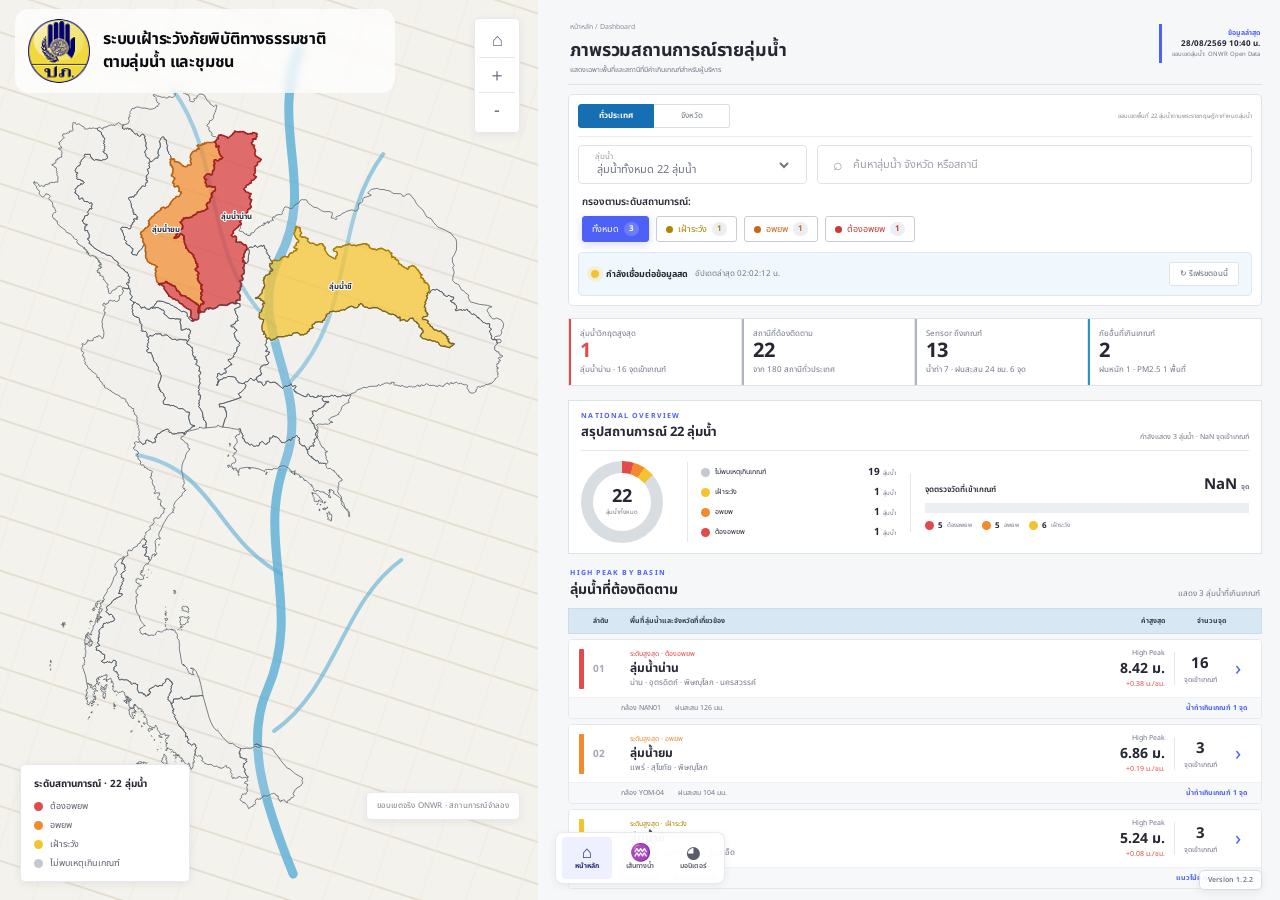
<file: index.html>
<!doctype html>
<html lang="th">
<head>
  <meta charset="utf-8">
  <meta name="viewport" content="width=device-width,initial-scale=1">
  <meta name="description" content="Mockup แดชบอร์ดเฝ้าระวังภัยพิบัติแบบลุ่มน้ำสำหรับผู้บริหาร">
  <title>ภาพรวมสถานการณ์รายลุ่มน้ำ — DDPM CCTV Mockup</title>
  <link rel="preconnect" href="https://js.arcgis.com">
  <link rel="stylesheet" href="https://js.arcgis.com/4.31/esri/themes/light/main.css">
  <link rel="stylesheet" href="mockup.css">
</head>
<body class="mockup-body" data-page="overview">
  <main class="system-shell">
    <section class="map-pane" aria-label="แผนที่สถานการณ์รายลุ่มน้ำ">
      <div class="map-fallback" aria-hidden="true">
        <svg viewBox="0 0 620 900" preserveAspectRatio="xMidYMid slice">
          <defs>
            <pattern id="minorRoads" width="92" height="92" patternUnits="userSpaceOnUse" patternTransform="rotate(18)">
              <path d="M 0 18 H 92 M 0 70 H 92" fill="none" stroke="#dfd9cb" stroke-width="2"/>
              <path d="M 24 0 V 92 M 72 0 V 92" fill="none" stroke="#eee9df" stroke-width="1"/>
            </pattern>
          </defs>
          <rect width="620" height="900" fill="#f4f2ec"/>
          <rect width="620" height="900" fill="url(#minorRoads)" opacity=".78"/>
          <path class="river-line" d="M340 48 C310 132 358 186 320 258 C284 328 354 385 326 462 C296 542 344 608 308 690 C286 740 304 800 334 874"/>
          <path class="river-line thin" d="M214 90 C268 165 240 260 316 327 M424 154 C372 224 398 311 331 382 M178 455 C256 470 254 535 322 574 M442 560 C382 604 378 686 315 731"/>
          <g class="fallback-basins">
            <path class="basin-shape severity-red" d="M278 66 L375 80 L423 174 L391 285 L320 361 L252 302 L232 181 Z"/>
            <path class="basin-shape severity-orange" d="M183 165 L263 139 L286 307 L247 448 L166 405 L136 269 Z"/>
            <path class="basin-shape severity-yellow" d="M405 276 L518 292 L558 430 L520 544 L424 516 L368 397 Z"/>
            <path class="basin-shape severity-muted" d="M248 376 L372 354 L421 526 L363 662 L255 624 L208 501 Z"/>
            <path class="basin-shape severity-muted" d="M172 472 L240 451 L271 636 L230 756 L149 699 L118 576 Z"/>
            <path class="basin-shape severity-muted" d="M337 630 L408 594 L457 704 L418 835 L347 808 L303 708 Z"/>
          </g>
          <g class="fallback-labels">
            <text x="319" y="194">ลุ่มน้ำน่าน</text><text x="183" y="306">ลุ่มน้ำยม</text>
            <text x="438" y="406">ลุ่มน้ำชี</text><text x="285" y="516">เจ้าพระยา</text>
            <text x="155" y="608">แม่กลอง</text><text x="348" y="735">บางปะกง</text>
          </g>
        </svg>
      </div>
      <div id="viewDiv" class="map-canvas" data-map-mode="overview"></div>
      <div class="map-loading-overlay" role="status" aria-live="polite">
        <i aria-hidden="true"></i>
        <b>กำลังโหลดแผนที่</b>
        <span>กำลังเชื่อมต่อข้อมูลแผนที่และขอบเขตพื้นที่</span>
      </div>

      <div class="map-title-card brand-title-card surface" aria-label="ระบบเฝ้าระวังภัยพิบัติทางธรรมชาติตามลุ่มน้ำและชุมชน">
        <img class="agency-logo" src="assets/round-logo.png" alt="ตราสัญลักษณ์กรมป้องกันและบรรเทาสาธารณภัย">
        <span class="brand-title-copy"><b>ระบบเฝ้าระวังภัยพิบัติทางธรรมชาติ</b><strong>ตามลุ่มน้ำ และชุมชน</strong></span>
      </div>
      <div class="map-tools surface" aria-label="เครื่องมือแผนที่">
        <button id="homeBtn" type="button" title="กลับไปมุมมองประเทศไทย">⌂</button>
        <button id="zoomIn" type="button" title="ขยายแผนที่">＋</button>
        <button id="zoomOut" type="button" title="ย่อแผนที่">−</button>
      </div>
      <div class="map-legend surface">
        <b>ระดับสถานการณ์ · 22 ลุ่มน้ำ</b>
        <span><i class="dot red"></i>ต้องอพยพ</span>
        <span><i class="dot orange"></i>อพยพ</span>
        <span><i class="dot yellow"></i>เฝ้าระวัง</span>
        <span><i class="dot gray"></i>ไม่พบเหตุเกินเกณฑ์</span>
      </div>
      <div class="mock-label surface">ขอบเขตจริง ONWR · สถานการณ์จำลอง</div>
    </section>

    <section class="content-pane" aria-label="สรุปสถานการณ์">
      <div class="page-heading">
        <div><span>หน้าหลัก / Dashboard</span><h1>ภาพรวมสถานการณ์รายลุ่มน้ำ</h1><p>แสดงเฉพาะพื้นที่และสถานีที่มีค่าเกินเกณฑ์สำหรับผู้บริหาร</p></div>
        <div class="data-source-chip"><b>ข้อมูลล่าสุด</b><time>28/08/2569 10:40 น.</time><small>ขอบเขตลุ่มน้ำ: ONWR Open Data</small></div>
      </div>
      <header class="control-card">
        <div class="scope-toolbar">
          <div class="scope-switch"><button class="active" type="button">ทั่วประเทศ</button><button type="button">จังหวัด</button></div>
          <span>ขอบเขตพื้นที่ 22 ลุ่มน้ำตามพระราชกฤษฎีกากำหนดลุ่มน้ำ</span>
        </div>
        <div class="control-row top-control-row">
          <label class="select-control">
            <span>ลุ่มน้ำ</span>
            <select id="basinSelect">
              <option value="all">ลุ่มน้ำทั้งหมด 22 ลุ่มน้ำ</option>
              <option value="09">ลุ่มน้ำน่าน</option>
              <option value="08">ลุ่มน้ำยม</option>
              <option value="04">ลุ่มน้ำชี</option>
            </select>
          </label>
          <label class="search-control">
            <span aria-hidden="true">⌕</span>
            <input id="basinSearch" type="search" placeholder="ค้นหาลุ่มน้ำ จังหวัด หรือสถานี">
          </label>
        </div>

        <div class="filter-group">
          <span class="filter-label">กรองตามระดับสถานการณ์:</span>
          <div class="filter-buttons" id="severityFilters">
            <button class="filter-button active" type="button" data-severity="all">ทั้งหมด <b>3</b></button>
            <button class="filter-button yellow" type="button" data-severity="yellow"><i></i>เฝ้าระวัง <b>1</b></button>
            <button class="filter-button orange" type="button" data-severity="orange"><i></i>อพยพ <b>1</b></button>
            <button class="filter-button red" type="button" data-severity="red"><i></i>ต้องอพยพ <b>1</b></button>
          </div>
        </div>

        <div class="live-status">
          <div><span class="pulse-dot"></span><b>กำลังเชื่อมต่อข้อมูลสด</b><small>อัปเดตล่าสุด <time id="clock">--:--:--</time></small></div>
          <button id="refreshBtn" type="button">↻ รีเฟรชตอนนี้</button>
        </div>
      </header>

      <section class="summary-grid" aria-label="ตัวเลขสรุป">
        <article class="summary-card critical-summary">
          <span>ลุ่มน้ำวิกฤตสูงสุด</span><strong>1</strong><small>ลุ่มน้ำน่าน · 16 จุดเข้าเกณฑ์</small>
        </article>
        <article class="summary-card">
          <span>สถานีที่ต้องติดตาม</span><strong>22</strong><small>จาก 180 สถานีทั่วประเทศ</small>
        </article>
        <article class="summary-card">
          <span>Sensor ถึงเกณฑ์</span><strong>15</strong><small>น้ำท่า 7 · ฝนสะสม 24 ชม. 8 จุด</small>
        </article>
        <article class="summary-card hazard-summary">
          <span>ภัยอื่นที่เกินเกณฑ์</span><strong>2</strong><small>ฝนหนัก 1 · PM2.5 1 พื้นที่</small>
        </article>
      </section>

      <section class="national-overview" aria-labelledby="nationalOverviewTitle">
        <div class="overview-chart-heading">
          <div><p>NATIONAL OVERVIEW</p><h2 id="nationalOverviewTitle">สรุปสถานการณ์ 22 ลุ่มน้ำ</h2></div>
          <span id="chartSelection" aria-live="polite">กำลังแสดง 3 ลุ่มน้ำ · 22 จุดเข้าเกณฑ์</span>
        </div>
        <div class="overview-chart-layout">
          <div class="basin-donut" role="img" aria-label="จาก 22 ลุ่มน้ำ ไม่พบเหตุเกินเกณฑ์ 19 ลุ่มน้ำ เฝ้าระวัง 1 ลุ่มน้ำ อพยพ 1 ลุ่มน้ำ และต้องอพยพ 1 ลุ่มน้ำ">
            <div><strong>22</strong><span>ลุ่มน้ำทั้งหมด</span></div>
          </div>
          <dl class="basin-status-totals">
            <div><dt><i class="dot gray"></i>ไม่พบเหตุเกินเกณฑ์</dt><dd>19 <small>ลุ่มน้ำ</small></dd></div>
            <div><dt><i class="dot yellow"></i>เฝ้าระวัง</dt><dd>1 <small>ลุ่มน้ำ</small></dd></div>
            <div><dt><i class="dot orange"></i>อพยพ</dt><dd>1 <small>ลุ่มน้ำ</small></dd></div>
            <div><dt><i class="dot red"></i>ต้องอพยพ</dt><dd>1 <small>ลุ่มน้ำ</small></dd></div>
          </dl>
          <div class="threshold-points">
            <div class="threshold-points-head"><span>จุดตรวจวัดที่เข้าเกณฑ์</span><strong id="activePointTotal">22 <small>จุด</small></strong></div>
            <div class="threshold-bar" role="img" aria-label="จุดเข้าเกณฑ์ทั้งหมด 22 จุด ต้องอพยพ 6 จุด อพยพ 6 จุด เฝ้าระวัง 10 จุด">
              <i class="red" style="width:27.273%"></i><i class="orange" style="width:27.273%"></i><i class="yellow" style="width:45.454%"></i>
            </div>
            <div class="threshold-legend"><span><i class="dot red"></i><b>6</b> ต้องอพยพ</span><span><i class="dot orange"></i><b>6</b> อพยพ</span><span><i class="dot yellow"></i><b>10</b> เฝ้าระวัง</span></div>
          </div>
        </div>
      </section>

      <div class="section-heading">
        <div><p>HIGH PEAK BY BASIN</p><h1>ลุ่มน้ำที่ต้องติดตาม</h1></div>
        <span id="resultCount">แสดง 3 ลุ่มน้ำที่เกินเกณฑ์</span>
      </div>

      <section class="basin-list" id="basinList">
        <div class="basin-table-head" aria-hidden="true"><span></span><span>ลำดับ</span><span>พื้นที่ลุ่มน้ำและจังหวัดที่เกี่ยวข้อง</span><span>ค่าสูงสุด</span><span>จำนวนจุด</span><span></span></div>
        <article class="basin-card" data-severity="red" data-basin="09" data-points="16" data-search="ลุ่มน้ำน่าน น่าน อุตรดิตถ์ พิษณุโลก ต้องอพยพ">
          <button class="basin-main" type="button" data-open-basin="09">
            <span class="severity-bar red"></span>
            <span class="basin-rank">01</span>
            <span class="basin-copy"><small>ระดับสูงสุด · ต้องอพยพ</small><b>ลุ่มน้ำน่าน</b><em>น่าน · อุตรดิตถ์ · พิษณุโลก · นครสวรรค์</em></span>
            <span class="peak-value"><small>High Peak</small><b>8.42 ม.</b><em>+0.38 ม./ชม.</em></span>
            <span class="basin-count"><b>16</b><small>จุดเข้าเกณฑ์</small></span>
            <span class="open-icon">›</span>
          </button>
          <div class="basin-meta"><span>กล้อง NAN01</span><span>ฝนสะสม 126 มม.</span><strong>น้ำท่าเกินเกณฑ์ 1 จุด</strong></div>
        </article>

        <article class="basin-card" data-severity="orange" data-basin="08" data-points="3" data-search="ลุ่มน้ำยม สุโขทัย พิษณุโลก อพยพ">
          <button class="basin-main" type="button" data-open-basin="08">
            <span class="severity-bar orange"></span>
            <span class="basin-rank">02</span>
            <span class="basin-copy"><small>ระดับสูงสุด · อพยพ</small><b>ลุ่มน้ำยม</b><em>แพร่ · สุโขทัย · พิษณุโลก</em></span>
            <span class="peak-value"><small>High Peak</small><b>6.86 ม.</b><em>+0.19 ม./ชม.</em></span>
            <span class="basin-count"><b>3</b><small>จุดเข้าเกณฑ์</small></span>
            <span class="open-icon">›</span>
          </button>
          <div class="basin-meta"><span>กล้อง YOM-04</span><span>ฝนสะสม 104 มม.</span><strong>น้ำท่าเกินเกณฑ์ 1 จุด</strong></div>
        </article>

        <article class="basin-card" data-severity="yellow" data-basin="04" data-points="3" data-search="ลุ่มน้ำชี ขอนแก่น มหาสารคาม เฝ้าระวัง">
          <button class="basin-main" type="button" data-open-basin="04">
            <span class="severity-bar yellow"></span>
            <span class="basin-rank">03</span>
            <span class="basin-copy"><small>ระดับสูงสุด · เฝ้าระวัง</small><b>ลุ่มน้ำชี</b><em>ขอนแก่น · มหาสารคาม · ร้อยเอ็ด</em></span>
            <span class="peak-value"><small>High Peak</small><b>5.24 ม.</b><em>+0.08 ม./ชม.</em></span>
            <span class="basin-count"><b>3</b><small>จุดเข้าเกณฑ์</small></span>
            <span class="open-icon">›</span>
          </button>
          <div class="basin-meta"><span>กล้อง CHI-07</span><span>ฝนสะสม 82 มม.</span><strong>แนวโน้มเพิ่มขึ้นต่อเนื่อง</strong></div>
        </article>
      </section>

      <section class="hazard-section">
        <div class="section-heading compact"><div><p>MULTI-HAZARD EXCEPTION</p><h2>สัญญาณอื่นที่เกินเกณฑ์</h2></div><span>แสดงเฉพาะค่าผิดปกติ</span></div>
        <div class="hazard-grid">
          <article><i class="hazard-icon rain">☂</i><span><b>ฝนตกหนัก</b><small>น่าน · 126 มม./24 ชม.</small></span><strong class="orange-text">เกินเกณฑ์</strong></article>
          <article><i class="hazard-icon air">PM</i><span><b>PM2.5</b><small>เชียงใหม่ · 78 µg/m³</small></span><strong class="red-text">มีผลต่อสุขภาพ</strong></article>
        </div>
      </section>
    </section>

    <nav class="footer-navigation surface" aria-label="เมนูหลัก">
      <a class="active" href="index.html" aria-current="page"><span>⌂</span><b>หน้าหลัก</b></a>
      <a href="basin.html"><span>♒</span><b>เส้นทางน้ำ</b></a>
      <a href="monitor.html"><span>◕</span><b>มอนิเตอร์</b></a>
    </nav>
  </main>
  <script src="data/onwr-basins-22.js"></script>
  <script src="https://js.arcgis.com/4.31/"></script>
  <script src="app.js"></script>
</body>
</html>
</file>
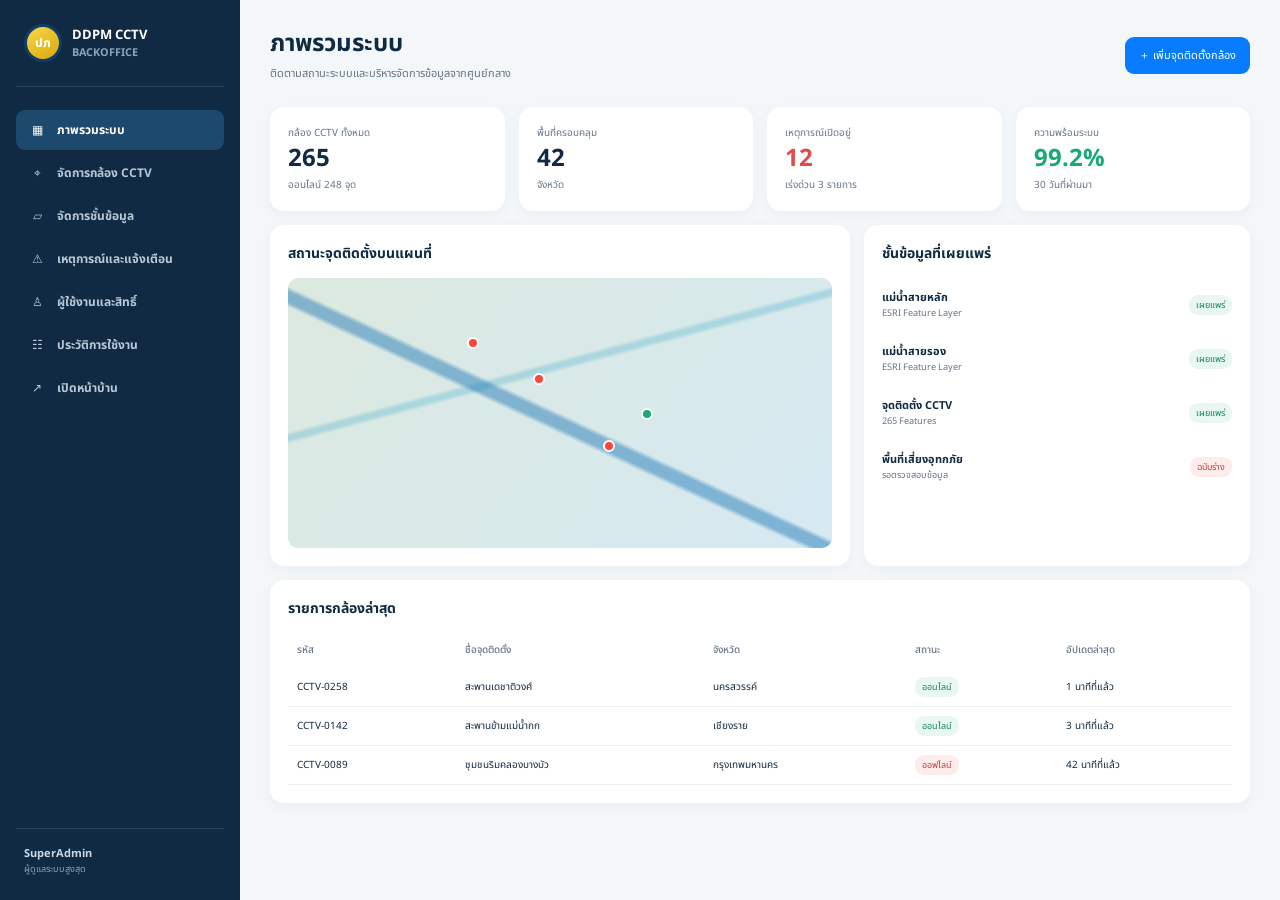
<file: backoffice.html>
<!doctype html><html lang="th"><head><meta charset="utf-8"><meta name="viewport" content="width=device-width,initial-scale=1"><title>Backoffice — DDPM CCTV</title><link rel="stylesheet" href="styles.css"></head><body class="admin-body"><div class="admin-layout">
<aside class="admin-sidebar"><div class="admin-brand"><div class="crest">ปภ</div><b>DDPM CCTV<small>BACKOFFICE</small></b></div><nav class="admin-nav"><a class="active" href="#"><span>▦</span><b>ภาพรวมระบบ</b></a><a href="#"><span>⌖</span><b>จัดการกล้อง CCTV</b></a><a href="#"><span>▱</span><b>จัดการชั้นข้อมูล</b></a><a href="#"><span>⚠</span><b>เหตุการณ์และแจ้งเตือน</b></a><a href="#"><span>♙</span><b>ผู้ใช้งานและสิทธิ์</b></a><a href="#"><span>☷</span><b>ประวัติการใช้งาน</b></a><a href="index.html"><span>↗</span><b>เปิดหน้าบ้าน</b></a></nav><div class="admin-user"><b>SuperAdmin</b><small>ผู้ดูแลระบบสูงสุด</small></div></aside>
<main class="admin-main"><header class="admin-top"><div><h1>ภาพรวมระบบ</h1><p>ติดตามสถานะระบบและบริหารจัดการข้อมูลจากศูนย์กลาง</p></div><button class="primary-btn">＋ เพิ่มจุดติดตั้งกล้อง</button></header>
<section class="admin-stats"><article class="admin-stat"><span>กล้อง CCTV ทั้งหมด</span><b>265</b><small>ออนไลน์ 248 จุด</small></article><article class="admin-stat"><span>พื้นที่ครอบคลุม</span><b>42</b><small>จังหวัด</small></article><article class="admin-stat"><span>เหตุการณ์เปิดอยู่</span><b style="color:#e34b4b">12</b><small>เร่งด่วน 3 รายการ</small></article><article class="admin-stat"><span>ความพร้อมระบบ</span><b style="color:#19a974">99.2%</b><small>30 วันที่ผ่านมา</small></article></section>
<section class="admin-content"><article class="admin-card"><h2>สถานะจุดติดตั้งบนแผนที่</h2><div class="mini-map"><span style="left:45%;top:35%"></span><span style="left:58%;top:60%"></span><span style="left:33%;top:22%"></span><span style="left:65%;top:48%;background:#19a974"></span></div></article><article class="admin-card"><h2>ชั้นข้อมูลที่เผยแพร่</h2><div class="layer-admin"><span><b>แม่น้ำสายหลัก</b><small>ESRI Feature Layer</small></span><span class="pill">เผยแพร่</span></div><div class="layer-admin"><span><b>แม่น้ำสายรอง</b><small>ESRI Feature Layer</small></span><span class="pill">เผยแพร่</span></div><div class="layer-admin"><span><b>จุดติดตั้ง CCTV</b><small>265 Features</small></span><span class="pill">เผยแพร่</span></div><div class="layer-admin"><span><b>พื้นที่เสี่ยงอุทกภัย</b><small>รอตรวจสอบข้อมูล</small></span><span class="pill off">ฉบับร่าง</span></div></article></section>
<section class="admin-card" style="margin-top:14px"><h2>รายการกล้องล่าสุด</h2><table class="table"><thead><tr><th>รหัส</th><th>ชื่อจุดติดตั้ง</th><th>จังหวัด</th><th>สถานะ</th><th>อัปเดตล่าสุด</th></tr></thead><tbody><tr><td>CCTV-0258</td><td>สะพานเดชาติวงศ์</td><td>นครสวรรค์</td><td><span class="pill">ออนไลน์</span></td><td>1 นาทีที่แล้ว</td></tr><tr><td>CCTV-0142</td><td>สะพานข้ามแม่น้ำกก</td><td>เชียงราย</td><td><span class="pill">ออนไลน์</span></td><td>3 นาทีที่แล้ว</td></tr><tr><td>CCTV-0089</td><td>ชุมชนริมคลองบางบัว</td><td>กรุงเทพมหานคร</td><td><span class="pill off">ออฟไลน์</span></td><td>42 นาทีที่แล้ว</td></tr></tbody></table></section>
</main></div></body></html>
</file>
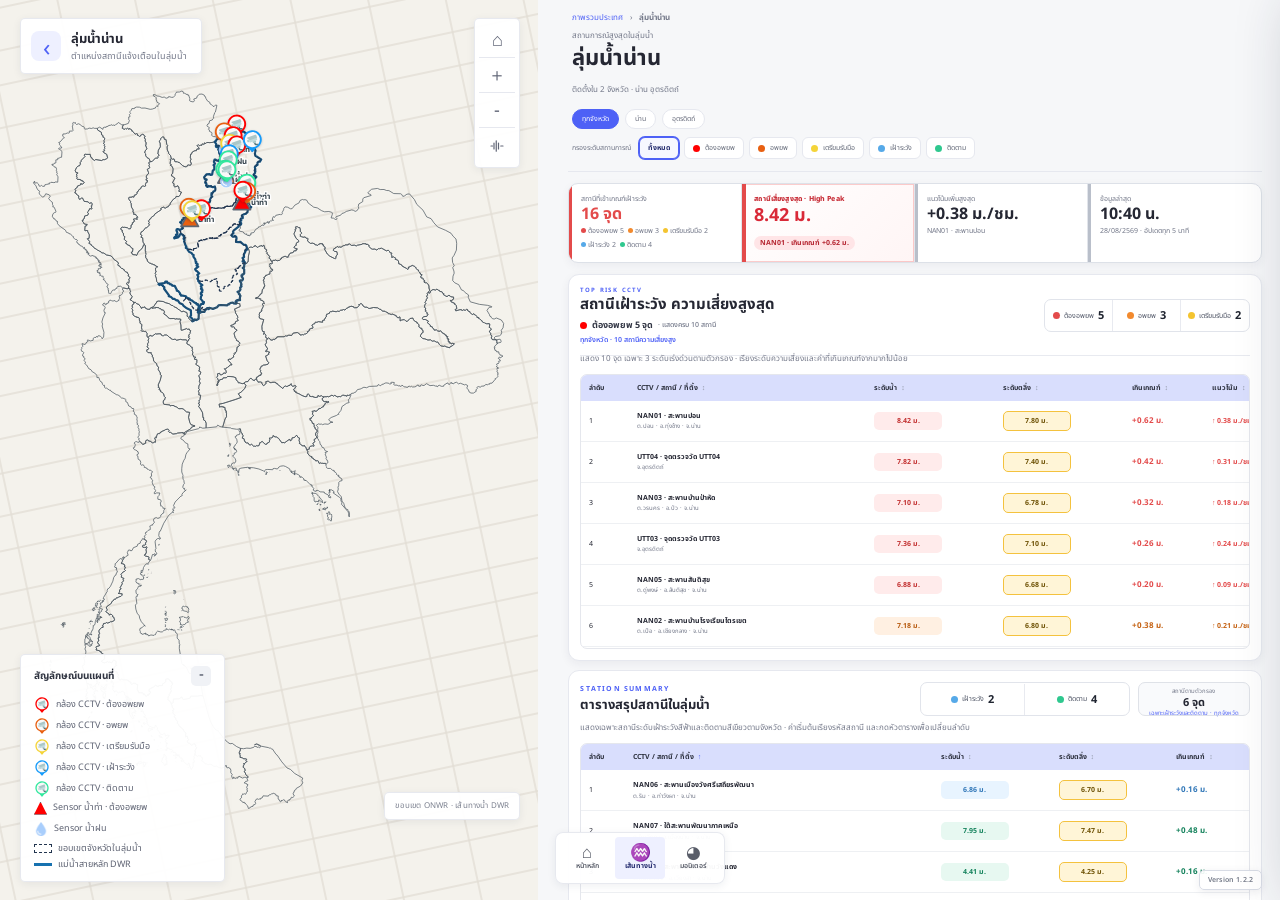
<file: basin.html>
<!doctype html>
<html lang="th">
<head>
  <meta charset="utf-8">
  <meta name="viewport" content="width=device-width,initial-scale=1">
  <meta name="description" content="Mockup รายละเอียดลุ่มน้ำและตารางสรุปสถานี">
  <title>รายละเอียดลุ่มน้ำน่าน — DDPM CCTV Mockup</title>
  <link rel="preconnect" href="https://js.arcgis.com">
  <link rel="stylesheet" href="https://js.arcgis.com/4.31/esri/themes/light/main.css">
  <link rel="stylesheet" href="mockup.css">
</head>
<body class="mockup-body" data-page="basin">
  <main class="system-shell basin-shell">
    <section class="map-pane" aria-label="แผนที่สถานีในลุ่มน้ำน่าน">
      <div class="map-fallback basin-fallback" aria-hidden="true">
        <svg viewBox="0 0 620 900" preserveAspectRatio="xMidYMid slice">
          <defs>
            <pattern id="detailRoads" width="76" height="76" patternUnits="userSpaceOnUse" patternTransform="rotate(-12)">
              <path d="M0 16H76 M0 58H76 M20 0V76" fill="none" stroke="#ded9cf" stroke-width="1.5"/>
            </pattern>
          </defs>
          <rect width="620" height="900" fill="#f4f2ec"/><rect width="620" height="900" fill="url(#detailRoads)" opacity=".8"/>
          <path class="detail-basin-area" d="M222 54 L418 71 L468 190 L425 356 L466 508 L398 695 L329 842 L208 786 L164 624 L206 468 L158 320 L181 168 Z"/>
          <path class="water-route" d="M304 95 C275 182 351 222 302 315 C266 387 350 434 318 525 C292 594 349 646 314 730 C301 761 314 800 332 827"/>
          <g class="route-stations">
            <circle class="station red" cx="304" cy="177" r="13"/><circle class="station orange" cx="306" cy="395" r="12"/><circle class="station yellow" cx="320" cy="651" r="11"/>
            <text x="330" y="170">NAN01 · น่าน</text><text x="330" y="388">UTT05 · อุตรดิตถ์</text><text x="344" y="644">NAN03 · น่าน</text>
          </g>
        </svg>
      </div>
      <div id="viewDiv" class="map-canvas" data-map-mode="basin"></div>
      <div class="map-loading-overlay" role="status" aria-live="polite">
        <i aria-hidden="true"></i>
        <b>กำลังโหลดแผนที่</b>
        <span>กำลังเชื่อมต่อข้อมูลแผนที่และขอบเขตพื้นที่</span>
      </div>
      <div class="map-title-card surface">
        <a class="back-link" href="index.html" aria-label="กลับหน้าภาพรวม">‹</a>
        <span><b>ลุ่มน้ำน่าน</b><small>ตำแหน่งสถานีแจ้งเตือนในลุ่มน้ำ</small></span>
      </div>
      <div class="map-tools surface" aria-label="เครื่องมือแผนที่">
        <button id="homeBtn" type="button" title="แสดงลุ่มน้ำทั้งหมด">⌂</button>
        <button id="zoomIn" type="button" title="ขยายแผนที่">＋</button>
        <button id="zoomOut" type="button" title="ย่อแผนที่">−</button>
        <button class="sensor-layer-control-toggle" id="sensorLayerControlToggle" type="button" title="เปิดหรือปิดตัวเลือกข้อมูล Sensor" aria-label="เปิดหรือปิดตัวเลือกข้อมูล Sensor" aria-expanded="false" aria-controls="sensorLayerPanel">
          <svg viewBox="0 0 24 24" aria-hidden="true"><path d="M4 12h2m2-4v8m3-11v14m3-11v8m3-4h3"/></svg>
        </button>
      </div>
      <div class="sensor-layer-panel surface" id="sensorLayerPanel" aria-label="ควบคุม Layer ข้อมูล Sensor" hidden>
        <header><svg viewBox="0 0 24 24" aria-hidden="true"><path d="M4 12h2m2-4v8m3-11v14m3-11v8m3-4h3"/></svg><b>ข้อมูล Sensor</b></header>
        <button class="sensor-layer-option is-on" type="button" role="switch" aria-checked="true" data-sensor-layer-toggle="flow">
          <i class="sensor-map-symbol flow blue" aria-hidden="true"></i><span>สถานีวัดระดับน้ำท่า</span><em aria-hidden="true"></em>
        </button>
        <button class="sensor-layer-option is-on" type="button" role="switch" aria-checked="true" data-sensor-layer-toggle="rain">
          <img src="assets/sensor-rain.png" alt=""><span>สถานีวัดระดับน้ำฝน</span><em aria-hidden="true"></em>
        </button>
      </div>
      <div class="map-legend surface route-legend" id="basinLegend">
        <button class="legend-toggle" id="basinLegendToggle" type="button" aria-expanded="true" aria-controls="basinLegendItems">
          <b>สัญลักษณ์บนแผนที่</b><span aria-hidden="true">−</span>
        </button>
        <div id="basinLegendItems"></div>
      </div>
      <div class="mock-label surface">ขอบเขต ONWR · เส้นทางน้ำ DWR</div>
    </section>

    <section class="content-pane basin-content">
      <header class="basin-header">
        <div class="breadcrumb"><a href="index.html">ภาพรวมประเทศ</a><span>›</span><b>ลุ่มน้ำน่าน</b></div>
        <div class="basin-title-row">
          <div><p>สถานการณ์สูงสุดในลุ่มน้ำ</p><h1>ลุ่มน้ำน่าน</h1><span class="province-line">ติดตั้งใน 2 จังหวัด · น่าน อุตรดิตถ์</span></div>
        </div>
        <div class="province-chips" aria-label="จังหวัดที่ติดตั้ง"><button class="active" type="button">ทุกจังหวัด</button><button type="button">น่าน</button><button type="button">อุตรดิตถ์</button></div>
        <div class="criteria-filter" id="criteriaFilter" aria-label="กรองตามระดับสถานการณ์">
          <span>กรองระดับสถานการณ์</span>
          <button class="active" type="button" data-criteria="all">ทั้งหมด</button>
          <button type="button" data-criteria="red"><i class="filter-dot red"></i>ต้องอพยพ</button>
          <button type="button" data-criteria="orange"><i class="filter-dot orange"></i>อพยพ</button>
          <button type="button" data-criteria="yellow"><i class="filter-dot yellow"></i>เตรียมรับมือ</button>
          <button type="button" data-criteria="blue"><i class="filter-dot blue"></i>เฝ้าระวัง</button>
          <button type="button" data-criteria="green"><i class="filter-dot green"></i>ติดตาม</button>
        </div>
      </header>

      <section class="detail-summary-grid high-peak-summary-grid" aria-label="สรุปตัวเลขสถานการณ์ลุ่มน้ำ">
        <article class="critical"><span>สถานีที่เข้าเกณฑ์เฝ้าระวัง</span><b id="summaryStationTotal">16 จุด</b><small class="criteria-breakdown" id="summaryStationBreakdown"><span class="red"><i></i>ต้องอพยพ 6</span><span class="orange"><i></i>อพยพ 4</span><span class="yellow"><i></i>เตรียมรับมือ 2</span><span class="blue"><i></i>เฝ้าระวัง 2</span><span class="green"><i></i>ติดตาม 2</span></small></article>
        <article class="high-risk-focus"><span>สถานีเสี่ยงสูงสุด · High Peak</span><b id="summaryHighPeakValue">8.42 ม.</b><small id="summaryHighPeakNote">NAN01 · เกินเกณฑ์ +0.62 ม.</small></article>
        <article><span>แนวโน้มเพิ่มสูงสุด</span><b id="summaryTrendValue">+0.38 ม./ชม.</b><small id="summaryTrendNote">NAN01 · สะพานปอน</small></article>
        <article><span>ข้อมูลล่าสุด</span><b>10:40 น.</b><small>28/08/2569 · อัปเดตทุก 5 นาที</small></article>
      </section>

      <section class="station-section top-risk-section">
        <div class="top-risk-heading">
          <div class="top-risk-title"><p>TOP RISK CCTV</p><h2>สถานีเฝ้าระวัง ความเสี่ยงสูงสุด</h2><strong id="topRiskHeadline"><i class="filter-dot red"></i>ต้องอพยพ 6 จุด <small>· แสดงครบทุกสถานี</small></strong><span class="top-risk-scope" id="topRiskScope">ทุกจังหวัด · 16 สถานี</span></div>
          <div class="top-risk-side">
            <div class="risk-summary" id="riskSummary" aria-label="สรุปจำนวนสถานีเร่งด่วน 3 ระดับ"><span class="red"><i></i>ต้องอพยพ <b>6</b></span><span class="orange"><i></i>อพยพ <b>4</b></span><span class="yellow"><i></i>เตรียมรับมือ <b>2</b></span></div>
          </div>
        </div>
        <p class="station-table-note" id="basinStationNote">แสดงเฉพาะ 3 ระดับเร่งด่วนตามตัวกรอง · กดหัวตารางเพื่อเรียงข้อมูล</p>
        <div class="table-wrap basin-station-table-wrap">
          <table class="data-table basin-station-table">
            <thead><tr><th>ลำดับ</th><th><button class="table-sort-button" type="button" data-table-sort="risk" data-sort-key="code">CCTV / สถานี / ที่ตั้ง</button></th><th><button class="table-sort-button" type="button" data-table-sort="risk" data-sort-key="level">ระดับน้ำ</button></th><th><button class="table-sort-button" type="button" data-table-sort="risk" data-sort-key="bank">ระดับตลิ่ง</button></th><th><button class="table-sort-button" type="button" data-table-sort="risk" data-sort-key="excess">เกินเกณฑ์</button></th><th><button class="table-sort-button" type="button" data-table-sort="risk" data-sort-key="trend">แนวโน้ม</button></th><th><button class="table-sort-button active desc" type="button" data-table-sort="risk" data-sort-key="severity">ระดับเตือนภัย</button></th><th>เวลาล่าสุด</th><th>เครื่องมือ</th></tr></thead>
            <tbody id="basinStationRows"></tbody>
          </table>
        </div>
      </section>

      <section class="station-section basin-all-stations-section">
        <div class="section-heading compact station-summary-heading"><div><p>STATION SUMMARY</p><h2>ตารางสรุปสถานีในลุ่มน้ำ</h2></div><div class="station-summary-tools"><div class="risk-summary station-summary-risk station-follow-summary" id="stationSummaryRisk" aria-label="สรุปสถานีที่ต้องติดตาม"><span class="blue"><i></i>เฝ้าระวัง <b>2</b></span><span class="green"><i></i>ติดตาม <b>4</b></span></div><div class="station-summary-metric"><span>สถานีตามตัวกรอง</span><b id="basinAllStationCount">6 จุด</b><small id="stationSummaryBreakdown">เฉพาะเฝ้าระวังและติดตาม · ทุกจังหวัด</small></div></div></div>
        <p class="station-table-note">แสดงเฉพาะสถานีระดับเฝ้าระวังสีฟ้าและติดตามสีเขียวตามจังหวัด · ค่าเริ่มต้นเรียงรหัสสถานี และกดหัวตารางเพื่อเปลี่ยนลำดับ</p>
        <div class="table-wrap basin-all-station-table-wrap">
          <table class="data-table basin-all-station-table">
            <thead><tr><th>ลำดับ</th><th><button class="table-sort-button active asc" type="button" data-table-sort="summary" data-sort-key="code">CCTV / สถานี / ที่ตั้ง</button></th><th><button class="table-sort-button" type="button" data-table-sort="summary" data-sort-key="level">ระดับน้ำ</button></th><th><button class="table-sort-button" type="button" data-table-sort="summary" data-sort-key="bank">ระดับตลิ่ง</button></th><th><button class="table-sort-button" type="button" data-table-sort="summary" data-sort-key="excess">เกินเกณฑ์</button></th><th><button class="table-sort-button" type="button" data-table-sort="summary" data-sort-key="trend">แนวโน้ม</button></th><th><button class="table-sort-button" type="button" data-table-sort="summary" data-sort-key="severity">ระดับเตือนภัย</button></th><th>เวลาล่าสุด</th><th>เครื่องมือ</th></tr></thead>
            <tbody id="basinAllStationRows"></tbody>
          </table>
        </div>
      </section>

      <section class="sensor-section">
        <div class="section-heading compact"><div><p>THRESHOLD SENSOR ALERTS</p><h2>Sensor ที่ถึงเกณฑ์ในลุ่มน้ำ</h2></div><span id="sensorAlertCount">2 รายการ</span></div>
        <p class="sensor-section-note">แสดงเฉพาะ Sensor น้ำท่าและปริมาณฝน 24 ชั่วโมงที่มีค่าเข้าเกณฑ์เตรียมรับมือ</p>
        <div class="sensor-alert-grid" id="sensorAlertCards"></div>
      </section>

      <section class="station-section sensor-summary-section">
        <div class="section-heading compact"><div><p>SENSOR SUMMARY</p><h2>ตารางสรุป Sensor ในลุ่มน้ำ</h2></div><span id="sensorTableCount">6 สถานี</span></div>
        <div class="sensor-table-tabs" id="sensorTableTabs" role="tablist" aria-label="เลือกประเภท Sensor">
          <button class="active" type="button" role="tab" aria-selected="true" data-sensor-table="flow"><i class="sensor-map-symbol flow red" aria-hidden="true"></i>สถานีวัดระดับน้ำท่า</button>
          <button type="button" role="tab" aria-selected="false" data-sensor-table="rain"><img src="assets/sensor-rain.png" alt="">สถานีวัดปริมาณฝน 24 ชม.</button>
        </div>
        <p class="station-table-note">เลือกประเภท Sensor เพื่อแสดงรายละเอียดสถานี หน่วยงาน เวลาล่าสุด และค่าตรวจวัดที่เกี่ยวข้อง</p>
        <div class="table-wrap sensor-summary-table-wrap">
          <table class="data-table sensor-summary-table"><thead id="sensorTableHead"></thead><tbody id="sensorTableRows"></tbody></table>
        </div>
      </section>

    </section>

    <aside class="all-stations-drawer" id="allStationsDrawer" aria-hidden="true" aria-label="รายการ CCTV ทั้งหมดตามตัวกรอง">
      <header><div><p>ALL CCTV IN BASIN</p><h2>รายการ CCTV ทั้งหมด</h2><span id="allStationSummary">16 จุด · เรียงตามความเสี่ยง</span></div><button id="closeAllStations" type="button" aria-label="ปิดรายการทั้งหมด">×</button></header>
      <div class="table-wrap all-stations-table-wrap"><table class="data-table all-stations-table"><thead><tr><th>อันดับ</th><th>CCTV / สถานี</th><th>ระดับ</th><th>เกินเกณฑ์</th><th>แนวโน้ม</th><th>สถานะ</th></tr></thead><tbody id="allStationRows"></tbody></table></div>
    </aside>
    <div class="drawer-backdrop all-stations-backdrop" id="allStationsBackdrop"></div>

    <aside class="camera-drawer" id="cameraDrawer" aria-hidden="true" aria-label="ข้อมูลสถานีและกล้อง CCTV">
      <header class="station-popup-head">
        <div class="station-popup-brand"><i aria-hidden="true">⌁</i><span><b>ข้อมูลสถานี</b><small>รายละเอียดสถานีและกล้องวงจรปิด</small></span></div>
        <button id="closeDrawer" type="button" aria-label="ปิดรายละเอียด">×</button>
      </header>
      <section class="station-neighbours" aria-label="สถานีก่อนหน้าและถัดไป">
        <div><b>เลือกสถานี "ก่อนหน้า"</b><span id="drawerPreviousStation">ไม่มีรายการก่อนหน้า</span></div>
        <div class="current"><b>สถานี "ที่ดูอยู่"</b><span><i></i><strong id="drawerStation">NAN01 - สะพานปอน</strong></span></div>
        <div><b>เลือกสถานี "ถัดไป"</b><span id="drawerNextStation"><i></i>NAN02 - สะพานบ้านโรงเรียนไตรเขต</span></div>
      </section>
      <div class="drawer-camera-tabs"><span aria-hidden="true">▣</span><button class="active" type="button">กล้องตัวที่ 1</button><button type="button">กล้องตัวที่ 2</button></div>
      <figure class="cctv-camera-frame">
        <div class="cctv-camera-crop"><img id="drawerCameraImage" src="assets/cctv-nan01-reference.png" alt="ภาพตัวอย่างจากกล้อง CCTV"></div>
        <span class="live-chip"><i></i> กล้องตัวที่ 1</span>
        <figcaption><span id="drawerCameraLabel">ภาพตัวอย่างจากกล้อง CCTV</span><time id="drawerUpdated">28/08/2569 13:48</time></figcaption>
      </figure>
      <section class="station-identity">
        <div><h3>▣ <span id="drawerStationHeading">NAN01 - สะพานปอน ต.ปอน อ.ทุ่งช้าง จ.น่าน</span></h3><p>ค่าระดับน้ำจะอัปเดตทุก 1 นาที | อัปเดตเมื่อ: <span id="drawerUpdatedCopy">28/08/2569 13:48</span></p></div>
        <button type="button">ติดตามข้อมูลข่าวสาร</button>
      </section>
      <div class="station-warning" id="drawerWarning" hidden>⚠ ขณะนี้ระดับน้ำเข้าใกล้ระดับตลิ่ง</div>
      <dl class="station-water-cards">
        <div><dt>≋ ระดับน้ำ</dt><dd id="drawerWater">2.98 ม.</dd><small id="drawerWaterMsl">(348.98 ม.รทก.)</small></div>
        <div><dt>⚑ ระดับตลิ่ง</dt><dd id="drawerBank">1.69 ม.</dd><small id="drawerBankMsl">(347.69 ม.รทก.)</small></div>
      </dl>
      <h4 class="station-detail-title">▤ รายละเอียดสถานี</h4>
      <dl class="station-detail-grid">
        <div><dt>◉ สถานที่ตั้ง</dt><dd id="drawerLocation">ต.ปอน อ.ทุ่งช้าง จ.น่าน</dd></div>
        <div><dt>♙ หน่วยงานผู้ดูแล</dt><dd id="drawerAgency">ปภ.จ.น่าน</dd></div>
        <div><dt>▯ เบอร์โทรศัพท์</dt><dd id="drawerPhone">0659360537</dd></div>
        <div><dt>◈ พิกัด</dt><dd id="drawerCoordinates">19.518800, 100.927400</dd></div>
      </dl>
      <button class="station-more-button" type="button">ดูรายละเอียดเพิ่มเติม</button>
      <div class="mini-chart" hidden><div class="chart-head"><b>ระดับน้ำย้อนหลัง 6 ชั่วโมง</b><span>เมตร</span></div><svg viewBox="0 0 360 110" preserveAspectRatio="none"><path class="chart-area" d="M0 98 C46 94 57 83 91 79 C126 75 146 67 181 62 C219 56 244 47 277 34 C310 22 332 15 360 8 L360 110 L0 110 Z"/><path class="chart-line" d="M0 98 C46 94 57 83 91 79 C126 75 146 67 181 62 C219 56 244 47 277 34 C310 22 332 15 360 8"/></svg></div>
      <section class="drawer-analysis" id="drawerAnalysis" hidden>
        <div><small>ผลวิเคราะห์ระดับน้ำ</small><b id="analysisStatus">สูงกว่าระดับตลิ่ง</b></div>
        <p id="analysisCopy">ระดับน้ำมีแนวโน้มเพิ่มขึ้นและอยู่เหนือระดับตลิ่ง ควรติดตามภาพจากกล้องและข้อมูลสถานีอย่างต่อเนื่อง</p>
      </section>
    </aside>
    <div class="drawer-backdrop" id="drawerBackdrop"></div>

    <nav class="footer-navigation surface" aria-label="เมนูหลัก">
      <a href="index.html"><span>⌂</span><b>หน้าหลัก</b></a>
      <a class="active" href="basin.html" aria-current="page"><span>♒</span><b>เส้นทางน้ำ</b></a>
      <a href="monitor.html"><span>◕</span><b>มอนิเตอร์</b></a>
    </nav>
  </main>
  <script src="data/onwr-basins-22.js"></script>
  <script src="data/dpm-provinces-basin09.js"></script>
  <script src="data/cctv-markers.js"></script>
  <script src="https://js.arcgis.com/4.31/"></script>
  <script src="app.js"></script>
</body>
</html>
</file>
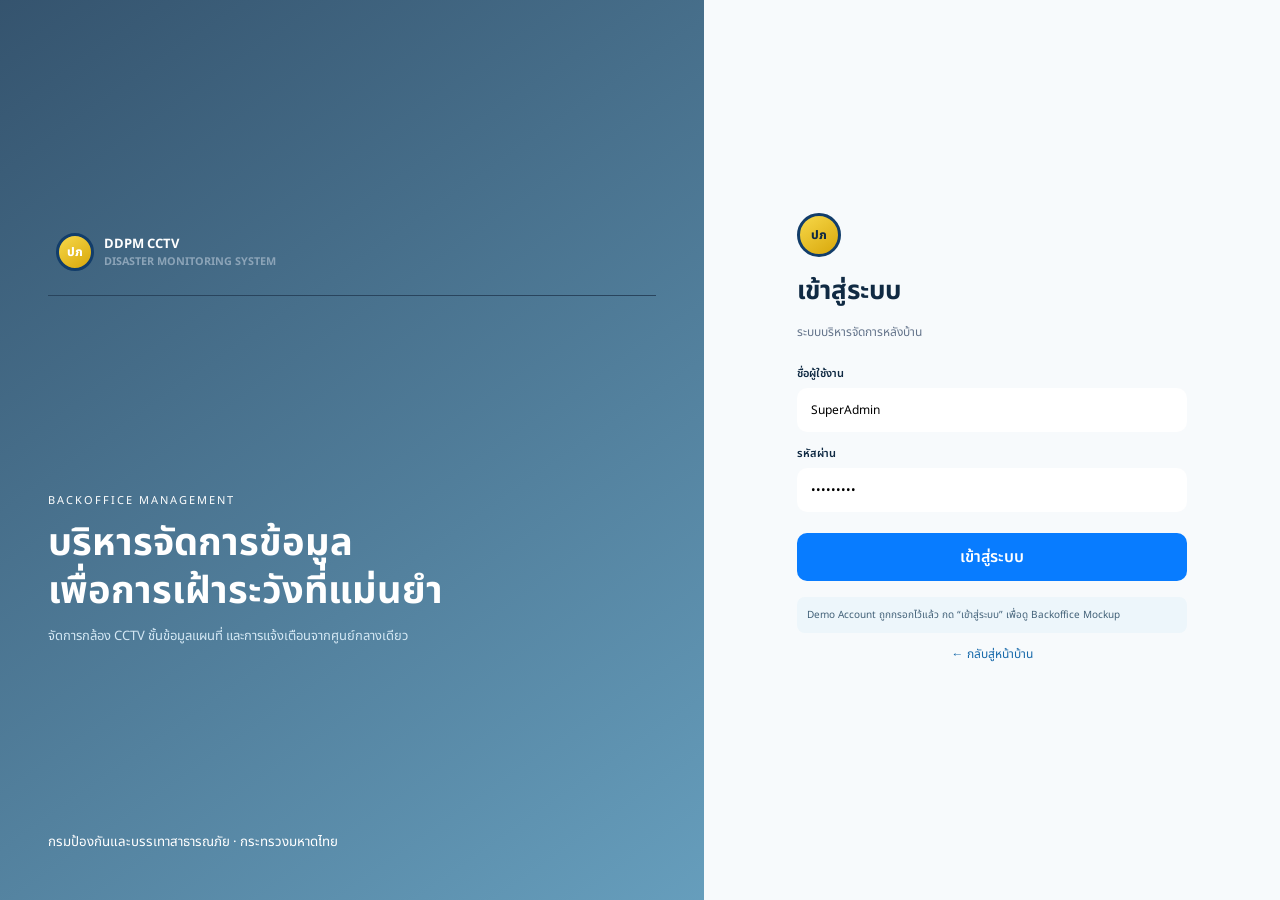
<file: login.html>
<!doctype html><html lang="th"><head><meta charset="utf-8"><meta name="viewport" content="width=device-width,initial-scale=1"><title>เข้าสู่ระบบ — DDPM CCTV</title><link rel="stylesheet" href="styles.css"></head><body class="login-body">
<section class="login-visual"><div class="login-grid"></div><div class="admin-brand"><div class="crest">ปภ</div><b>DDPM CCTV<br><small>DISASTER MONITORING SYSTEM</small></b></div><div class="login-copy"><p>BACKOFFICE MANAGEMENT</p><h1>บริหารจัดการข้อมูล<br>เพื่อการเฝ้าระวังที่แม่นยำ</h1><span>จัดการกล้อง CCTV ชั้นข้อมูลแผนที่ และการแจ้งเตือนจากศูนย์กลางเดียว</span></div><small>กรมป้องกันและบรรเทาสาธารณภัย · กระทรวงมหาดไทย</small></section>
<section class="login-card-wrap"><form class="login-card" id="loginForm"><div class="crest">ปภ</div><h2>เข้าสู่ระบบ</h2><p>ระบบบริหารจัดการหลังบ้าน</p><label class="form-field"><span>ชื่อผู้ใช้งาน</span><input id="username" value="SuperAdmin" autocomplete="username"></label><label class="form-field"><span>รหัสผ่าน</span><input id="password" type="password" value="@Password" autocomplete="current-password"></label><button class="login-submit">เข้าสู่ระบบ</button><div class="demo-note">Demo Account ถูกกรอกไว้แล้ว กด “เข้าสู่ระบบ” เพื่อดู Backoffice Mockup</div><p style="text-align:center"><a href="index.html" style="color:#1769aa;text-decoration:none">← กลับสู่หน้าบ้าน</a></p></form></section>
<script>document.getElementById('loginForm').addEventListener('submit',e=>{e.preventDefault();location.href='backoffice.html'})</script></body></html>
</file>
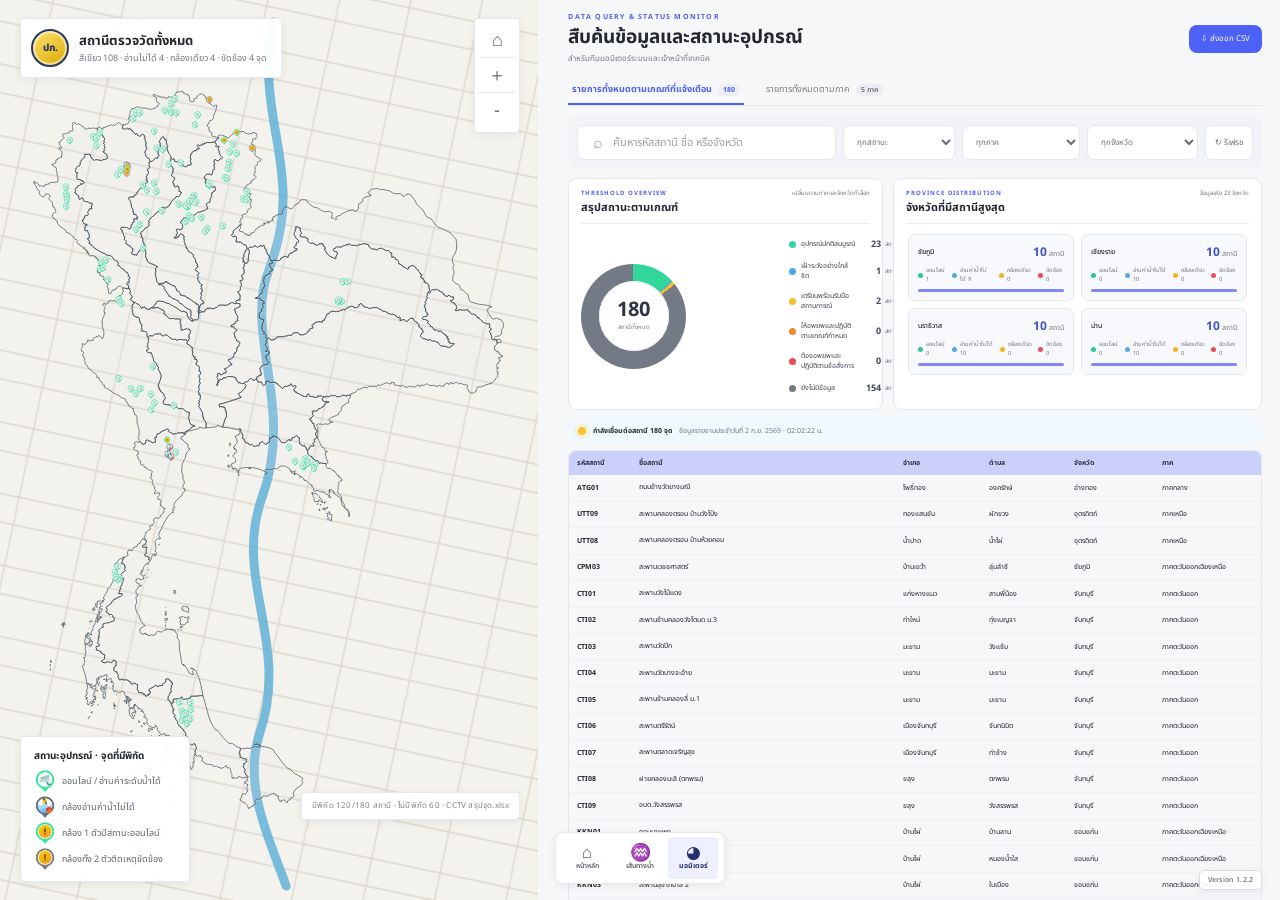
<file: monitor.html>
<!doctype html>
<html lang="th">
<head>
  <meta charset="utf-8">
  <meta name="viewport" content="width=device-width,initial-scale=1">
  <meta name="description" content="Mockup เมนูสืบค้นข้อมูลและสถานะอุปกรณ์สำหรับเจ้าหน้าที่เทคนิค">
  <title>สืบค้นข้อมูลและสถานะอุปกรณ์ — DDPM CCTV Mockup</title>
  <link rel="preconnect" href="https://js.arcgis.com">
  <link rel="stylesheet" href="https://js.arcgis.com/4.31/esri/themes/light/main.css">
  <link rel="stylesheet" href="mockup.css">
</head>
<body class="mockup-body" data-page="monitor">
  <main class="system-shell monitor-shell">
    <section class="map-pane monitor-map" aria-label="แผนที่สถานีทั้งหมด">
      <div class="map-fallback monitor-fallback" aria-hidden="true">
        <svg viewBox="0 0 620 900" preserveAspectRatio="xMidYMid slice">
          <defs><pattern id="monitorRoads" width="70" height="70" patternUnits="userSpaceOnUse" patternTransform="rotate(12)"><path d="M0 12H70 M0 54H70 M22 0V70" fill="none" stroke="#ddd8ce" stroke-width="1.4"/></pattern></defs>
          <rect width="620" height="900" fill="#f4f2ec"/><rect width="620" height="900" fill="url(#monitorRoads)"/>
          <path class="river-line" d="M314 22 C294 122 348 170 310 269 C284 334 336 405 303 497 C273 580 332 643 300 735 C284 787 310 839 327 886"/>
          <g class="monitor-points"><circle class="online" cx="300" cy="136" r="9"/><circle class="warning" cx="359" cy="250" r="10"/><circle class="offline" cx="255" cy="358" r="9"/><circle class="online" cx="340" cy="470" r="9"/><circle class="online" cx="245" cy="596" r="9"/><circle class="warning" cx="358" cy="694" r="10"/><circle class="online" cx="309" cy="792" r="9"/></g>
        </svg>
      </div>
      <div id="viewDiv" class="map-canvas" data-map-mode="monitor"></div>
      <div class="map-loading-overlay" role="status" aria-live="polite">
        <i aria-hidden="true"></i>
        <b>กำลังโหลดแผนที่</b>
        <span>กำลังเชื่อมต่อข้อมูลแผนที่และขอบเขตพื้นที่</span>
      </div>
      <div class="map-title-card surface"><span class="agency-mark">ปภ.</span><span><b>สถานีตรวจวัดทั้งหมด</b><small id="monitorMapSummary">ออนไลน์ 168 · ล่าช้า 0 · ออฟไลน์ 12 จุด</small></span></div>
      <div class="map-tools surface"><button id="homeBtn" type="button">⌂</button><button id="zoomIn" type="button">＋</button><button id="zoomOut" type="button">−</button></div>
      <div class="map-legend monitor-device-legend surface"><b>สถานะอุปกรณ์ · จุดที่มีพิกัด</b><span><img src="assets/cctv-markers/CCTV_WATER_LOW.png" alt="สัญลักษณ์สถานะออนไลน์">ออนไลน์ / อ่านค่าระดับน้ำได้</span><span><img src="assets/cctv-markers/CCTV_WATER_NONE.png" alt="สัญลักษณ์อ่านค่าน้ำไม่ได้">กล้องอ่านค่าน้ำไม่ได้</span><span><img src="assets/cctv-markers/CCTV_STATION_CAMERA_MAINTANANCE_LOW.png" alt="สัญลักษณ์กล้องออนไลน์หนึ่งตัว">กล้อง 1 ตัวมีสถานะออนไลน์</span><span><img src="assets/cctv-markers/CCTV_STATION_CAMERA_OFFLINE.png" alt="สัญลักษณ์กล้องขัดข้อง">กล้องทั้ง 2 ตัวติดเหตุขัดข้อง</span></div>
      <div class="mock-label surface" id="monitorCoordinateNote">พิกัดอ้างอิงจาก CCTV สรุปจุด.xlsx</div>
    </section>

    <section class="content-pane monitor-content">
      <header class="monitor-header">
        <div><p>DATA QUERY & STATUS MONITOR</p><h1>สืบค้นข้อมูลและสถานะอุปกรณ์</h1><span>สำหรับทีมมอนิเตอร์ระบบและเจ้าหน้าที่เทคนิค</span></div>
        <button class="export-button" id="exportCsv" type="button">⇩ ส่งออก CSV</button>
      </header>

      <nav class="monitor-tabs monitor-scope-tabs" aria-label="ขอบเขตสถานี">
        <button class="active" type="button" data-monitor-mode="threshold" aria-selected="true">รายการทั้งหมดตามเกณฑ์ที่แจ้งเตือน <b id="allStationTabCount">180</b></button>
        <button type="button" data-monitor-mode="region" aria-selected="false">รายการทั้งหมดตามภาค <b id="regionTabCount">5 ภาค</b></button>
      </nav>

      <section class="monitor-panel active">
        <div class="monitor-filters">
          <label class="search-control"><span>⌕</span><input id="monitorSearch" type="search" placeholder="ค้นหารหัสสถานี ชื่อ หรือจังหวัด"></label>
          <select id="deviceStatus"><option value="all">ทุกสถานะ</option><option value="online">กล้องออนไลน์</option><option value="water-none">อ่านค่าน้ำไม่ได้</option><option value="delay">กล้อง 1 ตัวออนไลน์</option><option value="offline">กล้อง 2 ตัวขัดข้อง</option></select>
          <select id="monitorRegion"><option value="all">ทุกภาค</option></select>
          <select id="monitorProvince"><option value="all">ทุกจังหวัด</option></select>
          <button id="monitorRefresh" type="button">↻ รีเฟรช</button>
        </div>
        <div class="monitor-overview-grid">
          <article class="monitor-region-card">
            <header><div><p id="monitorOverviewEyebrow">THRESHOLD OVERVIEW</p><h2 id="monitorOverviewTitle">สรุปสถานะตามเกณฑ์</h2></div><span id="monitorOverviewHint">เปลี่ยนตามภาคและจังหวัดที่เลือก</span></header>
            <div class="monitor-region-chart">
              <div class="monitor-region-donut" id="monitorRegionDonut"><div><b>180</b><span>สถานีทั้งหมด</span></div></div>
              <div class="monitor-region-list" id="monitorRegionList"></div>
            </div>
          </article>
          <article class="monitor-province-card">
            <header><div><p>PROVINCE DISTRIBUTION</p><h2 id="monitorProvinceTitle">จังหวัดที่มีสถานีสูงสุด</h2></div><span id="monitorProvinceHint">ข้อมูลจริง 23 จังหวัด</span></header>
            <div class="monitor-province-bars" id="monitorProvinceBars"></div>
          </article>
        </div>
        <div class="monitor-live"><span class="pulse-dot"></span><b id="monitorConnectionText">กำลังเชื่อมต่อสถานี 180 จุด</b><small>ข้อมูลรายงานประจำวันที่ 2 ก.ย. 2569 · <time id="clock">--:--:--</time></small></div>
        <div class="table-wrap monitor-station-table-wrap">
          <table class="data-table monitor-station-table">
            <thead><tr><th>รหัสสถานี</th><th>ชื่อสถานี</th><th>อำเภอ</th><th>ตำบล</th><th>จังหวัด</th><th>ภาค</th><th>สถานะกล้อง 1</th><th>สถานะกล้อง 2</th><th>ระดับน้ำ</th><th>ข้อมูลล่าสุด</th></tr></thead>
            <tbody id="deviceTable"></tbody>
          </table>
        </div>
        <footer class="table-footer"><span id="deviceResult">แสดง 180 จาก 180 สถานี</span><span id="monitorDataSource">ที่มา: Daily Report CCTV - 02092569.xlsx</span></footer>
      </section>
    </section>

    <nav class="footer-navigation surface" aria-label="เมนูหลัก">
      <a href="index.html"><span>⌂</span><b>หน้าหลัก</b></a>
      <a href="basin.html"><span>♒</span><b>เส้นทางน้ำ</b></a>
      <a class="active" href="monitor.html" aria-current="page"><span>◕</span><b>มอนิเตอร์</b></a>
    </nav>
  </main>
  <script src="data/onwr-basins-22.js"></script>
  <script src="data/monitor-stations.js"></script>
  <script src="data/monitor-coordinates.js"></script>
  <script src="https://js.arcgis.com/4.31/"></script>
  <script src="app.js"></script>
</body>
</html>
</file>
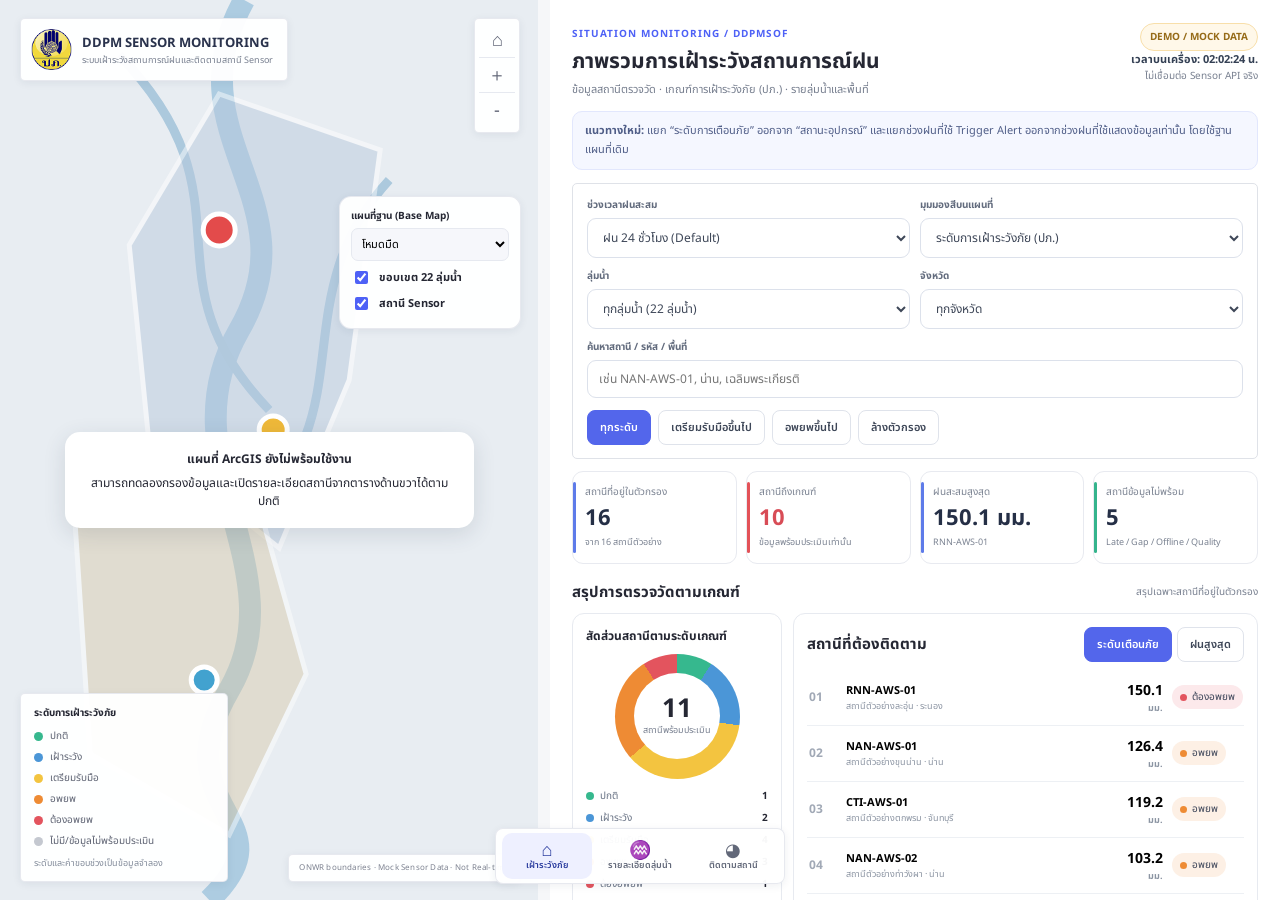
<file: sensor-dashboard-prototype.html>
<!doctype html>
<html lang="th">
<head>
<meta charset="utf-8">
<meta name="viewport" content="width=device-width,initial-scale=1">
<meta name="description" content="DDPM Sensor Monitoring prototype based on existing CCTV dashboard. Mock data only.">
<title>DDPM Sensor Monitoring · Prototype</title>
<link rel="stylesheet" href="https://js.arcgis.com/4.31/esri/themes/light/main.css">
<link rel="stylesheet" href="mockup.css">
<style>
:root{--p:#4e61f6;--line:#e6e9f0;--muted:#777f8f;--text:#273040}
body{font-size:13px}
[hidden]{display:none!important}
.content-pane{padding:23px 22px 94px;background:#fff}
.map-title-card{max-width:75%}
.map-title-card .agency-logo{width:41px;height:41px;object-fit:contain}
.map-title-card strong{display:block;color:#29324c;font-size:13px}
.map-title-card small{font-size:9px}
.map-fallback{background:#e8ecf0}
.map-fallback .fallback-message{position:absolute;top:48%;left:12%;right:12%;background:#fff;border-radius:15px;padding:18px;text-align:center;box-shadow:0 6px 22px #33415524;font-size:12px}
.map-extra{position:absolute;top:196px;right:17px;z-index:6;width:182px;border-radius:12px;padding:11px}
.map-extra label{display:block;font-size:10px;font-weight:700;margin-bottom:4px}
.map-extra select{width:100%;background:#f6f7fb;border:1px solid var(--line);border-radius:7px;padding:6px;font-size:11px}
.map-extra .map-toggle{display:flex;align-items:center;gap:8px;margin-top:7px;font-size:11px;cursor:pointer}
.map-extra input{accent-color:#4e61f6}
.map-legend{min-width:208px}
.map-legend span{font-size:10px}
.mock-label{right:18px;bottom:18px}
.footer-navigation{z-index:20}
.footer-navigation button{min-width:90px;height:46px;border:0;border-radius:10px;background:transparent;color:#626879;padding:4px 10px;display:grid;justify-items:center;align-content:center;cursor:pointer}
.footer-navigation button span{font-size:18px}
.footer-navigation button b{font-size:9px}
.footer-navigation button.active{background:#eef0ff;color:#293b9e}
.prototype-flag{display:inline-flex;align-items:center;gap:5px;border:1px solid #f8dfaa;background:#fff8e9;color:#966b18;padding:5px 9px;border-radius:999px;font-size:10px;font-weight:700}
.prototype-head{display:flex;justify-content:space-between;gap:12px;align-items:flex-start;margin-bottom:12px}
.prototype-head h1{font-size:21px;line-height:1.35;margin:5px 0}
.prototype-head p{font-size:11px;color:var(--muted);margin:0;line-height:1.6}
.kicker{font-size:10px;color:var(--p);font-weight:700;letter-spacing:1px;text-transform:uppercase}
.now-chip{text-align:right;font-size:10px;color:var(--muted);white-space:nowrap}
.now-chip strong{display:block;color:#344054;font-size:11px}
.notice-strip{background:#f5f7ff;border:1px solid #e2e7fd;color:#505e88;padding:10px 12px;border-radius:10px;font-size:11px;margin-bottom:13px;line-height:1.7}
.notice-strip.warn{background:#fff8ed;border-color:#f6e0b7;color:#835b1d}
.control-card{padding:13px 14px}
.filter-grid{display:grid;grid-template-columns:1fr 1fr;gap:10px}
.input-field{min-width:0;display:block}
.input-field > span{display:block;margin-bottom:5px;font-size:10px;font-weight:700;color:#626b7d}
.input-field select,.input-field input{width:100%;padding:9px 11px;background:#fff;border:1px solid #dce1eb;border-radius:9px;color:#3e4758;font-size:12px;outline-color:#6371ea}
.input-field.full{grid-column:1/-1}
.button-line{display:flex;gap:7px;flex-wrap:wrap;margin-top:12px;align-items:center}
.action-btn{background:#fff;border:1px solid #dfe3eb;color:#3e4758;border-radius:8px;padding:8px 12px;font-size:11px;font-weight:600;cursor:pointer}
.action-btn.primary,.action-btn.active{background:#5366eb;color:#fff;border-color:#5366eb}
.action-btn:hover{filter:brightness(.97)}
.action-btn:disabled{opacity:.42;cursor:not-allowed}
.section-title{display:flex;justify-content:space-between;gap:10px;align-items:center;margin:17px 0 9px}
.section-title h2{margin:0;font-size:15px}
.section-title small{font-size:10px;color:var(--muted)}
.kpi-grid{display:grid;grid-template-columns:repeat(4,minmax(0,1fr));gap:9px}
.kpi{border:1px solid #e8eaf0;border-radius:11px;padding:13px 12px;background:#fff;min-width:0;position:relative}
.kpi:before{content:"";position:absolute;left:0;top:10px;bottom:10px;width:3px;border-radius:2px;background:#9ea8bb}
.kpi.warning:before{background:#e35258}
.kpi.info:before{background:#5e7be9}
.kpi.success:before{background:#35b48c}
.kpi strong{display:block;font-size:22px;line-height:1.35;margin:4px 0 2px;color:#252f46}
.kpi.warning strong{color:#d84c56}
.kpi span,.kpi small{display:block;font-size:10px;color:#7a8291;line-height:1.5}
.kpi small{font-size:9px}
.overview-grid{display:grid;grid-template-columns:210px minmax(0,1fr);gap:11px}
.panel{border:1px solid #e7eaf0;border-radius:12px;background:#fff;padding:13px}
.panel h3{font-size:12px;margin:0 0 9px}
.ring-wrap{display:grid;justify-items:center;gap:9px}
.status-ring{width:125px;height:125px;border-radius:50%;display:grid;place-items:center;background:conic-gradient(#dbdee6 0 100%);position:relative}
.status-ring::after{content:"";position:absolute;width:86px;height:86px;border-radius:50%;background:#fff}
.ring-inner{position:relative;z-index:1;text-align:center}
.ring-inner b{display:block;font-size:26px;line-height:1.1}
.ring-inner span{display:block;font-size:9px;color:var(--muted)}
.level-list{width:100%;display:grid;gap:6px}
.level-list div{display:flex;justify-content:space-between;font-size:10px;gap:5px}
.level-list em{display:inline-block;width:8px;height:8px;border-radius:50%;margin-right:6px;vertical-align:middle}
.level-list span{color:#677183}
.summary-note{font-size:10px;color:#7d8594;margin-top:9px;line-height:1.7}
.table-wrap{overflow-x:auto}
.prototable{width:100%;border-collapse:collapse;min-width:540px}
.prototable th{font-size:10px;background:#f7f8fb;color:#657085;text-align:left;padding:10px 8px;white-space:nowrap}
.prototable td{border-bottom:1px solid #edf0f4;padding:10px 8px;font-size:11px;vertical-align:middle}
.prototable tbody tr:hover{background:#f8f9ff}
.prototable td small{display:block;color:#89909d;font-size:9px}
.prototable .number{text-align:right;font-variant-numeric:tabular-nums;font-weight:700}
.inline-link{border:0;background:none;color:#4e61dd;cursor:pointer;padding:0;font-weight:700;font-size:11px;text-align:left}
.inline-link:hover{text-decoration:underline}
.level-pill{display:inline-flex;align-items:center;gap:5px;padding:4px 8px;border-radius:999px;font-size:10px;white-space:nowrap;background:#f3f4f8;color:#536073}
.level-pill i{width:7px;height:7px;border-radius:50%;display:inline-block}
.health-pill{display:inline-flex;gap:5px;align-items:center;border-radius:999px;padding:4px 7px;background:#f3f4f7;color:#5d6576;font-size:10px;white-space:nowrap}
.health-pill.online{background:#e5f7ef;color:#147a53}
.health-pill.late{background:#fff4df;color:#a46b14}
.health-pill.gap{background:#fff0e5;color:#a65d2c}
.health-pill.offline{background:#edf0f3;color:#596579}
.health-pill:before{content:"";width:6px;height:6px;border-radius:50%;background:currentColor}
.ranking-controls{display:flex;gap:5px;flex-wrap:wrap}
.rank-item{width:100%;display:grid;grid-template-columns:28px 1fr 72px 70px;gap:9px;text-align:left;align-items:center;border:0;border-bottom:1px solid #edf0f4;background:#fff;padding:10px 2px;cursor:pointer}
.rank-item:hover{background:#f7f8ff}
.rank-item .rank-no{font-size:12px;color:#a1a9b6;font-weight:700}
.rank-item strong{display:block;font-size:11px}
.rank-item small{display:block;color:#8b94a2;font-size:9px}
.rank-item .rain-num{text-align:right;font-size:14px;font-weight:700}
.empty-state{padding:26px;text-align:center;color:#8b93a1;font-size:11px;background:#f8f9fb;border-radius:9px}
.basin-caption{display:flex;gap:7px;align-items:center;flex-wrap:wrap;font-size:11px;color:#6f7786}
.basin-caption strong{font-size:15px;color:#28314c}
.metric-shelf{display:grid;grid-template-columns:repeat(3,1fr);gap:8px}
.metric-shelf div{padding:11px;border-radius:9px;background:#f7f8fc}
.metric-shelf span{display:block;font-size:10px;color:#7c8493}
.metric-shelf b{display:block;font-size:17px}
.quality-hint{font-size:10px;color:#7d8592;line-height:1.65}
.monitor-summary{display:grid;grid-template-columns:repeat(4,1fr);gap:8px}
.monitor-summary button{background:#fff;border:1px solid #e7eaf0;border-radius:11px;text-align:left;padding:12px;cursor:pointer}
.monitor-summary button.active{border:2px solid #5063ec;background:#f6f7ff}
.monitor-summary span{display:block;font-size:10px;color:#7d8797}
.monitor-summary strong{display:block;font-size:22px;color:#263148}
.drawer-shade{position:fixed;inset:0;background:#25304a78;z-index:50}
.detail-drawer{position:fixed;right:0;top:0;bottom:0;z-index:51;background:#fff;width:min(480px,100vw);box-shadow:-8px 0 35px #17244a40;overflow-y:auto;padding:24px 25px 45px}
.drawer-top{display:flex;justify-content:space-between;align-items:flex-start;gap:12px}
.drawer-top h2{font-size:18px;margin:3px 0}
.drawer-top p{font-size:11px;color:#757e8e;margin:0}
.close-btn{width:34px;height:34px;border:1px solid #e5e8ee;border-radius:8px;background:#fff;cursor:pointer;font-size:20px}
.detail-grid{display:grid;grid-template-columns:1fr 1fr;gap:8px}
.detail-grid article{padding:10px;border:1px solid #ecedf2;border-radius:9px}
.detail-grid label{display:block;font-size:9px;color:#788292}
.detail-grid strong{display:block;font-size:14px;margin-top:4px}
.mini-chart{display:flex;align-items:end;gap:6px;height:110px;background:linear-gradient(0deg,#f3f5fb,white);border-bottom:1px solid #d5dbea;padding:10px 5px 0}
.mini-chart div{flex:1;background:linear-gradient(#7395ed,#5169d6);border-radius:4px 4px 0 0;min-height:3px}
.readings-grid{display:grid;grid-template-columns:1fr 1fr;gap:7px}
.readings-grid div{padding:10px;background:#f6f8fc;border-radius:8px}
.readings-grid span{display:block;font-size:9px;color:#798394}
.readings-grid b{display:block;font-size:12px;margin-top:4px}
.mini-labels{display:flex;justify-content:space-between;color:#929aaa;font-size:9px}
@media(max-width:1180px){.system-shell{grid-template-columns:minmax(340px,40%) minmax(580px,60%)}.kpi-grid{grid-template-columns:repeat(2,1fr)}.overview-grid{grid-template-columns:1fr}}
@media(max-width:800px){.mockup-body{overflow:auto}.system-shell{display:flex;flex-direction:column;height:auto}.map-pane{height:360px;flex:none;border-right:0;border-bottom:8px solid #fff}.content-pane{overflow:visible;padding:18px 14px 100px}.map-extra{top:144px;right:10px;width:160px}.map-title-card{left:10px;top:10px;max-width:70%}.map-tools{right:10px;top:10px}.map-legend{left:10px;bottom:10px;min-width:170px}.mock-label{display:none}.footer-navigation{bottom:8px}.prototype-head{flex-wrap:wrap}.now-chip{text-align:left}.filter-grid{grid-template-columns:1fr 1fr}.overview-grid{grid-template-columns:1fr}.monitor-summary{grid-template-columns:repeat(2,1fr)}}
@media(max-width:460px){.filter-grid,.detail-grid,.readings-grid{grid-template-columns:1fr}.kpi-grid{grid-template-columns:1fr 1fr}.metric-shelf{grid-template-columns:1fr 1fr}.map-extra{top:121px;right:10px}.map-title-card strong{font-size:10px}.footer-navigation button{min-width:74px}}
</style>
</head>
<body class="mockup-body map-failed">
<main class="system-shell">
<section class="map-pane" aria-label="แผนที่สถานการณ์ Sensor">
  <div class="map-fallback" aria-hidden="true">
    <svg viewBox="0 0 620 900" preserveAspectRatio="xMidYMid slice">
      <rect width="620" height="900" fill="#e8edf2"/>
      <path d="M285 0 C210 135 355 200 280 330 S340 570 270 690 S335 820 250 900" stroke="#94bfda" fill="none" stroke-width="22" opacity=".7"/>
      <path d="M160 55 C300 200 180 275 310 410 M430 180 C320 300 410 420 285 515" stroke="#acc9dd" fill="none" stroke-width="9"/>
      <path d="M260 94 L421 150 L390 380 L320 548 L190 445 L170 245Z" fill="#b8c9dd" stroke="#fff" stroke-width="5" opacity=".48"/>
      <path d="M115 510 L291 475 L347 674 L270 835 L131 754Z" fill="#d8c9a7" stroke="#fff" stroke-width="5" opacity=".45"/>
      <circle cx="260" cy="230" r="16" fill="#e34b4b" stroke="#fff" stroke-width="5"/>
      <circle cx="314" cy="430" r="14" fill="#efb939" stroke="#fff" stroke-width="5"/>
      <circle cx="245" cy="680" r="13" fill="#42a2cf" stroke="#fff" stroke-width="5"/>
    </svg>
    <div class="fallback-message"><strong>แผนที่ ArcGIS ยังไม่พร้อมใช้งาน</strong><div style="margin-top:6px">สามารถทดลองกรองข้อมูลและเปิดรายละเอียดสถานีจากตารางด้านขวาได้ตามปกติ</div></div>
  </div>
  <div id="viewDiv" class="map-canvas" aria-label="แผนที่ ArcGIS"></div>
  <div class="map-loading-overlay"><i></i><b>กำลังโหลดแผนที่</b><span>ArcGIS Maps SDK · ONWR 22 ลุ่มน้ำ</span></div>
  <div class="map-title-card surface">
    <img class="agency-logo" src="assets/round-logo.png" alt="ตรา ปภ.">
    <span><strong>DDPM SENSOR MONITORING</strong><small>ระบบเฝ้าระวังสถานการณ์ฝนและติดตามสถานี Sensor</small></span>
  </div>
  <div class="map-tools surface" aria-label="เครื่องมือแผนที่">
    <button id="homeBtn" type="button" title="กลับมุมมองประเทศไทย">⌂</button>
    <button id="zoomIn" type="button" title="ขยายแผนที่">＋</button>
    <button id="zoomOut" type="button" title="ย่อแผนที่">−</button>
  </div>
  <div class="map-extra surface">
    <label for="basemapSelect">แผนที่ฐาน (Base Map)</label>
    <select id="basemapSelect">
      <option value="dark-gray-vector" selected>โหมดมืด</option>
      <option value="topo-vector">ภูมิประเทศ (แบบเดิม)</option>
      <option value="satellite">ภาพดาวเทียม</option>
    </select>
    <label class="map-toggle"><input id="showBasins" type="checkbox" checked>ขอบเขต 22 ลุ่มน้ำ</label>
    <label class="map-toggle"><input id="showStations" type="checkbox" checked>สถานี Sensor</label>
  </div>
  <div class="map-legend surface" id="mapLegend"><b>ระดับตามเกณฑ์ (ข้อมูลจำลอง)</b></div>
  <div class="mock-label surface">ONWR boundaries · Mock Sensor Data · Not Real-time</div>
</section>

<section class="content-pane" aria-live="polite">
  <div id="screen-overview">
    <div class="prototype-head">
      <div><span class="kicker">Situation Monitoring / DDPMSOF</span><h1>ภาพรวมการเฝ้าระวังสถานการณ์ฝน</h1><p>ข้อมูลสถานีตรวจวัด · เกณฑ์การเฝ้าระวังภัย (ปภ.) · รายลุ่มน้ำและพื้นที่</p></div>
      <div class="now-chip"><span class="prototype-flag">DEMO / MOCK DATA</span><strong id="clockLabel">ข้อมูลจำลอง</strong><span>ไม่เชื่อมต่อ Sensor API จริง</span></div>
    </div>
    <div class="notice-strip"><strong>แนวทางใหม่:</strong> แยก “ระดับการเตือนภัย” ออกจาก “สถานะอุปกรณ์” และแยกช่วงฝนที่ใช้ Trigger Alert ออกจากช่วงฝนที่ใช้แสดงข้อมูลเท่านั้น โดยใช้ฐานแผนที่เดิม</div>
    <div class="control-card">
      <div class="filter-grid">
        <label class="input-field"><span>ช่วงเวลาฝนสะสม</span><select id="periodSelect"></select></label>
        <label class="input-field"><span>มุมมองสีบนแผนที่</span><select id="modeSelect"><option value="warning">ระดับการเฝ้าระวังภัย (ปภ.)</option><option value="reference">ช่วงปริมาณฝน (Reference)</option></select></label>
        <label class="input-field"><span>ลุ่มน้ำ</span><select id="basinFilter"></select></label>
        <label class="input-field"><span>จังหวัด</span><select id="provinceFilter"></select></label>
        <label class="input-field full"><span>ค้นหาสถานี / รหัส / พื้นที่</span><input id="searchFilter" placeholder="เช่น NAN-AWS-01, น่าน, เฉลิมพระเกียรติ"></label>
      </div>
      <div class="button-line"><button class="action-btn active" type="button" data-severity="all">ทุกระดับ</button><button class="action-btn" type="button" data-severity="2">เตรียมรับมือขึ้นไป</button><button class="action-btn" type="button" data-severity="3">อพยพขึ้นไป</button><button class="action-btn" type="button" data-action="reset">ล้างตัวกรอง</button></div>
    </div>
    <div id="periodNotice" class="notice-strip warn" hidden></div>
    <div class="kpi-grid" id="overviewKpis"></div>
    <div class="section-title"><h2>สรุปการตรวจวัดตามเกณฑ์</h2><small>สรุปเฉพาะสถานีที่อยู่ในตัวกรอง</small></div>
    <div class="overview-grid">
      <div class="panel"><h3>สัดส่วนสถานีตามระดับเกณฑ์</h3><div class="ring-wrap"><div class="status-ring" id="statusRing"><div class="ring-inner" id="statusRingInner"></div></div><div class="level-list" id="levelCounts"></div></div></div>
      <div class="panel"><div class="section-title" style="margin:0 0 8px"><h2>สถานีที่ต้องติดตาม</h2><div class="ranking-controls"><button type="button" class="action-btn active" data-rank="risk">ระดับเตือนภัย</button><button type="button" class="action-btn" data-rank="rain">ฝนสูงสุด</button></div></div><div id="rankingList"></div></div>
    </div>
    <div class="section-title"><h2>ข้อมูลสถานีตรวจวัด</h2><small id="overviewResult"></small></div>
    <div class="panel" style="padding:0;overflow:hidden">
      <div class="table-wrap"><table class="prototable"><thead><tr><th>สถานี</th><th>พื้นที่/ลุ่มน้ำ</th><th>ฝนสะสม</th><th>เกณฑ์</th><th>ระดับ/สถานะ</th><th>เวลาล่าสุด</th></tr></thead><tbody id="overviewTable"></tbody></table></div>
    </div>
    <p class="summary-note">ข้อมูลเกณฑ์ใน Prototype เป็นค่าจำลองเพื่อทดลองการแสดงผล ไม่ใช่ค่าขอบช่วงที่ ปภ. อนุมัติ • อ้างอิงแนวทาง DDPMSOF-403, 358, 153, 155, 157</p>
  </div>

  <div id="screen-basin" hidden>
    <div class="prototype-head">
      <div><span class="kicker">Basin & Station Drill-down</span><h1 id="basinTitle">รายละเอียดลุ่มน้ำ</h1><p>ค่าฝนสะสมตามช่วงที่เลือก · เกณฑ์รายสถานี · ข้อมูลย้อนหลัง</p></div>
      <button class="action-btn" type="button" data-view="overview">← กลับภาพรวม</button>
    </div>
    <div class="control-card"><div class="filter-grid">
      <label class="input-field"><span>เลือกลุ่มน้ำ</span><select id="basinDetailSelect"></select></label>
      <label class="input-field"><span>ช่วงฝนสะสม</span><select id="basinPeriodSelect"></select></label>
    </div></div>
    <div class="notice-strip"><strong>คำอธิบาย:</strong> สรุปจากค่าของสถานีตัวอย่างภายในลุ่มน้ำ ไม่ใช่ค่าปริมาณฝนเฉลี่ยหรือพื้นที่เสี่ยงทั้งลุ่มน้ำ และยังไม่มี Aggregation Rule ที่อนุมัติ</div>
    <div class="metric-shelf" id="basinMetrics"></div>
    <div class="section-title"><h2>สถานี Sensor ในลุ่มน้ำ</h2><small>กดรายการเพื่อดู Popup และกราฟย้อนหลัง</small></div>
    <div class="panel" style="padding:0;overflow:hidden"><div class="table-wrap"><table class="prototable"><thead><tr><th>สถานี / ที่ตั้ง</th><th>ค่าฝนสะสม</th><th>เกณฑ์ปัจจุบัน</th><th>ระดับ</th><th>สถานะข้อมูล</th></tr></thead><tbody id="basinTable"></tbody></table></div></div>
    <div class="section-title"><h2>แนวทางการดูข้อมูลย้อนหลัง</h2><small>DDPMSOF-160 / 506</small></div>
    <div class="panel"><div class="quality-hint">กดรหัสสถานีเพื่อเปิดรายละเอียด Sensor ทั้ง 9 ประเภท และตัวอย่างกราฟปริมาณฝนย้อนหลังในรูปแบบ Bar Chart โดยมุมมองนี้ยังเป็นข้อมูลจำลอง ไม่ใช่ข้อมูลจากสถานีจริง</div></div>
  </div>

  <div id="screen-monitor" hidden>
    <div class="prototype-head">
      <div><span class="kicker">Station & Device Monitoring</span><h1>ติดตามสถานีและคุณภาพข้อมูล Sensor</h1><p>ตรวจสอบสถานีที่ไม่ส่งข้อมูล ข้อมูลล่าช้า ข้อมูลขาดช่วง และ Data Quality</p></div>
      <button class="action-btn" id="exportCsv" type="button">⇩ ส่งออก CSV</button>
    </div>
    <div class="notice-strip"><strong>แยกจากภัย:</strong> Online / Late / Gap / Offline ไม่ใช่ระดับความรุนแรงของฝน โดยสถานีที่ไม่มีข้อมูลไม่ถือว่า “ฝน 0 มม.” หรือ “ปลอดภัย”</div>
    <div class="monitor-summary" id="monitorKpis"></div>
    <div class="section-title"><h2>รายการสถานีตรวจวัด</h2><small id="monitorResult"></small></div>
    <div class="control-card"><div class="filter-grid">
      <label class="input-field"><span>กรองสถานะการส่งข้อมูล</span><select id="healthSelect"><option value="all">ทุกสถานะ</option><option value="online">Online</option><option value="late">Late</option><option value="gap">Gap</option><option value="offline">Offline</option></select></label>
      <label class="input-field"><span>กรองจังหวัด</span><select id="monitorProvinceSelect"></select></label>
      <label class="input-field full"><span>ค้นหารหัสหรือชื่อสถานี</span><input id="monitorSearch" placeholder="ค้นหาสถานี Sensor"></label>
    </div></div>
    <div class="panel" style="padding:0;overflow:hidden"><div class="table-wrap"><table class="prototable"><thead><tr><th>รหัส / สถานี</th><th>จังหวัด</th><th>ความถี่ส่ง</th><th>สถานะ</th><th>คุณภาพข้อมูล</th><th>ข้อมูลล่าสุด</th><th>รายละเอียด</th></tr></thead><tbody id="monitorTable"></tbody></table></div></div>
    <p class="summary-note">Status ใน Prototype เป็นการกำหนดเพื่อสาธิตเท่านั้น • ต้องยืนยัน Timeout, นิยาม Late/Gap และ Station Aggregation Rule จาก DDPMSOF-116/117 ก่อนใช้จริง</p>
  </div>
</section>

<nav class="footer-navigation surface" aria-label="เมนู Dashboard">
  <button type="button" class="active" data-view="overview"><span>⌂</span><b>เฝ้าระวังภัย</b></button>
  <button type="button" data-view="basin"><span>♒</span><b>รายละเอียดลุ่มน้ำ</b></button>
  <button type="button" data-view="monitor"><span>◕</span><b>ติดตามสถานี</b></button>
</nav>
</main>

<div id="drawerShade" class="drawer-shade" hidden data-action="close"></div>
<aside id="stationDrawer" class="detail-drawer" aria-label="รายละเอียดสถานี Sensor" hidden>
  <div class="drawer-top"><div><span class="kicker">Station Detail · Mock Data</span><h2 id="drawerName"></h2><p id="drawerWhere"></p></div><button class="close-btn" type="button" data-action="close" aria-label="ปิด">×</button></div>
  <div style="margin:17px 0" id="drawerMain"></div>
  <div class="section-title"><h2>ค่าตรวจวัดจาก Sensor (9 ประเภท)</h2><small>ตัวอย่างการแสดงผล</small></div>
  <div class="readings-grid" id="drawerReadings"></div>
  <div class="section-title"><h2>ตัวอย่างกราฟปริมาณฝนย้อนหลัง</h2><small>Rainfall Bar Chart</small></div>
  <div class="mini-chart" id="drawerChart"></div><div class="mini-labels"><span>ย้อนหลัง 7 วัน</span><span>ล่าสุด</span></div>
  <p class="summary-note">เฉพาะการสาธิต UX/UI • กราฟและค่า Sensor อื่นเป็นข้อมูลจำลอง • Story DDPMSOF-156, 157, 160, 506</p>
</aside>

<script src="data/onwr-basins-22.js"></script>
<script src="https://js.arcgis.com/4.31/"></script>
<script>
(function(){
'use strict';
var $ = function(q){return document.querySelector(q)};
var $$ = function(q){return Array.from(document.querySelectorAll(q))};
var periods = [
  {id:'1h',name:'ฝน 1 ชั่วโมง',factor:.13,trigger:true},
  {id:'today',name:'ฝนวันนี้ (07:00–ปัจจุบัน)',factor:.61,trigger:true},
  {id:'yesterday',name:'ฝนวานนี้ (07:00–07:00)',factor:.78,trigger:true},
  {id:'24h',name:'ฝน 24 ชั่วโมง (Default)',factor:1,trigger:true},
  {id:'3d',name:'ฝน 3 วัน',factor:1.78,trigger:true},
  {id:'7d',name:'ฝน 7 วัน',factor:2.5,trigger:false},
  {id:'15d',name:'ฝน 15 วัน',factor:3.7,trigger:false},
  {id:'month',name:'ฝนรายเดือน',factor:4.8,trigger:false},
  {id:'year',name:'ฝนรายปี',factor:7,trigger:false}
];
var levels = ['ปกติ','เฝ้าระวัง','เตรียมรับมือ','อพยพ','ต้องอพยพ'];
var referenceLevels = ['ฝนน้อย','ฝนเล็กน้อย','ฝนปานกลาง','ฝนหนัก','ฝนหนักมาก'];
var levelColors = ['#36b88e','#4b96d7','#f3c440','#ee8b34','#e3545e'];
var healthLabels = {online:'Online',late:'Late',gap:'Gap',offline:'Offline'};
var stations = [
{id:'NAN-AWS-01',name:'สถานีตัวอย่างขุนน่าน',province:'น่าน',district:'เฉลิมพระเกียรติ',sub:'ขุนน่าน',basin:'09',lat:19.484641,lon:101.154311,rain:126.4,health:'online',quality:'valid',custom:false},
{id:'NAN-AWS-02',name:'สถานีตัวอย่างท่าวังผา',province:'น่าน',district:'ท่าวังผา',sub:'ท่าวังผา',basin:'09',lat:19.124,lon:100.781,rain:103.2,health:'online',quality:'valid',custom:true},
{id:'UTT-AWS-01',name:'สถานีตัวอย่างลับแล',province:'อุตรดิตถ์',district:'ลับแล',sub:'ฝายหลวง',basin:'09',lat:17.651,lon:100.035,rain:88.2,health:'late',quality:'valid',custom:false},
{id:'PRE-AWS-01',name:'สถานีตัวอย่างสูงเม่น',province:'แพร่',district:'สูงเม่น',sub:'สูงเม่น',basin:'08',lat:18.041,lon:100.115,rain:91.1,health:'gap',quality:'suspect',custom:true},
{id:'PRE-AWS-02',name:'สถานีตัวอย่างลอง',province:'แพร่',district:'ลอง',sub:'ห้วยอ้อ',basin:'08',lat:18.082,lon:99.841,rain:31.6,health:'online',quality:'valid',custom:false},
{id:'KKN-AWS-01',name:'สถานีตัวอย่างเมืองขอนแก่น',province:'ขอนแก่น',district:'เมืองขอนแก่น',sub:'บ้านเป็ด',basin:'04',lat:16.460,lon:102.789,rain:76.9,health:'online',quality:'valid',custom:false},
{id:'CPM-AWS-01',name:'สถานีตัวอย่างภูเขียว',province:'ชัยภูมิ',district:'ภูเขียว',sub:'บ้านแก้ง',basin:'04',lat:16.390,lon:102.105,rain:18.4,health:'online',quality:'valid',custom:false},
{id:'MHS-AWS-01',name:'สถานีตัวอย่างสบเมย',province:'แม่ฮ่องสอน',district:'สบเมย',sub:'แม่คะตวน',basin:'01',lat:17.933,lon:97.951,rain:149.2,health:'offline',quality:'invalid',custom:false},
{id:'CRI-AWS-01',name:'สถานีตัวอย่างเชียงแสน',province:'เชียงราย',district:'เชียงแสน',sub:'เวียง',basin:'02',lat:20.264,lon:100.087,rain:47.5,health:'online',quality:'valid',custom:false},
{id:'CRI-AWS-02',name:'สถานีตัวอย่างแม่สาย',province:'เชียงราย',district:'แม่สาย',sub:'เวียงพางคำ',basin:'02',lat:20.433,lon:99.887,rain:86.0,health:'online',quality:'valid',custom:true},
{id:'STN-AWS-01',name:'สะพานสามแยกศาลเจ้า (ตัวอย่าง)',province:'สตูล',district:'มะนัง',sub:'ปาล์มพัฒนา',basin:null,lat:6.978700,lon:99.966000,rain:56.8,health:'online',quality:'valid',custom:false},
{id:'STN-AWS-02',name:'สะพานสามแยกป่าพน (ตัวอย่าง)',province:'สตูล',district:'มะนัง',sub:'ปาล์มพัฒนา',basin:null,lat:7.087100,lon:99.982600,rain:0,health:'online',quality:'valid',custom:false},
{id:'CTI-AWS-01',name:'สถานีตัวอย่างตกพรม',province:'จันทบุรี',district:'ขลุง',sub:'ตกพรม',basin:null,lat:12.505,lon:102.220,rain:119.2,health:'online',quality:'valid',custom:true},
{id:'CTI-AWS-02',name:'สถานีตัวอย่างบ่อเวฬุ',province:'จันทบุรี',district:'ขลุง',sub:'บ่อเวฬุ',basin:null,lat:12.605,lon:102.156,rain:27.6,health:'late',quality:'suspect',custom:false},
{id:'TAK-AWS-01',name:'สถานีตัวอย่างพบพระ',province:'ตาก',district:'พบพระ',sub:'พบพระ',basin:null,lat:16.38,lon:98.69,rain:67.8,health:'gap',quality:'suspect',custom:false},
{id:'RNN-AWS-01',name:'สถานีตัวอย่างละอุ่น',province:'ระนอง',district:'ละอุ่น',sub:'ละอุ่นเหนือ',basin:null,lat:9.977,lon:98.800,rain:150.1,health:'online',quality:'valid',custom:false}
];
var basinFeatures = (window.ONWR_BASINS && window.ONWR_BASINS.features) || [];
var basinNames = {};
basinFeatures.forEach(function(f){basinNames[f.properties.code]=f.properties.name_th});
var state = {screen:'overview',period:'24h',mode:'warning',basin:'all',province:'all',query:'',severity:'all',rank:'risk',health:'all',monitorProvince:'all',monitorQuery:'',detailBasin:'09',showBasins:true,showStations:true};
var map,view,Graphic,basinLayer,markerLayer;

function period(){return periods.find(function(p){return p.id===state.period}) || periods[3]}
function rainfall(s){return Math.round(s.rain*period().factor*10)/10}
function thresholds(s){var base=s.custom?[15,45,100,160]:[10,35,90,150];var p=period();return base.map(function(x){return x*p.factor})}
function isTrusted(s){return s.health==='online' && s.quality==='valid'}
function band(s){var v=rainfall(s),bounds=thresholds(state.mode==='reference'?{custom:false}:s);var n=0;bounds.forEach(function(b){if(v>=b)n++});return Math.min(4,n)}
function alertEligible(s){return period().trigger&&isTrusted(s)}
function labelFor(s){if(!isTrusted(s))return 'ยังประเมินไม่ได้';return (state.mode==='warning'&&period().trigger?levels:referenceLevels)[band(s)]}
function colorFor(s){return isTrusted(s)?levelColors[band(s)]:'#96a0ad'}
function basinName(code){return code?('ลุ่มน้ำ'+(basinNames[code]||code)):'รอผูกข้อมูลลุ่มน้ำ'}
function formatNum(n){return Number(n).toLocaleString('th-TH',{maximumFractionDigits:1,minimumFractionDigits:1})}
function escapeHtml(v){return String(v==null?'':v).replace(/[&<>"']/g,function(c){return {'&':'&amp;','<':'&lt;','>':'&gt;','"':'&quot;',"'":'&#39;'}[c]})}
function qualityLabel(s){return {valid:'ปกติ (Valid)',suspect:'น่าสงสัย (Suspect)',invalid:'ผิดปกติ (Invalid)'}[s.quality]}
function statusHtml(s){return '<span class="health-pill '+s.health+'">'+healthLabels[s.health]+'</span>'}
function levelHtml(s){
  if(!isTrusted(s))return '<span class="level-pill"><i style="background:#98a0ad"></i>ไม่พร้อมประเมิน</span>';
  return '<span class="level-pill" style="background:'+colorFor(s)+'20;color:#394256"><i style="background:'+colorFor(s)+'"></i>'+escapeHtml(labelFor(s))+'</span>';
}
function stationMatches(s){
 return (state.basin==='all'||s.basin===state.basin) &&
 (state.province==='all'||s.province===state.province) &&
 (!state.query||[s.id,s.name,s.province,s.district,s.sub].join(' ').toLowerCase().includes(state.query.toLowerCase())) &&
 (state.severity==='all'||(alertEligible(s)&&band(s)>=Number(state.severity)));
}
function visibleStations(){return stations.filter(stationMatches)}
function sortStations(rows){
 var arr=rows.slice();
 arr.sort(function(a,b){
  if(state.rank==='rain')return rainfall(b)-rainfall(a);
  var av=alertEligible(a)?band(a):-1,bv=alertEligible(b)?band(b):-1;
  return bv-av||rainfall(b)-rainfall(a);
 });
 return arr;
}
function renderLegend(){
 var warn=period().trigger&&state.mode==='warning';
 var names=warn?levels:referenceLevels;
 $('#mapLegend').innerHTML='<b>'+(warn?'ระดับการเฝ้าระวังภัย':'ช่วงปริมาณฝน (ไม่ใช่ Alert)')+'</b>'+
  names.map(function(n,i){return '<span><i class="dot" style="background:'+levelColors[i]+'"></i>'+n+'</span>'}).join('')+
  '<span><i class="dot gray"></i>ไม่มี/ข้อมูลไม่พร้อมประเมิน</span>'+
  '<small style="font-size:9px;color:#838c9b;margin-top:2px">ระดับและค่าขอบช่วงเป็นข้อมูลจำลอง</small>';
}
function populateOptions(){
 var periodOptions=periods.map(function(p){return '<option value="'+p.id+'">'+p.name+(p.trigger?'':' · แสดงผลเท่านั้น')+'</option>'}).join('');
 $('#periodSelect').innerHTML=periodOptions;
 $('#basinPeriodSelect').innerHTML=periodOptions;
 var basinOptions='<option value="all">ทุกลุ่มน้ำ (22 ลุ่มน้ำ)</option>'+basinFeatures.map(function(f){return '<option value="'+f.properties.code+'">ลุ่มน้ำ'+escapeHtml(f.properties.name_th)+'</option>'}).join('')+'<option value="unmapped">ยังไม่ผูกลุ่มน้ำ</option>';
 $('#basinFilter').innerHTML=basinOptions;
 var stationBasinCodes=[...new Set(stations.map(function(s){return s.basin}).filter(Boolean))];
 $('#basinDetailSelect').innerHTML=stationBasinCodes.map(function(code){return '<option value="'+code+'">'+escapeHtml(basinName(code))+'</option>'}).join('');
 var provinces=[...new Set(stations.map(function(s){return s.province}))].sort(function(a,b){return a.localeCompare(b,'th')});
 var provinceOptions='<option value="all">ทุกจังหวัด</option>'+provinces.map(function(p){return '<option value="'+p+'">'+p+'</option>'}).join('');
 $('#provinceFilter').innerHTML=provinceOptions;
 $('#monitorProvinceSelect').innerHTML=provinceOptions;
}
function refreshControls(){
 $('#periodSelect').value=state.period;$('#basinPeriodSelect').value=state.period;
 $('#modeSelect').value=state.mode;$('#basinFilter').value=state.basin===null?'unmapped':state.basin;
 $('#provinceFilter').value=state.province;$('#searchFilter').value=state.query;
 $('#basinDetailSelect').value=state.detailBasin;
 $('#healthSelect').value=state.health;
 $('#monitorProvinceSelect').value=state.monitorProvince;$('#monitorSearch').value=state.monitorQuery;
 $$('[data-severity]').forEach(function(b){b.classList.toggle('active',b.dataset.severity===state.severity)});
 $$('[data-rank]').forEach(function(b){b.classList.toggle('active',b.dataset.rank===state.rank)});
 $$('[data-view]').forEach(function(b){b.classList.toggle('active',b.dataset.view===state.screen)});
 $('#showBasins').checked=state.showBasins;$('#showStations').checked=state.showStations;
 var notTrigger=!period().trigger;
 $('#periodNotice').hidden=!notTrigger;
 if(notTrigger)$('#periodNotice').innerHTML='<strong>ช่วงนี้ไม่รองรับ Trigger Alert:</strong> '+period().name+' แสดงค่าฝนและสีประกอบเท่านั้น ไม่สรุปจำนวนสถานีที่เกิด Alert ตาม DDPMSOF-403';
}
function renderKpis(rows){
 var trusted=rows.filter(isTrusted),alerts=trusted.filter(function(s){return period().trigger&&band(s)>0});
 var highest=trusted.length?trusted.slice().sort(function(a,b){return rainfall(b)-rainfall(a)})[0]:null;
 var out=[
 {label:'สถานีที่อยู่ในตัวกรอง',value:rows.length,sub:'จาก '+stations.length+' สถานีตัวอย่าง',cls:'info'},
 {label:'สถานีถึงเกณฑ์',value:period().trigger?alerts.length:'—',sub:period().trigger?'ข้อมูลพร้อมประเมินเท่านั้น':'ช่วงนี้ไม่ Trigger Alert',cls:'warning'},
 {label:'ฝนสะสมสูงสุด',value:highest?formatNum(rainfall(highest))+' มม.':'—',sub:highest?highest.id:'ไม่มีข้อมูลพร้อมใช้งาน',cls:'info'},
 {label:'สถานีข้อมูลไม่พร้อม',value:rows.length-trusted.length,sub:'Late / Gap / Offline / Quality',cls:'success'}
 ];
 $('#overviewKpis').innerHTML=out.map(function(k){return '<article class="kpi '+k.cls+'"><span>'+k.label+'</span><strong>'+k.value+'</strong><small>'+k.sub+'</small></article>'}).join('');
 var totals=[0,0,0,0,0];trusted.forEach(function(s){totals[band(s)]++});
 var total=totals.reduce(function(a,b){return a+b},0),a=0;
 var stops=totals.map(function(n,i){var start=a;a+=total?n/total*100:0;return levelColors[i]+' '+start.toFixed(2)+'% '+a.toFixed(2)+'%'}).join(',');
 $('#statusRing').style.background=total?'conic-gradient('+stops+')':'#dce1e7';
 $('#statusRingInner').innerHTML='<b>'+total+'</b><span>สถานีพร้อมประเมิน</span>';
 $('#levelCounts').innerHTML=totals.map(function(n,i){return '<div><span><em style="background:'+levelColors[i]+'"></em>'+escapeHtml(period().trigger&&state.mode==='warning'?levels[i]:referenceLevels[i])+'</span><b>'+n+'</b></div>'}).join('');
}
function renderOverview(){
 var rows=visibleStations(),ordered=sortStations(rows);
 renderKpis(rows);renderLegend();
 $('#overviewResult').textContent='แสดง '+rows.length+' / '+stations.length+' สถานีตัวอย่าง';
 $('#rankingList').innerHTML=ordered.length?ordered.slice(0,6).map(function(s,i){
  return '<button class="rank-item" type="button" data-station="'+s.id+'"><span class="rank-no">'+String(i+1).padStart(2,'0')+'</span><span><strong>'+s.id+'</strong><small>'+escapeHtml(s.name)+' · '+s.province+'</small></span><span class="rain-num">'+formatNum(rainfall(s))+'<small>มม.</small></span><span>'+levelHtml(s)+'</span></button>';
 }).join(''):'<div class="empty-state">ไม่พบสถานีตามเงื่อนไข</div>';
 $('#overviewTable').innerHTML=ordered.length?ordered.map(function(s){
 return '<tr><td><button class="inline-link" type="button" data-station="'+s.id+'">'+s.id+'</button><small>'+escapeHtml(s.name)+'</small></td><td>'+s.province+'<small>'+escapeHtml(basinName(s.basin))+'</small></td><td class="number">'+(s.health==='offline'?'—':formatNum(rainfall(s))+' มม.')+'</td><td><span class="level-pill">'+(s.custom?'Custom':'Default')+'</span></td><td>'+levelHtml(s)+'</td><td><small>'+(s.health==='offline'?'ไม่มีข้อมูลล่าสุด':'20/11/2569 10:40 (จำลอง)')+'</small>'+statusHtml(s)+'</td></tr>';
 }).join(''):'<tr><td colspan="6"><div class="empty-state">ไม่พบข้อมูลสถานี</div></td></tr>';
}
function renderBasin(){
 var code=state.detailBasin,rows=stations.filter(function(s){return s.basin===code}),trusted=rows.filter(isTrusted);
 $('#basinTitle').textContent=basinName(code);
 var peak=trusted.slice().sort(function(a,b){return rainfall(b)-rainfall(a)})[0];
 var alertN=trusted.filter(function(s){return period().trigger&&band(s)>0}).length;
 $('#basinMetrics').innerHTML='<div><span>สถานีตัวอย่างในลุ่มน้ำ</span><b>'+rows.length+' สถานี</b></div><div><span>ค่าฝนสูงสุด</span><b>'+(peak?formatNum(rainfall(peak))+' มม.':'—')+'</b></div><div><span>สถานีถึงเกณฑ์</span><b>'+(period().trigger?alertN:'ไม่ประเมิน')+'</b></div>';
 $('#basinTable').innerHTML=rows.length?rows.map(function(s){
 return '<tr><td><button class="inline-link" type="button" data-station="'+s.id+'">'+s.id+'</button><small>ต.'+s.sub+' อ.'+s.district+' จ.'+s.province+'</small></td><td class="number">'+(s.health==='offline'?'—':formatNum(rainfall(s))+' มม.')+'</td><td>'+(s.custom?'Custom':'Default')+'<small>DDPMSOF-358</small></td><td>'+levelHtml(s)+'</td><td>'+statusHtml(s)+'</td></tr>';
 }).join(''):'<tr><td colspan="5" class="empty-state">ไม่มีสถานีตัวอย่างในลุ่มน้ำนี้</td></tr>';
}
function monitorRows(){return stations.filter(function(s){
 return (state.health==='all'||s.health===state.health) &&
 (state.monitorProvince==='all'||s.province===state.monitorProvince) &&
 (!state.monitorQuery||[s.id,s.name,s.province,s.district].join(' ').toLowerCase().includes(state.monitorQuery.toLowerCase()));
})}
function renderMonitor(){
 var counts={online:0,late:0,gap:0,offline:0};stations.forEach(function(s){counts[s.health]++});
 $('#monitorKpis').innerHTML=Object.keys(counts).map(function(k){
 return '<button type="button" data-health="'+k+'" class="'+(state.health===k?'active':'')+'"><span>'+healthLabels[k]+'</span><strong>'+counts[k]+'</strong><span>สถานีตัวอย่าง</span></button>';
 }).join('');
 var rows=monitorRows();
 $('#monitorResult').textContent='แสดง '+rows.length+' / '+stations.length+' สถานี';
 $('#monitorTable').innerHTML=rows.length?rows.map(function(s){
  return '<tr><td><button class="inline-link" type="button" data-station="'+s.id+'">'+s.id+'</button><small>'+escapeHtml(s.name)+'</small></td><td>'+s.province+'</td><td>15 นาที<small>ตัวอย่าง</small></td><td>'+statusHtml(s)+'</td><td><span class="level-pill">'+qualityLabel(s)+'</span></td><td>'+(s.health==='offline'?'ไม่พบข้อมูลล่าสุด':'เวลาตัวอย่าง 10:40')+'</td><td><button class="inline-link" type="button" data-station="'+s.id+'">รายละเอียด ›</button></td></tr>';
 }).join(''):'<tr><td colspan="7" class="empty-state">ไม่พบสถานีตามตัวกรอง</td></tr>';
}
function showScreen(name){
 state.screen=name;
 ['overview','basin','monitor'].forEach(function(n){$('#screen-'+n).hidden=n!==name});
 refreshControls();
 renderOverview();renderBasin();renderMonitor();refreshMap();
 $('.content-pane').scrollTop=0;
}
function openStation(id){
 var s=stations.find(function(t){return t.id===id});if(!s)return;
 $('#drawerName').textContent=s.id;
 $('#drawerWhere').textContent=s.name+' · ต.'+s.sub+' อ.'+s.district+' จ.'+s.province;
 var values=[['สถานะการส่งข้อมูล',healthLabels[s.health]],['คุณภาพข้อมูล',qualityLabel(s)],['เกณฑ์การเตือนภัย',s.custom?'Custom — รายสถานี':'Default — เกณฑ์กลาง'],['ปริมาณฝน '+period().name,s.health==='offline'?'ไม่มีข้อมูลพร้อมใช้':formatNum(rainfall(s))+' มม.'],['ผลประเมิน',period().trigger?labelFor(s):'ช่วงนี้ไม่ Trigger Alert'],['ลุ่มน้ำ',basinName(s.basin)]];
 $('#drawerMain').innerHTML='<div class="detail-grid">'+values.map(function(v){return '<article><label>'+escapeHtml(v[0])+'</label><strong>'+escapeHtml(v[1])+'</strong></article>'}).join('')+'</div>';
 var extras=[['ปริมาณฝนสะสม',formatNum(rainfall(s))+' มม.'],['อุณหภูมิ','27.4 °C'],['ความชื้นสัมพัทธ์','78 %'],['ความเร็วลม','8.6 กม./ชม.'],['ทิศทางลม','240°'],['ความกดอากาศ','1,009 hPa'],['CO₂','520 ppm'],['PM2.5','23 µg/m³'],['PM10','41 µg/m³']];
 $('#drawerReadings').innerHTML=extras.map(function(x){return '<div><span>'+x[0]+'</span><b>'+x[1]+'</b></div>'}).join('');
 var factors=[.49,.28,.68,.41,.8,.52,1];
 $('#drawerChart').innerHTML=factors.map(function(f){return '<div title="ตัวอย่าง '+formatNum(s.rain*f/2)+' มม." style="height:'+Math.max(3,Math.round(f*100))+'%"></div>'}).join('');
 $('#drawerShade').hidden=false;$('#stationDrawer').hidden=false;
 if(view){view.goTo({center:[s.lon,s.lat],zoom:10},{duration:450}).catch(function(){})}
}
function closeStation(){$('#drawerShade').hidden=true;$('#stationDrawer').hidden=true}
function updateClock(){
 var d=new Date();
 $('#clockLabel').textContent='เวลาบนเครื่อง: '+d.toLocaleString('th-TH',{hour:'2-digit',minute:'2-digit',second:'2-digit'})+' น.';
}
function downloadCsv(){
 var head=['station_id','station_name','province','district','subdistrict','basin','data_status','quality','rain_24h_mock'];
 var rows=monitorRows().map(function(s){return [s.id,s.name,s.province,s.district,s.sub,s.basin||'',s.health,s.quality,s.rain]});
 var csv='\ufeff'+[head].concat(rows).map(function(row){return row.map(function(v){return '"'+String(v).replace(/"/g,'""')+'"'}).join(',')}).join('\r\n');
 var url=URL.createObjectURL(new Blob([csv],{type:'text/csv;charset=utf-8'}));
 var a=document.createElement('a');a.href=url;a.download='ddpm-sensor-demo.csv';document.body.appendChild(a);a.click();a.remove();setTimeout(function(){URL.revokeObjectURL(url)},500);
}
function initMap(){
 if(!window.require){document.body.classList.add('map-failed');return}
 window.require(['esri/Map','esri/views/MapView','esri/layers/GraphicsLayer','esri/Graphic'],function(Map,MapView,GraphicsLayer,G){
  Graphic=G;basinLayer=new GraphicsLayer({title:'22 ลุ่มน้ำ ONWR'});markerLayer=new GraphicsLayer({title:'สถานี Sensor (Mock)'});
  map=new Map({basemap:$('#basemapSelect').value,layers:[basinLayer,markerLayer]});
  view=new MapView({container:'viewDiv',map:map,center:[100.5,13.45],zoom:5.7,ui:{components:[]},constraints:{minZoom:5}});
  view.when(function(){document.body.classList.remove('map-failed');document.body.classList.add('map-ready');refreshMap()}).catch(function(){document.body.classList.add('map-failed')});
  $('#homeBtn').addEventListener('click',function(){view.goTo({center:[100.5,13.45],zoom:5.7})});
  $('#zoomIn').addEventListener('click',function(){view.zoom+=1});
  $('#zoomOut').addEventListener('click',function(){view.zoom-=1});
  $('#basemapSelect').addEventListener('change',function(){map.basemap=this.value});
  view.on('click',function(event){view.hitTest(event).then(function(result){
    var g=result.results.map(function(r){return r.graphic}).find(function(x){return x && x.attributes && x.attributes.kind});
    if(!g)return;
    if(g.attributes.kind==='station')openStation(g.attributes.id);
    if(g.attributes.kind==='basin'){state.detailBasin=g.attributes.code;showScreen('basin')}
  }).catch(function(){})});
  refreshMap();
 },function(){document.body.classList.add('map-failed')});
}
function refreshMap(){
 if(!Graphic||!basinLayer||!markerLayer)return;
 basinLayer.removeAll();markerLayer.removeAll();
 var rows=state.screen==='monitor'?monitorRows():state.screen==='basin'?stations.filter(function(s){return s.basin===state.detailBasin}):visibleStations();
 if(state.showBasins){
 basinFeatures.forEach(function(f){
 var polygon=f.geometry.coordinates.flatMap(function(p){return p});
 var selected=(state.screen==='basin'&&state.detailBasin===f.properties.code);
 try{basinLayer.add(new Graphic({geometry:{type:'polygon',rings:polygon,spatialReference:{wkid:4326}},symbol:{type:'simple-fill',color:selected?[86,116,229,.2]:[105,129,159,.045],outline:{color:selected?[88,110,225,.9]:[107,137,166,.45],width:selected?1.9:.65}},attributes:{kind:'basin',code:f.properties.code},popupEnabled:false}))}catch(e){}
 });
 }
 if(state.showStations){
 rows.forEach(function(s){
 var c=state.screen==='monitor'?(s.health==='online'?'#28b385':s.health==='late'?'#edc049':s.health==='gap'?'#ee9046':'#8a96a5'):colorFor(s);
 markerLayer.add(new Graphic({geometry:{type:'point',longitude:s.lon,latitude:s.lat,spatialReference:{wkid:4326}},symbol:{type:'simple-marker',style:'circle',color:c,size:11,outline:{color:'#ffffff',width:2}},attributes:{kind:'station',id:s.id},popupTemplate:{title:s.id,content:s.name+' · '+s.province}}));
 });
 }
}
function onChange(selector,cb,eventName){
 $(selector).addEventListener(eventName||'change',cb);
}
function rerender(){refreshControls();renderOverview();renderBasin();renderMonitor();refreshMap()}
populateOptions();refreshControls();renderOverview();renderBasin();renderMonitor();renderLegend();updateClock();setInterval(updateClock,1000);
onChange('#periodSelect',function(e){state.period=e.target.value;if(!period().trigger)state.mode='reference';rerender()});
onChange('#basinPeriodSelect',function(e){state.period=e.target.value;if(!period().trigger)state.mode='reference';rerender()});
onChange('#modeSelect',function(e){state.mode=e.target.value;if(!period().trigger&&state.mode==='warning')state.mode='reference';rerender()});
onChange('#basinFilter',function(e){state.basin=e.target.value==='unmapped'?null:e.target.value;rerender()});
onChange('#provinceFilter',function(e){state.province=e.target.value;rerender()});
onChange('#searchFilter',function(e){state.query=e.target.value.trim();rerender()},'input');
onChange('#basinDetailSelect',function(e){state.detailBasin=e.target.value;rerender()});
onChange('#healthSelect',function(e){state.health=e.target.value;rerender()});
onChange('#monitorProvinceSelect',function(e){state.monitorProvince=e.target.value;rerender()});
onChange('#monitorSearch',function(e){state.monitorQuery=e.target.value.trim();rerender()},'input');
onChange('#showBasins',function(e){state.showBasins=e.target.checked;refreshMap()});
onChange('#showStations',function(e){state.showStations=e.target.checked;refreshMap()});
document.addEventListener('click',function(e){
 var btn=e.target.closest('[data-view],[data-station],[data-action],[data-severity],[data-rank],[data-health]');
 if(!btn)return;
 if(btn.dataset.view){closeStation();showScreen(btn.dataset.view)}
 if(btn.dataset.station){openStation(btn.dataset.station)}
 if(btn.dataset.action==='close'){closeStation()}
 if(btn.dataset.action==='reset'){state.period='24h';state.mode='warning';state.basin='all';state.province='all';state.query='';state.severity='all';rerender()}
 if(btn.dataset.severity){state.severity=btn.dataset.severity;rerender()}
 if(btn.dataset.rank){state.rank=btn.dataset.rank;rerender()}
 if(btn.dataset.health){state.health=btn.dataset.health===state.health?'all':btn.dataset.health;rerender()}
});
$('#exportCsv').addEventListener('click',downloadCsv);
document.addEventListener('keydown',function(e){if(e.key==='Escape')closeStation()});
initMap();
})();
</script>
</body>
</html>
</file>
<file: mockup.css>
@import url('https://fonts.googleapis.com/css2?family=Noto+Sans+Thai:wght@400;500;600;700&display=swap');

:root{
  --primary:#4e61f6;
  --primary-soft:#eef0ff;
  --ink:#252733;
  --muted:#737889;
  --line:#e6e8ef;
  --panel:#f2f3f6;
  --surface:#fff;
  --yellow:#f4c430;
  --yellow-soft:#fff8da;
  --orange:#f28a2e;
  --orange-soft:#fff0e2;
  --red:#e34b4b;
  --red-soft:#ffebeb;
  --green:#32d89a;
  --green-soft:#e4fbf2;
  --shadow:0 10px 30px rgba(35,42,71,.08);
}

*{box-sizing:border-box}
html,body{margin:0;min-width:320px;min-height:100%;font-family:"Noto Sans Thai","Tahoma",sans-serif;color:var(--ink);background:#fff}
button,input,select{font:inherit}
button,a{outline-offset:3px}
.mockup-body{overflow:hidden}
.system-shell{height:100vh;display:grid;grid-template-columns:minmax(430px,43%) minmax(600px,57%);position:relative;background:#fff}
.map-pane{position:relative;min-width:0;overflow:hidden;background:#f1f0eb;border-right:12px solid #fff}
.content-pane{min-width:0;padding:18px 18px 86px;background:#fff;overflow:auto}
.surface{background:rgba(255,255,255,.94);border:1px solid rgba(229,231,238,.9);box-shadow:var(--shadow)}

/* Map and direct-file fallback */
.map-canvas,.map-fallback{position:absolute;inset:0;width:100%;height:100%}
.map-canvas{z-index:1;pointer-events:none;opacity:0;transition:opacity .2s ease}
.map-fallback{z-index:0;opacity:0;visibility:hidden;transition:opacity .25s ease,visibility 0s linear .25s;background:#f4f2ec}
.map-fallback svg{width:100%;height:100%;display:block}
.map-ready .map-canvas{pointer-events:auto;opacity:1}
.map-ready .map-fallback{opacity:0;visibility:hidden}
.map-failed .map-canvas{opacity:0}
.map-failed .map-fallback{opacity:1;visibility:visible;transition-delay:0s}
.map-loading-overlay{position:absolute;inset:0;z-index:4;display:grid;place-content:center;justify-items:center;gap:6px;background:linear-gradient(145deg,#f7f8fa 0%,#f1f4f7 55%,#f7f8fa 100%);color:#535968;text-align:center;transition:opacity .2s ease,visibility .2s ease}
.map-loading-overlay i{width:30px;height:30px;border:3px solid #d9deea;border-top-color:var(--primary);border-radius:50%;animation:map-loading-spin .8s linear infinite}
.map-loading-overlay b{margin-top:4px;font-size:11px;color:#303542}
.map-loading-overlay span{font-size:8px;color:#848a99}
.map-ready .map-loading-overlay,.map-failed .map-loading-overlay{opacity:0;visibility:hidden;pointer-events:none}
@keyframes map-loading-spin{to{transform:rotate(360deg)}}
@media (prefers-reduced-motion:reduce){.map-loading-overlay i{animation-duration:1.8s}}
.basin-station-table{min-width:760px}.basin-station-table td:nth-child(2) b,.basin-station-table td:nth-child(2) small{display:block}.basin-station-table td:nth-child(2) small{font-size:6px;color:var(--muted);margin-top:2px;line-height:1.45}.station-status{display:inline-flex;align-items:center;gap:5px;white-space:nowrap;font-size:7px;font-weight:600}.station-status:before{content:"";width:8px;height:8px;border-radius:50%;background:#bbb}.station-status.red{color:#b92f36}.station-status.red:before{background:var(--red)}.station-status.orange{color:#b85c12}.station-status.orange:before{background:var(--orange)}.station-status.yellow{color:#8e7000}.station-status.yellow:before{background:var(--yellow)}
.esri-ui-corner{display:none!important}
.river-line,.river-line.thin{fill:none;stroke:#5aaed6;stroke-width:9;stroke-linecap:round;opacity:.8}
.river-line.thin{stroke-width:4;opacity:.6}
.basin-shape{stroke:#fff;stroke-width:5;transition:.2s}
.severity-red{fill:rgba(227,75,75,.58)}.severity-orange{fill:rgba(242,138,46,.54)}.severity-yellow{fill:rgba(244,196,48,.55)}.severity-muted{fill:rgba(175,184,191,.25)}
.fallback-labels text{font-family:"Noto Sans Thai",sans-serif;font-size:15px;font-weight:700;fill:#424656;text-anchor:middle;paint-order:stroke;stroke:#fff;stroke-width:4px;stroke-linejoin:round}
.map-title-card{position:absolute;z-index:5;left:20px;top:18px;border-radius:13px;padding:10px 14px 10px 10px;display:flex;align-items:center;gap:10px}
.agency-mark{width:38px;height:38px;border-radius:50%;background:linear-gradient(145deg,#ffe472,#dca800);border:2px solid #283a68;color:#25345c;display:grid;place-items:center;font-size:10px;font-weight:800;box-shadow:inset 0 0 0 2px rgba(255,255,255,.55)}
.map-title-card b,.map-title-card small{display:block}.map-title-card b{font-size:13px}.map-title-card small{font-size:9px;color:var(--muted)}
.map-tools{position:absolute;z-index:5;right:18px;top:18px;padding:4px;border-radius:11px;display:grid}
.map-tools button{width:36px;height:35px;border:0;border-bottom:1px solid var(--line);background:transparent;color:#606576;font-size:18px;cursor:pointer}.map-tools button:last-child{border:0}.map-tools button:hover{background:var(--primary-soft);color:var(--primary)}
.map-tools button svg{width:18px;height:18px;fill:none;stroke:currentColor;stroke-width:1.6;stroke-linecap:round;stroke-linejoin:round;vertical-align:middle}.map-tools .sensor-layer-control-toggle[aria-expanded="true"]{background:var(--primary-soft);color:var(--primary)}
.sensor-layer-panel{position:absolute;z-index:6;right:62px;top:127px;width:250px;padding:8px 12px;border-radius:7px;background:rgba(255,255,255,.98)}.sensor-layer-panel[hidden]{display:none}.sensor-layer-panel header{display:flex;align-items:center;gap:8px;padding:2px 0 8px;border-bottom:1px solid var(--line);color:#3c4352}.sensor-layer-panel header svg{width:18px;height:18px;fill:none;stroke:var(--primary);stroke-width:1.6;stroke-linecap:round}.sensor-layer-panel header b{font-size:11px}.sensor-layer-option{width:100%;min-height:40px;display:grid;grid-template-columns:21px 1fr 34px;align-items:center;gap:8px;border:0;border-bottom:1px solid #eef0f4;background:transparent;padding:5px 0;color:#303643;text-align:left;font:inherit;cursor:pointer}.sensor-layer-option:last-child{border-bottom:0}.sensor-layer-option:hover{color:var(--primary)}.sensor-layer-option span{font-size:10px;font-weight:600}.sensor-layer-option img{width:15px;height:19px;object-fit:contain;justify-self:center}.sensor-layer-option .sensor-map-symbol{width:16px;height:16px;justify-self:center}.sensor-layer-option em{position:relative;width:32px;height:19px;border-radius:999px;background:#cdd2dc;transition:background .18s ease}.sensor-layer-option em:before{content:"";position:absolute;left:2px;top:2px;width:15px;height:15px;border-radius:50%;background:#fff;box-shadow:0 1px 3px rgba(33,39,54,.25);transition:transform .18s ease}.sensor-layer-option.is-on em{background:#5668eb}.sensor-layer-option.is-on em:before{transform:translateX(13px)}
body.sensor-flow-layer-hidden [data-sensor-layer="flow"],body.sensor-rain-layer-hidden [data-sensor-layer="rain"]{display:none!important}
.map-legend{position:absolute;z-index:5;left:20px;bottom:18px;border-radius:12px;padding:11px 13px;display:grid;gap:5px;min-width:170px}.map-legend>b{font-size:10px;margin-bottom:2px}.map-legend span{font-size:9px;color:#5d6272;display:flex;align-items:center;gap:7px}.dot{width:9px;height:9px;border-radius:50%;display:inline-block}.dot.red{background:var(--red)}.dot.orange{background:var(--orange)}.dot.yellow{background:var(--yellow)}.dot.gray{background:#c4c8d0}.dot.green{background:var(--green)}.dot.gray-dark{background:#8d929f}
.mock-label{position:absolute;z-index:5;right:18px;bottom:80px;border-radius:9px;padding:7px 10px;font-size:8px;color:#7d8290;letter-spacing:.2px}

/* Production-aligned controls */
.control-card{background:var(--panel);border-radius:10px;padding:11px;box-shadow:inset 0 0 0 1px #eff0f4;margin-bottom:12px}
.control-row{display:flex;gap:10px}.top-control-row{margin-bottom:10px}.select-control,.search-control{height:44px;background:rgba(255,255,255,.78);border:1px solid transparent;border-radius:24px;display:flex;align-items:center;min-width:0}
.select-control{position:relative;width:34%;padding:0 14px}.select-control>span{position:absolute;left:16px;top:5px;font-size:8px;color:#9b9eaa}.select-control select{width:100%;border:0;background:transparent;padding-top:9px;color:#707583;font-size:11px;outline:0;cursor:pointer}
.search-control{flex:1;padding:0 15px;gap:8px;color:#9a9eaa}.search-control input{width:100%;border:0;background:transparent;outline:0;font-size:11px;color:var(--ink)}.search-control input::placeholder{color:#9da1ac}
.filter-group{padding:0 4px}.filter-label{font-size:10px;font-weight:600;display:block;margin:6px 0}.filter-buttons{display:flex;gap:7px;flex-wrap:wrap}.filter-button{border:1px solid #c9ccd5;background:#fff;color:#666b78;border-radius:7px;padding:5px 9px;font-size:9px;cursor:pointer;display:flex;align-items:center;gap:5px}.filter-button i{width:7px;height:7px;border-radius:50%;background:currentColor}.filter-button b{font-size:8px;background:#eceef3;padding:1px 5px;border-radius:9px}.filter-button.yellow{color:#ad8500}.filter-button.orange{color:#c76819}.filter-button.red{color:#c73b3b}.filter-button.active{background:var(--primary);border-color:var(--primary);color:#fff;box-shadow:0 3px 8px rgba(78,97,246,.22)}.filter-button.active b{background:rgba(255,255,255,.18)}
.live-status{margin-top:10px;padding:9px 12px;border-radius:9px;background:linear-gradient(90deg,#eff9ff,#eef5ff);display:flex;align-items:center;justify-content:space-between}.live-status>div{display:flex;align-items:center;gap:7px}.live-status b{font-size:9px}.live-status small{font-size:8px;color:#6f7887}.pulse-dot{display:inline-block;width:8px;height:8px;border-radius:50%;background:var(--yellow);box-shadow:0 0 0 4px rgba(244,196,48,.16);flex:none}.live-status button{border:0;background:#fff;border-radius:17px;padding:5px 10px;font-size:8px;color:#646978;cursor:pointer}

.summary-grid{display:grid;grid-template-columns:repeat(3,1fr);gap:9px;margin:12px 0 16px}.summary-card{border:1px solid var(--line);border-radius:10px;padding:11px 12px;background:#fff;position:relative;overflow:hidden}.summary-card:before{content:"";position:absolute;left:0;top:0;bottom:0;width:3px;background:#aeb4c6}.summary-card.critical-summary:before{background:var(--red)}.summary-card span,.summary-card small{display:block;color:var(--muted);font-size:8px}.summary-card strong{font-size:22px;line-height:1.15}.summary-card.critical-summary strong{color:var(--red)}.summary-card strong em{font-size:10px;font-style:normal;font-weight:600}
.section-heading{display:flex;align-items:flex-end;justify-content:space-between;margin:5px 2px 8px}.section-heading p,.monitor-header p,.ranking-card p{margin:0;color:var(--primary);font-size:7px;font-weight:700;letter-spacing:1.2px}.section-heading h1,.section-heading h2{margin:1px 0 0;font-size:15px}.section-heading span{font-size:8px;color:var(--muted)}.section-heading.compact{align-items:center;margin:0 0 9px}.section-heading.compact h2{font-size:13px}

/* High Peak list */
.basin-list{display:grid;gap:7px}.basin-card{border:1px solid var(--line);border-radius:10px;background:#fff;overflow:hidden;transition:.18s}.basin-card:hover{border-color:#cbd0f8;box-shadow:0 8px 20px rgba(48,57,98,.07);transform:translateY(-1px)}.basin-card[hidden]{display:none}.basin-main{width:100%;border:0;background:#fff;display:grid;grid-template-columns:5px 28px minmax(170px,1fr) 82px 52px 16px;align-items:center;gap:9px;padding:9px 10px;cursor:pointer;text-align:left;color:inherit}.severity-bar{height:40px;border-radius:5px}.severity-bar.red{background:var(--red)}.severity-bar.orange{background:var(--orange)}.severity-bar.yellow{background:var(--yellow)}.basin-rank{font-size:10px;color:#a5a9b3;font-weight:700}.basin-copy small,.basin-copy b,.basin-copy em,.peak-value small,.peak-value b,.peak-value em,.basin-count b,.basin-count small{display:block}.basin-copy small{font-size:7px;color:var(--red)}.basin-card[data-severity="orange"] .basin-copy small{color:var(--orange)}.basin-card[data-severity="yellow"] .basin-copy small{color:#ad8500}.basin-copy b{font-size:12px}.basin-copy em{font-size:8px;color:var(--muted);font-style:normal}.peak-value{text-align:right}.peak-value small{font-size:7px;color:var(--muted)}.peak-value b{font-size:14px}.peak-value em{font-size:7px;color:var(--red);font-style:normal}.basin-count{text-align:center;border-left:1px solid var(--line)}.basin-count b{font-size:15px}.basin-count small{font-size:7px;color:var(--muted)}.open-icon{color:var(--primary);font-size:20px;font-style:normal}.basin-meta{border-top:1px solid #f0f1f4;background:#fafbfc;padding:5px 14px 5px 52px;display:flex;gap:14px}.basin-meta span,.basin-meta strong{font-size:7px}.basin-meta span{color:var(--muted)}.basin-meta strong{margin-left:auto;color:var(--primary)}
.hazard-section{margin-top:13px;padding-top:11px;border-top:1px solid var(--line)}.hazard-grid{display:grid;grid-template-columns:1fr 1fr;gap:8px}.hazard-grid article{border:1px solid var(--line);border-radius:9px;padding:8px 10px;display:flex;align-items:center;gap:8px}.hazard-grid span{min-width:0}.hazard-grid b,.hazard-grid small{display:block}.hazard-grid b{font-size:9px}.hazard-grid small{font-size:7px;color:var(--muted)}.hazard-grid>article>strong{font-size:7px;margin-left:auto;white-space:nowrap}.hazard-icon{width:30px;height:30px;border-radius:8px;display:grid;place-items:center;font-style:normal;font-weight:700;font-size:11px}.hazard-icon.rain{background:#e8f5ff;color:#338ed0;font-size:16px}.hazard-icon.air{background:#fff0e8;color:#c15c25}.red-text{color:var(--red)!important}.orange-text{color:var(--orange)!important}.green-text{color:#159a6b!important}

/* Footer navigation mirrors the live system */
.footer-navigation{position:fixed;z-index:30;left:50%;bottom:16px;transform:translateX(-50%);display:flex;gap:3px;padding:5px 7px;border-radius:14px}.footer-navigation a{min-width:50px;height:42px;padding:3px 8px;border-radius:9px;text-decoration:none;color:#595d69;display:grid;place-items:center;align-content:center;transition:.15s}.footer-navigation a:hover,.footer-navigation a.active{color:#252d70;background:var(--primary-soft)}.footer-navigation span{font-size:17px;line-height:1}.footer-navigation b{font-size:7px;font-weight:600;line-height:1.2}.footer-navigation a.active b{font-weight:700}
.version-baseline{position:fixed;z-index:29;right:18px;bottom:10px;padding:4px 8px;border:1px solid #d8dce5;border-radius:5px;background:rgba(255,255,255,.92);color:#757b89;font-size:7px;font-weight:600;letter-spacing:.15px;box-shadow:0 2px 8px rgba(36,43,65,.08);pointer-events:none}

/* Basin detail */
.detail-basin-area{fill:rgba(83,174,210,.11);stroke:#52a9cd;stroke-width:3;stroke-dasharray:8 5}.water-route,.water-branch{fill:none;stroke:#278fc3;stroke-width:8;stroke-linecap:round}.water-branch{stroke-width:4;opacity:.65}.route-stations text{font-family:"Noto Sans Thai",sans-serif;font-size:13px;font-weight:700;fill:#3c4252;paint-order:stroke;stroke:#fff;stroke-width:4px}.station{stroke:#fff;stroke-width:5}.station.red{fill:var(--red)}.station.orange{fill:var(--orange)}.station.yellow{fill:var(--yellow)}
.back-link{width:30px;height:30px;border-radius:8px;background:var(--primary-soft);display:grid;place-items:center;text-decoration:none;color:var(--primary);font-size:24px}.route-legend{min-width:205px;max-width:235px;transition:.18s ease}.legend-toggle{width:100%;display:flex;align-items:center;justify-content:space-between;gap:12px;border:0;background:transparent;padding:0;color:#303542;cursor:pointer}.legend-toggle b{font-size:10px}.legend-toggle>span{width:20px;height:20px;border-radius:5px;background:#f0f2f6;color:#394052!important;display:grid!important;place-items:center;font-size:15px!important;line-height:1}.route-legend #basinLegendItems{display:grid;gap:5px;margin-top:6px}.route-legend.collapsed{min-width:176px}.route-legend.collapsed #basinLegendItems{display:none}.route-legend span{display:flex;align-items:center;gap:6px;line-height:1.25}.station-symbol{width:10px;height:10px;border-radius:50%;border:2px solid #fff;box-shadow:0 0 0 1px currentColor}.station-symbol.red{background:var(--red);color:var(--red)}.station-symbol.orange{background:var(--orange);color:var(--orange)}.station-symbol.yellow{background:var(--yellow);color:var(--yellow)}.sensor-map-symbol{width:13px;height:13px;display:inline-block;vertical-align:-2px;background:currentColor;border:1px solid #5d6672;flex:0 0 auto}.sensor-map-symbol.flow{clip-path:polygon(50% 0,100% 100%,0 100%)}.sensor-map-symbol.red{color:#ff0000}.sensor-map-symbol.orange{color:#E86011}.sensor-map-symbol.yellow{color:#F4D439}.sensor-map-symbol.blue{color:#56a9e8}.sensor-rain-legend-icon{width:14px;height:18px;object-fit:contain;flex:0 0 auto}
.basin-content{padding-top:15px}.basin-header{border-bottom:1px solid var(--line);padding:0 4px 12px}.breadcrumb{display:flex;gap:7px;align-items:center;font-size:8px;color:var(--muted);margin-bottom:6px}.breadcrumb a{color:var(--primary);text-decoration:none}.basin-title-row{display:flex;justify-content:space-between;align-items:center;gap:12px}.basin-title-row p{font-size:8px;color:var(--muted);margin:0}.basin-title-row h1{font-size:22px;margin:0}.province-line{font-size:8px;color:var(--muted)}.status-badge{display:inline-flex;align-items:center;justify-content:center;border-radius:15px;padding:4px 8px;font-size:7px;white-space:nowrap}.status-badge.red{background:var(--red-soft);color:#c33232}.status-badge.orange{background:var(--orange-soft);color:#c56213}.status-badge.yellow{background:var(--yellow-soft);color:#987500}.status-badge.normal{background:var(--green-soft);color:#108258}.basin-status-set{display:flex;justify-content:flex-end;gap:5px;flex-wrap:wrap;max-width:260px}.basin-status-set .status-badge{font-size:8px;padding:5px 10px}.province-chips{display:flex;gap:6px;margin-top:10px;flex-wrap:wrap}.province-chips button{border:1px solid var(--line);background:#fff;color:#6d7180;border-radius:15px;padding:4px 9px;font-size:7px;cursor:pointer}.province-chips button.active{color:#fff;background:var(--primary);border-color:var(--primary)}.criteria-filter{display:flex;align-items:center;gap:5px;margin-top:8px;flex-wrap:wrap}.criteria-filter>span{font-size:7px;color:var(--muted);margin-right:3px}.criteria-filter button{display:inline-flex;align-items:center;gap:5px;border:1px solid var(--line);background:#fff;color:#656b7a;border-radius:6px;padding:5px 8px;font-size:7px;cursor:pointer}.criteria-filter button.active{border-color:var(--primary);box-shadow:0 0 0 1px var(--primary);color:#252d70;background:#f6f7ff;font-weight:700}.filter-dot{width:7px;height:7px;border-radius:50%}.filter-dot.red{background:#ff0000}.filter-dot.orange{background:#E86011}.filter-dot.yellow{background:#F4D439}
.detail-summary-grid{display:grid;grid-template-columns:repeat(4,1fr);gap:8px;margin:11px 0}.detail-summary-grid article{border:1px solid var(--line);border-radius:9px;padding:9px 10px}.detail-summary-grid span,.detail-summary-grid small{display:block;font-size:7px;color:var(--muted)}.detail-summary-grid b{font-size:14px}
.travel-card,.station-section{border:1px solid var(--line);border-radius:11px;padding:11px;margin-top:9px;background:#fff}.data-note{background:#f5f6f9;padding:4px 8px;border-radius:12px}.travel-overview{height:30px;border-radius:7px;background:linear-gradient(90deg,var(--red-soft),#fff5e8,var(--yellow-soft));display:flex;align-items:center;justify-content:space-between;padding:0 10px;margin-bottom:9px}.travel-overview span{font-size:7px;color:var(--muted)}.travel-overview b{font-size:9px}.travel-timeline{list-style:none;padding:0;margin:0}.travel-timeline li{display:grid;grid-template-columns:55px 1fr 70px;align-items:center;gap:10px;position:relative;padding:7px 0}.travel-timeline li+li:before{content:"";position:absolute;width:2px;height:17px;background:#d9dce5;left:27px;top:-9px}.time-node{height:28px;border-radius:15px;border:1px solid var(--line);display:grid;place-items:center;font-size:7px;background:#fff}.travel-timeline li.red .time-node{background:var(--red);border-color:var(--red);color:#fff}.travel-timeline li.orange .time-node{border-color:var(--orange);color:#b85c12}.travel-timeline li.yellow .time-node{border-color:var(--yellow);color:#8e7000}.travel-timeline small,.travel-timeline b,.travel-timeline em{display:block}.travel-timeline small,.travel-timeline em{font-size:7px;color:var(--muted);font-style:normal}.travel-timeline b{font-size:9px}.travel-timeline>li>strong{font-size:7px;text-align:right}.travel-timeline li.red>strong{color:var(--red)}.travel-timeline li.orange>strong{color:var(--orange)}.travel-timeline li.yellow>strong{color:#9a7900}
.station-list{display:grid;gap:6px}.station-row{width:100%;display:grid;grid-template-columns:52px minmax(180px,1fr) 70px 72px 12px;align-items:center;gap:9px;border:1px solid #eceef2;background:#fff;border-radius:8px;padding:6px;text-align:left;color:inherit;cursor:pointer}.station-row:hover{background:#fafbff;border-color:#d7daf8}.camera-thumb{width:52px;height:36px;border-radius:6px;background:linear-gradient(150deg,#536d72,#9db9b2 55%,#5b8998);position:relative;overflow:hidden}.camera-thumb.second{background:linear-gradient(150deg,#756d58,#a8b58e 55%,#64878f)}.camera-thumb.third{background:linear-gradient(150deg,#59646b,#9bb0b7 55%,#6d8a90)}.camera-thumb:after{content:"";position:absolute;left:-5px;right:-5px;bottom:4px;height:9px;background:rgba(68,160,186,.7);transform:rotate(-4deg)}.camera-thumb i{position:absolute;z-index:2;left:4px;top:4px;color:#ff4b4b;font-size:6px}.camera-thumb b{position:absolute;z-index:2;left:12px;top:3px;font-size:5px;color:#fff}.station-row>span:nth-child(2) small,.station-row>span:nth-child(2) b,.station-row>span:nth-child(2) em,.water-reading b,.water-reading small{display:block}.station-row>span:nth-child(2) small,.station-row>span:nth-child(2) em,.water-reading small{font-size:6px;color:var(--muted);font-style:normal}.station-row>span:nth-child(2) b{font-size:8px}.water-reading{text-align:right}.water-reading b{font-size:11px}
.station-table-note{margin:-3px 0 9px;font-size:8px;color:var(--muted)}.basin-station-table-wrap{max-height:calc(100vh - 355px);min-height:190px}.basin-station-table{min-width:980px}.basin-station-table tbody tr{cursor:pointer}.basin-station-table tbody tr:focus{outline:2px solid rgba(59,76,193,.34);outline-offset:-2px}.basin-station-table td:nth-child(3) b,.basin-station-table td:nth-child(3) small{display:block}.basin-station-table td:nth-child(3) small{font-size:6px;color:var(--muted);margin-top:2px;line-height:1.45}.basin-water-value,.bank-value{display:inline-flex;justify-content:center;min-width:68px;border-radius:5px;padding:4px 7px;font-size:7px;font-weight:700}.basin-water-value.red{background:var(--red-soft);color:#c33232}.basin-water-value.orange{background:var(--orange-soft);color:#b85c12}.basin-water-value.yellow{background:var(--yellow-soft);color:#8e7000}.bank-value{background:#fff5d7;border:1px solid #f4c23e;color:#705408}.difference-value{font-size:8px}.difference-value.red,.trend-value.red{color:var(--red)}.difference-value.orange,.trend-value.orange{color:#c56213}.difference-value.yellow,.trend-value.yellow{color:#987500}.trend-value{font-size:7px;font-weight:700}.station-tools{display:flex;gap:4px}.station-tool{width:24px;height:24px;border:1px solid #dfe2e8;border-radius:6px;background:#f6f7f9;color:#424854;display:grid;place-items:center;cursor:pointer;font-size:12px}.station-tool:hover,.station-tool:focus{background:var(--primary-soft);border-color:#bfc6fb;color:var(--primary);outline:none}.empty-state{grid-column:1/-1;border:1px dashed #d9dce5;border-radius:8px;padding:18px;text-align:center;color:var(--muted);font-size:8px;background:#fafbfc}
.sensor-section{border:1px solid var(--line);border-radius:11px;padding:11px;margin-top:9px;background:#fff}.sensor-section-note{margin:-3px 0 9px;font-size:8px;color:var(--muted)}.sensor-alert-grid{display:grid;grid-template-columns:1fr 1fr;gap:8px}.sensor-alert-card{display:grid;grid-template-columns:32px 1fr auto;align-items:center;gap:8px;border:1px solid #e8eaef;border-left:4px solid var(--orange);border-radius:8px;padding:8px;background:#fcfcfd}.sensor-alert-card.red{border-left-color:#ff0000}.sensor-alert-card.orange{border-left-color:#E86011}.sensor-alert-card.yellow{border-left-color:#F4D439}.sensor-alert-icon{width:28px;height:28px;background:currentColor;border:2px solid #5d6672;display:block}.sensor-alert-icon.flow{clip-path:polygon(50% 0,100% 100%,0 100%)}.sensor-alert-icon.red{color:#ff0000}.sensor-alert-icon.orange{color:#E86011}.sensor-alert-icon.yellow{color:#F4D439}.sensor-alert-rain-icon{width:25px;height:30px;object-fit:contain;justify-self:center}.sensor-alert-copy small,.sensor-alert-copy b,.sensor-alert-copy em{display:block}.sensor-alert-copy small{font-size:6px;color:var(--muted)}.sensor-alert-copy b{font-size:8px}.sensor-alert-copy em{font-size:7px;color:#8a6a14;font-style:normal}.sensor-alert-reading{text-align:right}.sensor-alert-reading b{display:block;font-size:14px;line-height:1}.sensor-alert-reading small{font-size:6px;color:var(--muted)}

/* Camera drawer */
.camera-drawer{position:fixed;z-index:80;left:50%;top:50%;width:min(760px,92vw);max-height:88vh;background:#fff;border-radius:14px;box-shadow:0 24px 70px rgba(31,37,58,.28);padding:18px;transform:translate(-50%,-44%) scale(.96);opacity:0;pointer-events:none;transition:.22s ease;overflow:auto}.camera-drawer.open{transform:translate(-50%,-50%) scale(1);opacity:1;pointer-events:auto}.drawer-backdrop{position:fixed;z-index:70;inset:0;background:rgba(28,32,48,.38);opacity:0;pointer-events:none;transition:.2s}.drawer-backdrop.open{opacity:1;pointer-events:auto}.drawer-head{display:flex;align-items:flex-start;justify-content:space-between;margin-bottom:12px}.drawer-head small{font-size:8px;color:var(--muted)}.drawer-head h2{margin:1px 0 0;font-size:18px}.drawer-head p{margin:2px 0 0;font-size:8px;color:var(--muted)}.drawer-head button{width:30px;height:30px;border:1px solid #ff5656;border-radius:8px;background:#fff;color:#e84343;font-size:19px;cursor:pointer}.drawer-camera-tabs{display:grid;grid-template-columns:1fr 1fr;gap:4px;padding:4px;background:#f1f2f4;border-radius:8px;margin-bottom:9px}.drawer-camera-tabs button{height:28px;border:0;border-radius:6px;background:transparent;color:#777c8b;font-size:8px;cursor:pointer}.drawer-camera-tabs button.active{background:#fff;color:#303441;font-weight:700;box-shadow:0 1px 3px rgba(25,35,56,.08)}.video-mock{height:280px;border-radius:9px;overflow:hidden;position:relative;background:linear-gradient(#a9c8d0 0 42%,#86a56f 43% 60%,#508ea1 61%);color:#fff}.video-mock:after{content:"";position:absolute;inset:auto -30px 42px;height:18px;background:#b9ad91;transform:rotate(-2deg);box-shadow:0 -4px 0 #706954}.live-chip{position:absolute;z-index:2;right:10px;top:10px;background:rgba(26,31,37,.7);padding:4px 7px;border-radius:12px;font-size:7px}.live-chip i{display:inline-block;width:6px;height:6px;border-radius:50%;background:#20cf79;margin-right:4px}.video-mock>strong,.video-mock>time{position:absolute;z-index:2;bottom:10px;font-size:7px}.video-mock>strong{left:10px}.video-mock>time{right:10px}.river-scene i{position:absolute;width:60px;height:22px;background:#526c4b;border-radius:60% 50% 20% 20%;top:74px}.river-scene i:nth-child(1){left:18px}.river-scene i:nth-child(2){left:122px;top:61px}.river-scene i:nth-child(3){right:30px;top:82px}.drawer-stats{display:grid;grid-template-columns:1fr 1fr;margin:11px 0;border:1px solid var(--line);border-radius:10px;overflow:hidden}.drawer-stats div{padding:9px;border-right:1px solid var(--line);border-bottom:1px solid var(--line)}.drawer-stats div:nth-child(even){border-right:0}.drawer-stats div:nth-child(n+3){border-bottom:0}.drawer-stats dt{font-size:7px;color:var(--muted)}.drawer-stats dd{margin:1px 0 0;font-size:11px;font-weight:700}.mini-chart{border:1px solid var(--line);border-radius:10px;padding:10px}.chart-head{display:flex;justify-content:space-between;font-size:8px}.chart-head span{color:var(--muted)}.mini-chart svg{width:100%;height:92px}.chart-area{fill:rgba(78,97,246,.12)}.chart-line{fill:none;stroke:var(--primary);stroke-width:3}.drawer-analysis{margin-top:9px;border:1px solid #f0c6c6;border-left:4px solid var(--red);border-radius:8px;padding:9px 10px;background:#fff9f9}.drawer-analysis small,.drawer-analysis b{display:block}.drawer-analysis small{font-size:7px;color:var(--muted)}.drawer-analysis b{font-size:10px;margin-top:2px}.drawer-analysis p{font-size:8px;color:#5f6471;margin:5px 0 0;line-height:1.55}.drawer-note{font-size:7px;color:var(--muted);background:#f5f6f8;border-radius:7px;padding:8px}.yellow-text{color:#987500!important}

/* CCTV station popup — matched to the production reference */
.camera-drawer{width:min(832px,96vw);max-height:96vh;border-radius:7px;padding:13px 10px 14px;box-shadow:0 18px 60px rgba(24,31,43,.28);color:#303238;background:#fff}
.station-popup-head{height:48px;display:flex;align-items:flex-start;justify-content:space-between;padding:1px 3px 8px}
.station-popup-brand{display:flex;align-items:center;gap:10px}.station-popup-brand>i{width:38px;height:38px;border:2px solid #b9c1cb;border-radius:50%;display:grid;place-items:center;background:#fff;color:#8ca4a9;font-style:normal;font-size:20px}.station-popup-brand span,.station-popup-brand b,.station-popup-brand small{display:block}.station-popup-brand b{font-size:17px;line-height:1.15}.station-popup-brand small{font-size:11px;color:#8a8d94;margin-top:3px}
.station-popup-head>button{width:40px;height:40px;border:2px solid #ff5050;border-radius:8px;background:#fff;color:#ff4040;font-size:22px;line-height:1;cursor:pointer}
.station-neighbours{display:grid;grid-template-columns:1fr 1fr 1fr;min-height:80px;border:1px solid #d4d6da;border-radius:6px;margin:6px 3px 15px;overflow:visible;background:#fff}.station-neighbours>div{min-width:0;padding:13px 13px 9px;display:flex;flex-direction:column;justify-content:flex-start}.station-neighbours>div.current{border:1.5px solid #4e65ff;border-radius:6px;margin:-1px 3px;background:#fff;text-align:center}.station-neighbours b{font-size:13px;border-bottom:1px solid #cfd1d5;padding-bottom:4px;white-space:nowrap}.station-neighbours .current>b{color:#5368f4}.station-neighbours span{display:flex;align-items:center;gap:7px;font-size:11px;color:#757982;margin-top:7px;white-space:nowrap;overflow:hidden;text-overflow:ellipsis}.station-neighbours span i{width:12px;height:12px;border-radius:50%;background:#556bed;flex:0 0 auto}.station-neighbours strong{font-size:11px;color:#5368f4;font-weight:500;overflow:hidden;text-overflow:ellipsis}
.camera-drawer .drawer-camera-tabs{height:36px;display:grid;grid-template-columns:31px 1fr 1fr;gap:4px;align-items:center;padding:4px 5px;margin:0 10px 9px;background:#f1f1f2;border-radius:8px}.camera-drawer .drawer-camera-tabs>span{font-size:16px;color:#30343b}.camera-drawer .drawer-camera-tabs button{height:28px;font-size:12px}.camera-drawer .drawer-camera-tabs button.active{box-shadow:0 1px 4px rgba(25,35,56,.08);color:#303238}
.cctv-camera-frame{position:relative;margin:0 14px;aspect-ratio:790/447;overflow:hidden;background:#d8dde0}.cctv-camera-crop{position:absolute;inset:0;overflow:hidden}.cctv-camera-crop img{position:absolute;width:105.2%;height:auto;max-width:none;left:-3.55%;top:-47.2%}.cctv-camera-crop img[data-crop="nan07"]{left:-3.05%;top:-47.2%}.cctv-camera-crop img[data-crop="nan10"]{left:-3.05%;top:-46.6%}.cctv-camera-frame>.live-chip,.cctv-camera-frame>figcaption{display:none}
.station-identity{display:flex;align-items:flex-start;justify-content:space-between;gap:12px;padding:13px 10px 8px}.station-identity h3{font-size:16px;line-height:1.25;margin:0;font-weight:700}.station-identity p{font-size:11px;color:#a5a6aa;margin:3px 0 0 22px}.station-identity>button{border:0;border-radius:7px;background:#2edc9b;color:#073a29;padding:7px 12px;font-size:12px;white-space:nowrap;cursor:pointer}
.station-warning{width:max-content;max-width:100%;margin:0 10px 7px auto;padding:5px 9px;border-radius:7px;background:#fff6d8;color:#ba7800;font-size:11px}
.station-water-cards{display:grid;grid-template-columns:1fr 1fr;gap:15px;margin:5px 10px 9px}.station-water-cards>div{min-height:82px;border-radius:7px;background:#2edc9b;display:grid;place-items:center;align-content:center;padding:8px;color:#092e24;box-shadow:0 4px 9px rgba(24,157,110,.16)}.station-water-cards dt{font-size:13px;font-weight:600}.station-water-cards dd{font-size:20px;font-weight:800;margin:1px 0;line-height:1.15}.station-water-cards small{font-size:12px;color:#032c21;font-weight:600}
.station-detail-title{font-size:13px;margin:7px 10px 8px}.station-detail-grid{display:grid;grid-template-columns:repeat(4,1fr);gap:8px;margin:0 10px 7px}.station-detail-grid>div{min-height:64px;border:1px solid #d1d3d8;border-radius:7px;padding:10px 11px;display:flex;flex-direction:column;justify-content:center}.station-detail-grid dt{font-size:13px;font-weight:600;white-space:nowrap}.station-detail-grid dd{font-size:11px;color:#777a82;margin:3px 0 0;white-space:nowrap;overflow:hidden;text-overflow:ellipsis}.station-more-button{display:block;width:calc(100% - 20px);height:31px;margin:0 10px;border:1.5px solid #4d64ff;border-radius:6px;background:#fff;color:#5066ee;font-size:12px;cursor:pointer}
.camera-drawer .mini-chart,.camera-drawer .drawer-analysis{margin:10px}.camera-drawer .mini-chart:not([hidden]),.camera-drawer .drawer-analysis:not([hidden]){display:block}.camera-drawer [hidden]{display:none!important}
@media (max-width:700px){.camera-drawer{width:96vw;padding:10px 6px}.station-neighbours{grid-template-columns:1fr}.station-neighbours>div:not(.current){display:none}.station-neighbours>div.current{margin:-1px}.station-popup-brand b{font-size:15px}.station-popup-brand small{font-size:9px}.station-identity{display:block}.station-identity>button{margin-top:8px}.station-water-cards{gap:7px}.station-detail-grid{grid-template-columns:1fr 1fr}.station-detail-grid dt{font-size:11px}.cctv-camera-frame{margin:0 8px}}

/* Technical monitor */
.monitor-header{display:flex;align-items:center;justify-content:space-between;margin-bottom:10px}.monitor-header h1{font-size:19px;margin:1px 0}.monitor-header span{display:block;font-size:8px;color:var(--muted)}.export-button{border:0;background:var(--primary);color:#fff;border-radius:8px;padding:8px 12px;font-size:8px;cursor:pointer}.monitor-tabs{display:flex;gap:4px;border-bottom:1px solid var(--line);margin-bottom:10px}.monitor-tabs button{border:0;background:transparent;padding:7px 11px;color:#777c8b;font-size:8px;cursor:pointer;border-bottom:2px solid transparent}.monitor-tabs button b{font-size:7px;background:#eceef3;border-radius:9px;padding:1px 5px}.monitor-tabs button.active{color:var(--primary);border-bottom-color:var(--primary);font-weight:700}.monitor-panel{display:none}.monitor-panel.active{display:block}.monitor-filters{display:grid;grid-template-columns:minmax(180px,1.3fr) .65fr .65fr auto;gap:7px;background:var(--panel);padding:9px;border-radius:9px}.monitor-filters .search-control{height:35px;border-radius:7px;background:#fff;border-color:var(--line)}.monitor-filters select,.monitor-filters>button{height:35px;border:1px solid var(--line);border-radius:7px;background:#fff;color:#686d7b;padding:0 9px;font-size:8px}.monitor-filters>button{cursor:pointer}.monitor-live{padding:7px 10px;background:#eff9ff;border-radius:7px;margin:7px 0;display:flex;align-items:center;gap:7px}.monitor-live b,.monitor-live small{font-size:7px}.monitor-live small{color:var(--muted)}
.table-wrap{border:1px solid var(--line);border-radius:8px;overflow:auto;max-height:calc(100vh - 268px)}.data-table{width:100%;border-collapse:collapse;font-size:7px;min-width:730px}.data-table th{position:sticky;top:0;z-index:2;background:#cbd0fb;color:#2f3341;text-align:left;padding:8px;font-size:7px}.data-table td{padding:8px;border-bottom:1px solid #eef0f3;white-space:nowrap}.data-table tr:hover td{background:#fafbff}.data-table tr[hidden]{display:none}.device-dot{display:block;width:9px;height:9px;border-radius:50%}.device-dot.online{background:var(--green);box-shadow:0 0 0 3px rgba(50,216,154,.15)}.device-dot.delay{background:var(--orange);box-shadow:0 0 0 3px rgba(242,138,46,.14)}.device-dot.offline{background:#8d929f}.status-pill{border-radius:12px;padding:3px 7px;font-size:6px}.status-pill.online{background:var(--green-soft);color:#118258}.status-pill.delay{background:var(--orange-soft);color:#b65b13}.status-pill.offline{background:#eceef2;color:#6d7280}.row-action{border:0;background:#f0f1f4;border-radius:5px;color:#696e7b;cursor:pointer}.table-footer{display:flex;align-items:center;justify-content:space-between;padding:8px 2px}.table-footer span{font-size:7px;color:var(--muted)}.table-footer button{width:25px;height:25px;border:0;background:transparent;color:var(--primary);border-radius:50%;font-size:8px}.table-footer button.active{background:var(--primary);color:#fff}
.history-layout{display:grid;grid-template-columns:1.7fr .65fr;gap:10px}.history-chart-card,.ranking-card{border:1px solid var(--line);border-radius:10px;padding:11px}.chart-toolbar{display:flex;align-items:center;justify-content:space-between}.chart-toolbar small,.chart-toolbar b{display:block}.chart-toolbar small{font-size:7px;color:var(--muted)}.chart-toolbar b{font-size:10px}.chart-toolbar button{border:0;background:#f1f2f5;font-size:7px;padding:4px 7px}.chart-toolbar button.active{background:var(--primary);color:#fff}.history-chart{height:270px;position:relative;margin-top:8px}.history-chart svg{width:100%;height:235px}.grid-lines path{stroke:#eceef2;stroke-width:1}.history-area{fill:url(#historyArea)}.history-line{fill:none;stroke:var(--primary);stroke-width:3}.threshold-line{position:absolute;right:0;top:36px;font-size:6px;color:var(--red);border-top:1px dashed var(--red);width:100%;padding-top:2px;text-align:right}.chart-axis{display:flex;justify-content:space-between;font-size:6px;color:var(--muted)}.ranking-card h2{font-size:12px;margin:1px 0 8px}.ranking-card ol{list-style:none;padding:0;margin:0}.ranking-card li{display:grid;grid-template-columns:22px 1fr auto;align-items:center;gap:7px;padding:8px 0;border-bottom:1px solid var(--line)}.ranking-card li>span{width:20px;height:20px;border-radius:50%;display:grid;place-items:center;background:#f0f1f4;font-size:7px}.ranking-card li b,.ranking-card li small{display:block}.ranking-card li b{font-size:8px}.ranking-card li small{font-size:6px;color:var(--muted)}.ranking-card li strong{font-size:9px}
.monitor-points circle{stroke:#fff;stroke-width:4}.monitor-points .online{fill:var(--green)}.monitor-points .warning{fill:var(--orange)}.monitor-points .offline{fill:#8d929f}
.monitor-scope-tabs{gap:18px}.monitor-scope-tabs button{font-size:9px;padding:7px 4px}.monitor-scope-tabs button b{margin-left:4px}.monitor-filters{grid-template-columns:minmax(190px,1.35fr) .58fr .58fr .58fr auto}.monitor-overview-grid{display:grid;grid-template-columns:minmax(300px,.92fr) minmax(330px,1.08fr);gap:10px;margin:9px 0}.monitor-region-card,.monitor-province-card{border:1px solid var(--line);border-radius:9px;background:#fff;padding:10px 12px;min-height:174px}.monitor-region-card>header,.monitor-province-card>header{display:flex;align-items:flex-start;justify-content:space-between;border-bottom:1px solid #eaecf1;padding-bottom:7px}.monitor-region-card header p,.monitor-province-card header p{margin:0;color:var(--primary);font-size:6px;font-weight:700;letter-spacing:1px}.monitor-region-card header h2,.monitor-province-card header h2{font-size:11px;margin:1px 0 0}.monitor-region-card header>span,.monitor-province-card header>span{font-size:6px;color:var(--muted)}.monitor-region-chart{display:grid;grid-template-columns:112px 1fr;gap:13px;align-items:center;padding-top:9px}.monitor-region-donut{width:105px;height:105px;border-radius:50%;display:grid;place-items:center}.monitor-region-donut>div{width:70px;height:70px;border-radius:50%;background:#fff;display:grid;place-items:center;align-content:center;text-align:center;box-shadow:inset 0 0 0 1px #eef0f4}.monitor-region-donut b{font-size:20px;color:#303645;line-height:1}.monitor-region-donut span{font-size:6px;color:var(--muted);margin-top:3px}.monitor-region-list{display:grid;gap:2px}.monitor-region-list button{display:grid;grid-template-columns:8px 1fr 22px 27px;align-items:center;gap:4px;border:1px solid transparent;background:transparent;border-radius:4px;padding:3px 5px;text-align:left;color:#434957;cursor:pointer}.monitor-region-list button:hover,.monitor-region-list button.active{background:#f2f4ff;border-color:#d7dcff}.monitor-region-list i{width:7px;height:7px;border-radius:50%}.monitor-region-list span{font-size:7px}.monitor-region-list b{font-size:9px;text-align:right}.monitor-region-list small{font-size:6px;color:var(--muted)}.monitor-province-bars{display:grid;gap:3px;padding-top:8px;max-height:132px;overflow:auto}.monitor-province-bars button{display:grid;grid-template-columns:82px 1fr 20px 27px;gap:6px;align-items:center;border:0;background:transparent;padding:2px 4px;border-radius:4px;text-align:left;cursor:pointer}.monitor-province-bars button:hover,.monitor-province-bars button.active{background:#f3f5ff}.monitor-province-bars span{font-size:7px;white-space:nowrap;overflow:hidden;text-overflow:ellipsis}.monitor-province-bars>button>i{height:7px;background:#eceef2;border-radius:4px;overflow:hidden}.monitor-province-bars em{display:block;height:100%;background:#a8abb2;border-radius:4px}.monitor-province-bars b{font-size:8px;text-align:right}.monitor-province-bars small{font-size:6px;color:var(--muted)}.monitor-station-table-wrap{max-height:calc(100vh - 430px);min-height:190px}.monitor-station-table{min-width:980px}.monitor-station-table th,.monitor-station-table td{padding:7px 8px}.monitor-station-table .station-name-cell{max-width:190px;white-space:normal;line-height:1.35}.camera-state{display:inline-flex;align-items:center;gap:4px;font-size:7px;font-weight:600}.camera-state i{width:7px;height:7px;border-radius:50%}.camera-state.online{color:#16875e}.camera-state.online i{background:var(--green)}.camera-state.offline{color:#cc3f48}.camera-state.offline i{background:var(--red)}.water-available{color:#176fb3}.water-missing{color:#9a9eaa}.monitor-content .table-footer>span:last-child{color:#9297a3}

.monitor-region-list>div{display:grid;grid-template-columns:8px 1fr 22px 27px;align-items:center;gap:4px;border:1px solid transparent;border-radius:4px;padding:3px 5px;color:#434957}
.monitor-region-chart{grid-template-columns:minmax(190px,1.12fr) minmax(135px,.88fr);gap:12px}.monitor-region-donut.monitor-horizontal-bars{width:100%;height:118px;border-radius:6px;display:grid;align-content:center;justify-content:stretch;gap:7px;padding:10px 8px;background:#fff;border:1px solid #eceef3;box-shadow:0 2px 7px rgba(41,47,70,.05)}.monitor-region-donut.monitor-horizontal-bars>.monitor-horizontal-bar{width:100%;height:auto;border-radius:3px;background:transparent;box-shadow:none;display:grid;place-items:unset;align-content:unset}.monitor-horizontal-bar{grid-template-columns:48px minmax(100px,1fr);align-items:center;gap:6px;border:0;padding:1px 3px 1px 0;font-family:inherit;text-align:left;cursor:pointer}.monitor-horizontal-bar:hover,.monitor-horizontal-bar.active{background:#f3f5fa!important}.monitor-horizontal-bar span{margin:0;color:#4f5563;font-size:6.5px;font-weight:600;text-align:left;white-space:nowrap}.monitor-horizontal-bar>i{display:block;height:13px;border-radius:2px;background:#f0f2f6;overflow:visible}.monitor-horizontal-bar>i>em{display:flex;align-items:center;justify-content:flex-end;width:max(25px,var(--bar-width));height:100%;padding-right:4px;border-radius:2px;background:var(--bar-color);box-shadow:0 1px 2px rgba(32,38,57,.12);transform-origin:left;animation:monitorBarGrow .5s cubic-bezier(.2,.75,.25,1) both}.monitor-horizontal-bar.active>i>em{animation:monitorBarGrow .5s cubic-bezier(.2,.75,.25,1) both,monitorBarSelected .75s ease-in-out .5s 2}.monitor-horizontal-bar b{font-size:6px;line-height:1;color:#fff;text-align:right;text-shadow:0 1px 1px rgba(0,0,0,.18)}@keyframes monitorBarGrow{from{transform:scaleX(0);opacity:.35}to{transform:scaleX(1);opacity:1}}@keyframes monitorBarSelected{0%,100%{filter:brightness(1);box-shadow:0 1px 2px rgba(32,38,57,.12)}50%{filter:brightness(1.15);box-shadow:0 0 0 3px rgba(79,100,242,.14)}}
.monitor-region-list .region-summary-row{grid-template-columns:8px 1fr auto;padding:5px}.region-summary-row strong{font-size:8px;white-space:nowrap}.region-summary-row strong small{margin-left:5px;font-weight:400}.province-summary-grid{display:grid;grid-template-columns:repeat(2,minmax(0,1fr));gap:7px;padding:2px}.monitor-province-bars .province-summary-tile{display:grid;grid-template-columns:1fr auto;gap:5px 7px;padding:8px 9px;border:1px solid #e5e8f2;background:#f8f9fc;border-radius:7px}.province-summary-tile strong{font-size:12px;color:#4254c7}.province-summary-tile strong small{font-size:7px;font-weight:400}.monitor-province-bars .province-summary-tile.active{border-color:#5965ff;background:#eef0ff}.province-status-detail{grid-column:1/-1;display:flex;align-items:center;gap:3px!important;white-space:normal!important;overflow:visible!important;color:#737987;font-size:5.8px!important}.province-status-detail em{width:5px;height:5px;border-radius:50%;margin-left:3px;flex:0 0 auto}.province-status-detail em:first-child{margin-left:0}.province-status-detail .online{background:#2fc88f}.province-status-detail .water-none{background:#58a9e9}.province-status-detail .camera-partial{background:#f2b51d}.province-status-detail .camera-offline{background:#ef4b55}.province-summary-tile>.province-share{grid-column:1/-1;display:block;height:3px;border-radius:4px;background:linear-gradient(to right,#818af3 var(--province-share),#e8ebf5 var(--province-share))}.monitor-province-bars:has(.province-summary-grid){max-height:155px}
.monitor-province-empty{min-height:105px;display:grid;place-content:center;text-align:center;color:#717786;padding:12px}.monitor-province-empty b{font-size:9px;color:#454b59;margin-bottom:4px}.monitor-province-empty span{font-size:7px}.monitor-device-legend{gap:4px}.monitor-device-legend span{display:flex;align-items:center;gap:6px}.monitor-device-legend img{width:22px;height:22px;object-fit:contain}.real-monitor-marker{cursor:pointer}
@media (max-width:1180px){.monitor-overview-grid{grid-template-columns:1fr}.monitor-province-bars{max-height:118px}.monitor-station-table-wrap{max-height:360px}}
@media (max-width:820px){.monitor-overview-grid{grid-template-columns:1fr}.monitor-region-card,.monitor-province-card{min-height:auto}.monitor-station-table-wrap{max-height:460px}.monitor-content .table-footer{align-items:flex-start;gap:5px;flex-direction:column}}

/* Responsive */
@media (min-width:1500px){.system-shell{grid-template-columns:44% 56%}.content-pane{padding-left:22px;padding-right:22px}.basin-main{grid-template-columns:5px 32px minmax(230px,1fr) 100px 58px 20px}.data-table{font-size:8px}.data-table th{font-size:8px}}
@media (max-width:1050px){.system-shell{grid-template-columns:40% 60%}.map-pane{border-right-width:8px}.basin-main{grid-template-columns:5px 24px minmax(140px,1fr) 70px 43px 12px;gap:6px}.basin-meta{padding-left:44px}.detail-summary-grid{grid-template-columns:1fr 1fr}.station-row{grid-template-columns:45px 1fr 60px 64px 10px}.camera-thumb{width:45px}.history-layout{grid-template-columns:1fr}.ranking-card{display:none}}
@media (max-width:820px){.mockup-body{overflow:auto}.system-shell{height:auto;min-height:100vh;display:block}.map-pane{height:52vh;min-height:390px;border-right:0;border-bottom:8px solid #fff}.content-pane{overflow:visible;padding-bottom:86px}.summary-grid{grid-template-columns:repeat(3,1fr)}.monitor-filters{grid-template-columns:1fr 1fr}.monitor-filters .search-control{grid-column:1/-1}.table-wrap{max-height:none}.footer-navigation{position:fixed}.mock-label{bottom:18px}.map-legend{bottom:18px}.version-baseline{right:10px;bottom:68px}}
@media (max-width:580px){.map-pane{height:47vh;min-height:330px}.map-title-card{left:10px;top:10px}.map-tools{right:10px;top:10px}.sensor-layer-panel{right:54px;top:119px;width:min(240px,calc(100% - 68px))}.map-legend{display:none}.content-pane{padding:10px 10px 78px}.control-row{display:grid}.select-control{width:100%}.summary-grid{grid-template-columns:1fr}.summary-card{display:grid;grid-template-columns:1fr auto;align-items:center}.summary-card small{grid-column:1/-1}.basin-main{grid-template-columns:5px 22px 1fr 18px}.peak-value,.basin-count{display:none}.basin-meta{padding-left:43px;flex-wrap:wrap}.basin-meta strong{width:100%;margin:0}.hazard-grid,.sensor-alert-grid{grid-template-columns:1fr}.detail-summary-grid{grid-template-columns:1fr 1fr}.travel-timeline li{grid-template-columns:48px 1fr}.travel-timeline>li>strong{display:none}.station-row{grid-template-columns:42px 1fr 12px}.station-row .water-reading,.station-row .status-badge{display:none}.camera-thumb{width:42px}.camera-drawer{padding:13px;max-height:92vh}.video-mock{height:200px}.monitor-header{align-items:flex-start}.monitor-header h1{font-size:15px}.monitor-tabs{overflow:auto}.monitor-tabs button{white-space:nowrap}.monitor-filters{grid-template-columns:1fr}.monitor-filters .search-control{grid-column:auto}.footer-navigation a{min-width:46px}.footer-navigation b{font-size:6px}}

/* Production refinement: flatter, denser and aligned with the existing CCTV system */
.system-shell{background:#f6f7f9}
.map-pane{border-right-color:#f6f7f9}
.content-pane{background:#f6f7f9;padding-top:12px}
.surface{background:rgba(255,255,255,.96);box-shadow:0 2px 8px rgba(35,42,71,.07)}
.page-heading{min-height:54px;display:flex;align-items:center;justify-content:space-between;padding:0 2px 9px;border-bottom:1px solid #dfe2e8;margin-bottom:9px}
.page-heading>div:first-child>span{font-size:7px;color:#8a8f9c}.page-heading h1{font-size:18px;margin:1px 0;letter-spacing:-.2px}.page-heading p{font-size:7px;color:var(--muted);margin:0}
.data-source-chip{border-left:3px solid var(--primary);padding:4px 0 4px 10px;text-align:right}.data-source-chip b,.data-source-chip time,.data-source-chip small{display:block}.data-source-chip b{font-size:7px;color:var(--primary)}.data-source-chip time{font-size:8px;font-weight:700}.data-source-chip small{font-size:6px;color:var(--muted)}
.control-card{background:#fff;border:1px solid #dfe2e8;border-radius:5px;box-shadow:none;padding:9px}
.scope-toolbar{display:flex;align-items:center;justify-content:space-between;border-bottom:1px solid #eaecf0;padding:0 0 8px;margin-bottom:8px}.scope-toolbar>span{font-size:6px;color:#858a96}.scope-switch{display:flex}.scope-switch button{min-width:76px;border:1px solid #d9dde5;background:#fff;color:#707583;padding:5px 10px;font-size:8px;cursor:pointer}.scope-switch button:first-child{border-radius:3px 0 0 3px}.scope-switch button:last-child{border-radius:0 3px 3px 0;border-left:0}.scope-switch button.active{background:#176fb3;border-color:#176fb3;color:#fff;font-weight:700}
.select-control,.search-control{border-radius:4px;border-color:#dfe2e8;background:#fff;height:39px}.filter-button{border-radius:3px}.live-status{border-radius:4px;border:1px solid #d9eaf5;background:#f1f8fd}.live-status button{border-radius:3px;border:1px solid #e0e4ea}
.summary-grid{grid-template-columns:repeat(4,1fr);gap:0;border:1px solid #dfe2e8;background:#fff;margin:10px 0 14px}.summary-card{border:0;border-right:1px solid #e4e6eb;border-radius:0;padding:9px 11px}.summary-card:last-child{border-right:0}.summary-card:before{width:2px}.summary-card strong{font-size:20px}.hazard-summary:before{background:#2395c7}
.national-overview{background:#fff;border:1px solid #dfe2e8;margin:0 0 14px;padding:10px 12px}.overview-chart-heading{display:flex;align-items:flex-end;justify-content:space-between;padding-bottom:8px;border-bottom:1px solid #e6e8ed}.overview-chart-heading p{margin:0;color:var(--primary);font-size:7px;font-weight:700;letter-spacing:1.1px}.overview-chart-heading h2{margin:1px 0 0;font-size:13px}.overview-chart-heading>span{font-size:7px;color:var(--muted)}.overview-chart-layout{display:grid;grid-template-columns:92px minmax(155px,.8fr) minmax(210px,1.3fr);align-items:center;gap:14px;padding-top:10px}.basin-donut{width:82px;height:82px;border-radius:50%;display:grid;place-items:center;background:conic-gradient(var(--red) 0 4.545%,var(--orange) 4.545% 9.09%,var(--yellow) 9.09% 13.635%,#d8dde2 13.635% 100%)}.basin-donut:before{content:"";position:absolute}.basin-donut>div{width:58px;height:58px;border-radius:50%;background:#fff;display:grid;place-items:center;align-content:center;text-align:center}.basin-donut strong{font-size:18px;line-height:1}.basin-donut span{font-size:6px;color:var(--muted);margin-top:2px}.basin-status-totals{margin:0;border-left:1px solid #e6e8ed;padding-left:13px}.basin-status-totals>div{display:flex;align-items:center;justify-content:space-between;padding:2px 0}.basin-status-totals dt{font-size:7px;display:flex;align-items:center;gap:5px}.basin-status-totals dd{margin:0;font-size:10px;font-weight:700}.basin-status-totals dd small{font-size:6px;color:var(--muted);font-weight:400}.threshold-points{border-left:1px solid #e6e8ed;padding-left:14px}.threshold-points-head{display:flex;align-items:flex-end;justify-content:space-between}.threshold-points-head span{font-size:8px;font-weight:600}.threshold-points-head strong{font-size:15px}.threshold-points-head small{font-size:7px;color:var(--muted)}.threshold-bar{display:flex;height:10px;margin:7px 0;background:#eceff2;overflow:hidden}.threshold-bar i{display:block;height:100%}.threshold-bar .red{background:var(--red)}.threshold-bar .orange{background:var(--orange)}.threshold-bar .yellow{background:var(--yellow)}.threshold-legend{display:flex;gap:10px;flex-wrap:wrap}.threshold-legend span{font-size:6px;color:var(--muted);display:flex;align-items:center;gap:4px}.threshold-legend b{font-size:8px;color:var(--ink)}
.section-heading{margin-top:8px}.section-heading h1{font-size:14px}.basin-list{gap:5px}.basin-table-head{display:grid;grid-template-columns:5px 28px minmax(170px,1fr) 82px 52px 16px;gap:9px;padding:7px 10px;background:#d7e7f4;border:1px solid #c9dce9;color:#34404d;font-size:7px;font-weight:700;text-align:left}.basin-table-head span:nth-child(4),.basin-table-head span:nth-child(5){text-align:right}
.basin-card{border-radius:4px;box-shadow:none}.basin-card:hover{transform:none;border-color:#b8cbe0;box-shadow:0 2px 7px rgba(47,68,92,.06)}.basin-main{padding-top:8px;padding-bottom:8px}.severity-bar{border-radius:1px}.basin-meta{background:#f7f8fa}.hazard-grid article,.hazard-icon{border-radius:4px}.hazard-section{margin-bottom:5px}
.footer-navigation{border-radius:8px;padding:4px 6px}.footer-navigation a{border-radius:4px}.map-title-card{border-radius:5px}.map-tools,.map-legend,.mock-label{border-radius:5px}.map-legend{background:rgba(255,255,255,.96)}

/* Real ONWR geometry used by ArcGIS and the direct-file fallback */
.real-basin-overlay{position:absolute;z-index:2;inset:0;width:100%;height:100%;pointer-events:none;filter:drop-shadow(0 1px 0 rgba(255,255,255,.45))}
.has-real-basins .fallback-basins,.has-real-basins .fallback-labels,.has-real-basins .detail-basin-area,.has-real-basins .water-route,.has-real-basins .water-branch,.has-real-basins .route-stations,.has-real-basins .monitor-points{display:none}
.real-basin-path{fill:rgba(221,225,228,.12);stroke:#53616b;stroke-width:1;vector-effect:non-scaling-stroke;stroke-linejoin:round}
.real-basin-path.severity-normal{fill:rgba(220,224,228,.10);stroke:rgba(72,84,92,.72)}
.real-basin-path.severity-red{fill:rgba(214,55,55,.72);stroke:#9f2222;stroke-width:1.6}
.real-basin-path.severity-orange{fill:rgba(240,133,35,.69);stroke:#b96010;stroke-width:1.5}
.real-basin-path.severity-yellow{fill:rgba(244,190,32,.68);stroke:#a77d00;stroke-width:1.4}
.real-basin-path.selected{stroke:#174f79;stroke-width:2.2}
.real-basin-path.basin-outline-only{fill:transparent}
.real-basin-label{font-family:"Noto Sans Thai",sans-serif;font-size:9px;font-weight:700;fill:#252c35;text-anchor:middle;paint-order:stroke;stroke:#fff;stroke-width:2.5px;stroke-linejoin:round;pointer-events:none}
.real-province-boundary{fill:transparent;stroke:#22354f;stroke-width:1.15;stroke-dasharray:5 3;vector-effect:non-scaling-stroke;stroke-linejoin:round}
.real-water-route{fill:none;stroke:#087fc0;stroke-width:5;stroke-linecap:round;stroke-linejoin:round;filter:drop-shadow(0 1px 1px rgba(0,70,110,.25))}
.real-station{stroke:#fff;stroke-width:3}.map-pane[data-page="basin"] .real-station,.basin-shell .real-station{cursor:pointer}.real-station:hover{stroke:#253b97;stroke-width:5}.real-station.red{fill:var(--red)}.real-station.orange,.real-station.delay{fill:var(--orange)}.real-station.yellow{fill:var(--yellow)}.real-station.online{fill:var(--green)}.real-station.offline{fill:#8d929f}
.real-sensor{stroke:#5d6672;stroke-width:2;stroke-linejoin:round}.real-sensor.red{fill:#ff0000}.real-sensor.orange{fill:#E86011}.real-sensor.yellow{fill:#F4D439}.real-sensor-label{font-family:"Noto Sans Thai",sans-serif;font-size:9px;font-weight:700;fill:#32404a;paint-order:stroke;stroke:#fff;stroke-width:3px}
.real-cctv-marker{cursor:pointer;filter:drop-shadow(0 1px 1px rgba(25,32,47,.25))}.real-cctv-marker:hover{filter:drop-shadow(0 0 4px rgba(37,59,151,.75))}.cctv-legend{display:flex!important;align-items:center;gap:4px}.cctv-legend img{width:16px;height:16px;object-fit:contain}
.stream-symbol{display:inline-block;width:18px;height:0;border-top-style:solid}.stream-symbol.main{border-top-width:3px;border-top-color:#1772b0}.stream-symbol.branch{border-top-width:1px;border-top-color:#41afd3}
.province-boundary-symbol{display:inline-block;width:18px;height:9px;border:1.5px dashed #22354f;background:transparent;flex:0 0 auto}

@media(max-width:1050px){.summary-grid{grid-template-columns:1fr 1fr}.summary-card:nth-child(2){border-right:0}.summary-card:nth-child(-n+2){border-bottom:1px solid #e4e6eb}.overview-chart-layout{grid-template-columns:82px 1fr}.threshold-points{grid-column:1/-1;border-left:0;border-top:1px solid #e6e8ed;padding:9px 0 0}.basin-table-head{grid-template-columns:5px 24px minmax(140px,1fr) 70px 43px 12px;gap:6px}}
@media(max-width:580px){.page-heading{align-items:flex-start}.data-source-chip{display:none}.scope-toolbar{align-items:flex-start;gap:6px}.scope-toolbar>span{max-width:48%;text-align:right}.summary-grid{grid-template-columns:1fr}.summary-card{border-right:0;border-bottom:1px solid #e4e6eb}.summary-card:nth-child(3){border-bottom:1px solid #e4e6eb}.overview-chart-heading{align-items:flex-start;gap:8px}.overview-chart-heading>span{text-align:right}.overview-chart-layout{grid-template-columns:72px 1fr;gap:9px}.basin-donut{width:68px;height:68px}.basin-donut>div{width:48px;height:48px}.basin-status-totals{padding-left:9px}.threshold-legend{gap:7px}.basin-table-head{display:none}}

@media (prefers-reduced-motion:reduce){*,*:before,*:after{scroll-behavior:auto!important;transition:none!important}}

/* Compact Top 5 station ranking */
.basin-station-table{min-width:640px}
.basin-station-table td:nth-child(2){white-space:normal;min-width:155px}
.basin-station-table td:nth-child(2) b,.basin-station-table td:nth-child(2) small{display:block}
.basin-station-table td:nth-child(2) small{font-size:6px;color:var(--muted);margin-top:2px;line-height:1.45}

/* Basin top-risk ranking and full CCTV drawer */
.high-peak-summary-grid{gap:0;margin:11px 0 0;border:1px solid #dde1e8;border-radius:10px;overflow:hidden;background:#fff;box-shadow:0 3px 10px rgba(34,42,72,.05)}.high-peak-summary-grid article{border:0;border-right:1px solid #e2e5eb;border-radius:0;padding:10px 12px;min-height:64px;position:relative}.high-peak-summary-grid article:last-child{border-right:0}.high-peak-summary-grid article:before{content:"";position:absolute;left:0;top:0;bottom:0;width:3px;background:#b9bfca}.high-peak-summary-grid article.critical:before{background:var(--red)}.high-peak-summary-grid article.critical b{color:var(--red)}.high-peak-summary-grid span,.high-peak-summary-grid small{font-size:7px}.high-peak-summary-grid b{display:block;margin:2px 0;font-size:16px;line-height:1.12}
.high-peak-summary-grid article.high-risk-focus{background:linear-gradient(135deg,#fff 0%,#fff5f5 100%);box-shadow:inset 0 0 0 1px rgba(239,68,68,.26)}.high-peak-summary-grid article.high-risk-focus:before{width:4px;background:var(--red)}.high-peak-summary-grid article.high-risk-focus span{color:#c82e38;font-weight:800;letter-spacing:.15px}.high-peak-summary-grid article.high-risk-focus b{color:#d92938;font-size:18px}.high-peak-summary-grid article.high-risk-focus small{display:inline-flex;align-items:center;padding:2px 6px;border-radius:999px;background:#ffe5e7;color:#b52531;font-weight:700}
.criteria-breakdown{display:flex!important;align-items:center;gap:4px;flex-wrap:wrap}.criteria-breakdown span{display:inline-flex;align-items:center;gap:2px;white-space:nowrap}.criteria-breakdown i{width:5px;height:5px;border-radius:50%;background:#a8adb8}.criteria-breakdown .red i{background:var(--red)}.criteria-breakdown .orange i{background:var(--orange)}.criteria-breakdown .yellow i{background:var(--yellow)}.criteria-breakdown .blue i{background:#56a9e8}.criteria-breakdown .green i{background:#2fc88f}
.top-risk-section{padding:0;overflow:hidden;margin-top:11px;box-shadow:0 3px 10px rgba(34,42,72,.06)}
.top-risk-heading{display:flex;align-items:center;justify-content:space-between;gap:18px;padding:12px 14px 10px;border-bottom:1px solid #e8eaf0;background:linear-gradient(90deg,#fff 0%,#fff 58%,#fafbfe 100%)}
.top-risk-title p{margin:0;color:var(--primary);font-size:6px;font-weight:700;letter-spacing:1.35px}.top-risk-title h2{margin:1px 0 4px;font-size:15px;line-height:1.2}.top-risk-title strong{display:flex;align-items:center;gap:5px;font-size:9px;color:#343846}.top-risk-title strong small{font-size:7px;color:var(--muted);font-weight:500}.top-risk-scope{display:block;margin-top:3px;font-size:7px;color:var(--primary);font-weight:600}.top-risk-side{display:flex;align-items:center;gap:10px}.risk-summary{display:flex;align-items:center;overflow:hidden;border:1px solid #e1e4eb;border-radius:7px;background:#fff}.risk-summary span{display:flex;align-items:center;justify-content:center;gap:4px;min-width:88px;padding:7px 9px;border-right:1px solid #e8eaf0;color:#515767;font-size:8px}.risk-summary span:last-child{border-right:0}.risk-summary span i{width:7px;height:7px;border-radius:50%;background:#bbb}.risk-summary span.red i{background:var(--red)}.risk-summary span.orange i{background:var(--orange)}.risk-summary span.yellow i{background:var(--yellow)}.risk-summary span b{font-size:11px;color:#1f2430}.view-all-stations{height:34px;border:1px solid var(--primary);border-radius:7px;background:#fff;color:var(--primary);padding:0 11px;font:inherit;font-size:8px;font-weight:700;cursor:pointer;white-space:nowrap}.view-all-stations small{display:block;font-size:6px;font-weight:500}.view-all-stations:hover,.view-all-stations:focus{background:var(--primary);color:#fff;outline:none}.top-risk-section .station-table-note{margin:8px 14px 6px}.top-risk-section .basin-station-table-wrap{max-height:none;min-height:0;overflow-x:auto}.top-risk-section .data-table th{background:#d9defd}.top-risk-section .data-table td{padding-top:8px;padding-bottom:8px}.top-risk-section .data-table tbody tr:last-child td{border-bottom:0}.top-risk-section .basin-station-table{min-width:760px}.top-risk-section time{white-space:nowrap;font-size:7px}.camera-health{display:inline-flex;align-items:center;gap:5px;white-space:nowrap;font-size:7px;font-weight:600}.camera-health i{width:7px;height:7px;border-radius:50%;background:#a8adb8}.camera-health.online{color:#148258}.camera-health.online i{background:var(--green)}.camera-health.delay{color:#b76719}.camera-health.delay i{background:var(--orange)}
.all-stations-drawer{position:fixed;z-index:90;right:0;top:0;width:min(760px,94vw);height:100vh;background:#fff;box-shadow:-18px 0 55px rgba(28,35,55,.22);transform:translateX(104%);transition:transform .24s ease;display:flex;flex-direction:column}.all-stations-drawer.open{transform:translateX(0)}.all-stations-drawer>header{display:flex;align-items:flex-start;justify-content:space-between;padding:20px 22px 15px;border-bottom:1px solid #e2e5eb;background:#f9fafc}.all-stations-drawer>header p{margin:0;color:var(--primary);font-size:7px;font-weight:700;letter-spacing:1.3px}.all-stations-drawer>header h2{margin:2px 0;font-size:20px}.all-stations-drawer>header span{display:block;font-size:8px;color:var(--muted)}.all-stations-drawer>header button{width:34px;height:34px;border:1px solid #ff5656;border-radius:8px;background:#fff;color:#e84343;font-size:20px;cursor:pointer}.all-stations-backdrop{z-index:85}.all-stations-table-wrap{flex:1;overflow:auto;padding:14px 18px 24px}.all-stations-table{min-width:680px}.all-stations-table th{position:sticky;top:0;z-index:1;background:#d9defd}.all-stations-table td:nth-child(2){min-width:190px;white-space:normal}.all-stations-table td:nth-child(2) b,.all-stations-table td:nth-child(2) small{display:block}.all-stations-table td:nth-child(2) small{font-size:6px;color:var(--muted);margin-top:2px}.all-stations-table tbody tr{cursor:pointer}.all-stations-table tbody tr:hover{background:#f5f7ff}.all-stations-table tbody tr:focus{outline:2px solid rgba(59,76,193,.34);outline-offset:-2px}
@media(max-width:850px){.top-risk-heading{align-items:flex-start;flex-direction:column}.top-risk-side{width:100%;justify-content:space-between}.risk-summary{flex:1}.risk-summary span{flex:1;min-width:0;justify-content:center}}
@media(max-width:580px){.top-risk-heading{padding:11px 10px}.top-risk-side{align-items:stretch;flex-direction:column}.view-all-stations{width:100%}.risk-summary span{padding:7px 5px}.all-stations-drawer{width:100vw}.all-stations-drawer>header{padding:16px}.all-stations-table-wrap{padding:10px}}

.basin-all-stations-section{padding:11px;margin-top:9px}.basin-all-station-table-wrap{max-height:275px;min-height:215px;overflow:auto;border:1px solid #e5e7ed;border-radius:7px}.basin-all-station-table{min-width:900px}.basin-all-station-table th{position:sticky;top:0;z-index:1;background:#d9defd}.basin-all-station-table td:nth-child(2){min-width:220px;white-space:normal}.basin-all-station-table td:nth-child(2) b,.basin-all-station-table td:nth-child(2) small{display:block}.basin-all-station-table td:nth-child(2) small{font-size:6px;color:var(--muted);margin-top:2px}.basin-all-station-table time{white-space:nowrap;font-size:7px}.basin-all-station-table tbody tr{cursor:pointer}.basin-all-station-table tbody tr:hover{background:#f7f8ff}.basin-all-station-table tbody tr:focus{outline:2px solid rgba(59,76,193,.34);outline-offset:-2px}.sensor-summary-section{padding:11px;margin-top:9px}.sensor-table-tabs{display:grid;grid-template-columns:1fr 1fr;gap:8px;margin:4px 0 9px}.sensor-table-tabs button{height:42px;border:1px solid #dfe2e8;border-radius:7px;background:#f1f2f4;color:#5e6472;font:inherit;font-size:10px;font-weight:600;display:flex;align-items:center;justify-content:center;gap:9px;cursor:pointer}.sensor-table-tabs button img{width:20px;height:24px;object-fit:contain}.sensor-table-tabs button .sensor-map-symbol{width:20px;height:20px}.sensor-table-tabs button.active{border-color:var(--primary);background:#f5f6ff;color:#252d70;box-shadow:0 0 0 1px var(--primary)}.sensor-summary-table-wrap{max-height:250px;overflow:auto;border:1px solid #e5e7ed;border-radius:7px}.sensor-summary-table{min-width:760px}.sensor-summary-table th{position:sticky;top:0;z-index:1;background:#d9defd}.sensor-summary-table td:nth-child(2){min-width:240px;white-space:normal}.sensor-summary-table td:nth-child(2) b,.sensor-summary-table td:nth-child(2) small{display:block}.sensor-summary-table td:nth-child(2) small{font-size:7px;color:var(--muted);margin-top:2px}.sensor-summary-table time{white-space:nowrap;font-size:7px}.sensor-reading{display:inline-flex;justify-content:center;min-width:80px;padding:5px 8px;border-radius:6px;font-weight:700}.sensor-reading.red{background:var(--red-soft);color:#c33232}.sensor-reading.orange{background:var(--orange-soft);color:#b85c12}.sensor-reading.yellow{background:var(--yellow-soft);color:#8e7000}
@media(max-width:1050px){.high-peak-summary-grid{grid-template-columns:1fr 1fr}.high-peak-summary-grid article:nth-child(2){border-right:0}.high-peak-summary-grid article:nth-child(-n+2){border-bottom:1px solid #e2e5eb}}
@media(max-width:580px){.high-peak-summary-grid article{min-height:60px;padding:9px}}

.top-risk-section .basin-station-table{min-width:680px}
.top-risk-section .basin-station-table-wrap{max-height:360px;overflow:auto}.top-risk-section .basin-station-table th{position:sticky;top:0;z-index:1}.all-visible-count{display:grid;place-items:center;min-width:74px;height:34px;padding:4px 10px;border:1px solid #dfe2e8;border-radius:7px;background:#f8f9fb;color:#555c6b;font-size:8px;font-weight:600;white-space:nowrap}.all-visible-count small{display:block;color:var(--primary);font-size:7px}.station-summary-heading{align-items:center}.station-summary-tools{display:flex;align-items:stretch;gap:8px}.station-summary-metric{min-width:180px;padding:7px 10px;border:1px solid #dfe2e8;border-radius:7px;background:#f9fafc}.station-summary-metric span,.station-summary-metric small{display:block;font-size:6px;color:var(--muted)}.station-summary-metric b{display:block;font-size:14px;line-height:1.2}.station-summary-tools label{display:grid;align-content:center;gap:2px;min-width:130px}.station-summary-tools label>span{font-size:6px;color:var(--muted)}.station-summary-tools select{height:30px;border:1px solid #dfe2e8;border-radius:6px;background:#fff;padding:0 8px;color:#4f5563;font:inherit;font-size:8px;outline:none}.station-summary-tools select:focus{border-color:var(--primary)}
@media(max-width:700px){.station-summary-heading{align-items:flex-start;flex-direction:column}.station-summary-tools{width:100%;flex-direction:column}.station-summary-metric{min-width:0}.station-summary-tools label{width:100%}}

/* Production-style DDPM identity bar on the national map */
.brand-title-card{left:15px;top:9px;width:min(380px,calc(100% - 30px));min-height:84px;padding:9px 16px 9px 12px;gap:12px;border:0;border-radius:14px;background:rgba(255,255,255,.72);box-shadow:none;backdrop-filter:blur(4px);-webkit-backdrop-filter:blur(4px)}
.brand-title-card .agency-logo{width:64px;height:64px;object-fit:contain;flex:0 0 64px}
.brand-title-card .brand-title-copy{min-width:0;display:block;color:#090b0f}
.brand-title-card .brand-title-copy b,.brand-title-card .brand-title-copy strong{display:block;margin:0;font-size:16px;font-weight:700;line-height:1.42;letter-spacing:-.2px;white-space:nowrap}
@media(max-width:470px){.brand-title-card{min-height:76px;padding:8px 11px;gap:9px}.brand-title-card .agency-logo{width:58px;height:58px;flex-basis:58px}.brand-title-card .brand-title-copy b,.brand-title-card .brand-title-copy strong{font-size:clamp(12px,3.6vw,16px)}}

/* Five-level station summary: alert, watch and follow-up states */
.station-status.blue{color:#3177b8}.station-status.blue:before{background:#56a9e8}.station-status.green{color:#16835d}.station-status.green:before{background:#2fc88f}
.basin-water-value.blue{background:#e8f4ff;color:#3177b8}.basin-water-value.green{background:#e7f8f1;color:#16835d}.difference-value.blue,.trend-value.blue{color:#3177b8}.difference-value.green,.trend-value.green{color:#16835d}
.basin-all-station-table{min-width:1040px}

/* v1.1.2: all five CCTV levels and aligned risk tables */
.filter-dot.blue{background:#56a9e8}.filter-dot.green{background:#2fc88f}
.status-badge.blue{background:#e8f4ff;color:#3177b8}.status-badge.green{background:#e7f8f1;color:#16835d}
.risk-summary span.blue i{background:#56a9e8}.risk-summary span.green i{background:#2fc88f}
.risk-summary span{min-width:76px;padding-left:7px;padding-right:7px;font-size:7px}.top-risk-section .risk-summary span{min-width:68px;padding-left:6px;padding-right:6px}
.top-risk-section{padding:11px;overflow:visible}
.top-risk-section .top-risk-heading{padding:0 0 10px;background:transparent}
.top-risk-section .station-table-note{margin:-3px 0 9px}
.top-risk-section .basin-station-table-wrap{max-height:275px;min-height:215px;overflow:auto;border:1px solid #e5e7ed;border-radius:7px}
.top-risk-section .basin-station-table{min-width:1040px}

/* Sort directly from table headers */
.table-sort-button{appearance:none;border:0;background:transparent;color:inherit;font:inherit;font-weight:700;padding:0;display:inline-flex;align-items:center;gap:4px;cursor:pointer;white-space:nowrap}
.table-sort-button:after{content:"↕";color:#8f96a5;font-size:7px;font-weight:500}.table-sort-button.active.asc:after{content:"↑";color:var(--primary)}.table-sort-button.active.desc:after{content:"↓";color:var(--primary)}
.table-sort-button:hover,.table-sort-button:focus-visible{color:var(--primary);outline:none;text-decoration:underline;text-underline-offset:2px}

/* Keep both station-summary controls on the same visual scale */
.station-summary-risk{flex:0 0 auto;min-width:0}.station-summary-risk span{min-width:76px}
.station-follow-summary span{min-width:104px}
.station-summary-metric{display:grid;place-items:center;min-width:74px;width:auto;height:34px;padding:4px 10px;text-align:center}.station-summary-metric b{font-size:11px}.station-summary-metric small{color:var(--primary)}
.station-summary-heading>div:first-child{flex:0 0 auto}.station-summary-heading .station-summary-tools{flex:1;justify-content:flex-end}
@media(max-width:1050px){.station-summary-heading .station-summary-tools{flex-direction:column}.station-summary-risk{width:100%;min-width:0}.station-summary-risk span{flex:1;min-width:0}.station-summary-metric{width:100%}}
@media(max-width:580px){.top-risk-section .risk-summary{width:100%}.top-risk-section .risk-summary span{flex:1;min-width:0;gap:2px;padding:7px 1px;font-size:6px}.top-risk-section .risk-summary span b{font-size:9px}.top-risk-section .all-visible-count{width:100%}}
</file>
<file: styles.css>
@import url('https://fonts.googleapis.com/css2?family=Noto+Sans+Thai:wght@400;500;600;700&display=swap');
:root{--navy:#102a43;--blue:#087cff;--cyan:#19a7ce;--paper:#f7fafc;--muted:#64748b;--line:rgba(255,255,255,.58);--red:#ff453a;--amber:#ff9f0a;--green:#30d158;--shadow:0 22px 54px rgba(21,41,58,.18),0 2px 8px rgba(21,41,58,.08)}
*{box-sizing:border-box}html,body,.app-shell,#viewDiv{width:100%;height:100%;margin:0}body{font-family:"Noto Sans Thai",sans-serif;color:var(--navy);background:#e9f0f5}.app-shell{position:relative;overflow:hidden}.glass{background:rgba(246,250,253,.68);box-shadow:var(--shadow);border:1px solid rgba(255,255,255,.72);backdrop-filter:blur(28px) saturate(170%);-webkit-backdrop-filter:blur(28px) saturate(170%)}.ios-glass:after{content:"";position:absolute;inset:0;border-radius:inherit;pointer-events:none;box-shadow:inset 0 1px 0 rgba(255,255,255,.9),inset 0 -1px 0 rgba(255,255,255,.22)}
.brand-card{position:absolute;z-index:4;left:24px;top:20px;border-radius:16px;padding:12px 18px;display:flex;gap:12px;align-items:center}.brand-card strong{font-size:16px;display:block}.brand-card span{display:block;font-size:11px;color:var(--muted)}.crest{width:44px;height:44px;background:linear-gradient(145deg,#f7d849,#d8a70b);border:3px solid #123d6a;border-radius:50%;display:grid;place-items:center;font-weight:800;font-size:12px}.top-actions{position:absolute;right:24px;top:20px;z-index:4;padding:6px;display:flex;border-radius:14px;gap:4px}.icon-btn{width:40px;height:40px;border:0;background:transparent;border-radius:10px;display:grid;place-items:center;text-decoration:none;color:var(--navy);font-size:20px;position:relative;cursor:pointer}.icon-btn:hover{background:#edf5fb}.icon-btn b{position:absolute;right:1px;top:0;background:var(--red);color:#fff;border-radius:20px;font-size:9px;padding:1px 5px}
.side-panel{position:absolute;z-index:5;top:92px;left:24px;width:344px;max-height:calc(100vh - 124px);border-radius:20px;padding:20px;overflow:auto;transition:.25s}.side-panel.closed{transform:translateX(-330px)}.panel-head{display:flex;justify-content:space-between}.eyebrow{font-size:10px;letter-spacing:1.5px;color:var(--blue);font-weight:700;margin:0}.panel-head h1{font-size:22px;margin:3px 0}.collapse{border:1px solid var(--line);background:#fff;border-radius:9px;width:30px;height:30px;cursor:pointer}.side-panel.closed .collapse{transform:rotate(180deg)}.status-row{font-size:11px;color:var(--muted);padding:9px 0;border-top:1px solid var(--line)}.status-row b{float:right}.live-dot{width:7px;height:7px;display:inline-block;background:var(--green);border-radius:50%;box-shadow:0 0 0 4px rgba(25,169,116,.13);margin-right:6px}.metric-grid{display:grid;grid-template-columns:1fr 1fr;gap:10px;margin:10px 0 16px}.metric-grid article{border:1px solid var(--line);border-radius:14px;padding:12px;background:#fff}.metric-grid span,.metric-grid small{display:block;font-size:10px;color:var(--muted)}.metric-grid strong{font-size:27px}.metric-grid .warn{color:var(--red)}.section{border-top:1px solid var(--line);padding-top:14px;margin-top:8px}.section-title{display:flex;align-items:center;justify-content:space-between}.section-title h2{font-size:14px;margin:0 0 10px}.section-title button,.section-title a{border:0;background:transparent;color:var(--blue);font:inherit;font-size:10px;cursor:pointer;text-decoration:none}
.layer-row{display:grid;grid-template-columns:18px 1fr 34px;align-items:center;gap:9px;padding:9px 3px;cursor:pointer}.layer-row span b,.layer-row span small{display:block}.layer-row span b{font-size:12px}.layer-row span small{font-size:9px;color:var(--muted)}.legend{width:15px;height:15px}.legend.camera{background:var(--red);border:3px solid #fff;box-shadow:0 0 0 1px var(--red);border-radius:50%}.legend.river-main{height:4px;background:#1379d1;border-radius:3px}.legend.river-minor{height:3px;border-top:2px dashed #35a7ca}.layer-row input{display:none}.layer-row i{width:32px;height:18px;border-radius:10px;background:#cad5df;position:relative}.layer-row i:after{content:"";position:absolute;width:14px;height:14px;border-radius:50%;background:#fff;top:2px;left:2px;transition:.2s;box-shadow:0 1px 3px #789}.layer-row input:checked+i{background:var(--blue)}.layer-row input:checked+i:after{left:16px}.alert-item{width:100%;border:0;background:transparent;display:grid;grid-template-columns:8px 1fr auto;text-align:left;gap:9px;padding:10px 3px;cursor:pointer;border-radius:10px}.alert-item:hover{background:#f2f7fb}.alert-item em{width:8px;height:8px;border-radius:50%;margin-top:5px}.alert-item em.critical{background:var(--red)}.alert-item em.watch{background:var(--amber)}.alert-item span b,.alert-item span small{display:block;font-style:normal}.alert-item span b{font-size:11px}.alert-item span small{font-size:9px;color:var(--muted)}.alert-item>strong{font-size:9px;color:var(--red)}
.search-box{position:absolute;z-index:4;top:20px;left:50%;transform:translateX(-50%);height:48px;width:min(430px,34vw);border-radius:14px;display:flex;align-items:center;padding:0 14px;gap:9px}.search-box input{border:0;outline:0;background:transparent;width:100%;font:inherit;font-size:12px}.search-box kbd{font-size:9px;padding:4px 6px;border:1px solid var(--line);border-radius:5px;color:var(--muted)}.map-tools{position:absolute;z-index:4;right:24px;top:94px;border-radius:14px;padding:5px;display:grid}.map-tools button{width:39px;height:39px;border:0;border-bottom:1px solid var(--line);background:transparent;font-size:19px;color:var(--navy);cursor:pointer}.map-tools button:last-child{border:0}.map-tools button:hover{background:#edf5fb}.bottom-nav{position:absolute;z-index:4;left:50%;bottom:20px;transform:translateX(-50%);border-radius:16px;padding:5px;display:flex;gap:3px}.bottom-nav a{color:var(--muted);text-decoration:none;font-size:10px;font-weight:600;padding:7px 14px;border-radius:11px;white-space:nowrap}.bottom-nav span{display:block;text-align:center;font-size:17px}.bottom-nav a.active,.bottom-nav a:hover{color:var(--blue);background:#eaf4fb}.map-badge{position:absolute;z-index:4;right:24px;bottom:22px;padding:8px 12px;border-radius:10px;font-size:9px;letter-spacing:1px;color:var(--muted)}.esri-ui{display:none!important}
@media(max-width:850px){.search-box{top:82px;width:calc(100% - 48px)}.side-panel{top:146px;width:310px}.brand-card{right:92px}.brand-card span{display:none}.bottom-nav a{padding:7px 9px}.map-badge{display:none}}@media(max-width:560px){.brand-card strong{font-size:12px}.side-panel{left:12px}.top-actions{right:12px}.bottom-nav{width:calc(100% - 24px);justify-content:space-around}.bottom-nav a{font-size:0}.bottom-nav span{font-size:20px}.alerts{display:none}}

/* iOS-style translucent map surface */
.brand-card{left:22px;top:18px;border-radius:22px;padding:10px 17px 10px 10px}.brand-card strong{font-size:15px;letter-spacing:-.2px}.brand-card span{font-size:10px}.brand-card .crest{width:45px;height:45px;border:2px solid rgba(18,61,106,.85);border-radius:15px;box-shadow:0 6px 14px rgba(121,91,0,.2)}
.top-actions{right:22px;top:18px;padding:5px;border-radius:18px}.icon-btn{width:42px;height:42px;border-radius:14px;transition:.2s}.icon-btn:hover{background:rgba(255,255,255,.68);transform:scale(1.03)}
.side-panel{top:91px;left:22px;border-radius:28px;padding:21px;background:rgba(247,251,254,.66);transition:.35s cubic-bezier(.2,.8,.2,1)}.metric-grid article{border-color:rgba(255,255,255,.8);border-radius:18px;padding:13px;background:rgba(255,255,255,.46);box-shadow:inset 0 1px rgba(255,255,255,.8)}.collapse{border-color:rgba(255,255,255,.85);background:rgba(255,255,255,.58);border-radius:11px}
.search-box{top:18px;height:50px;border-radius:18px;padding:0 15px}.map-tools{right:22px;top:89px;border-radius:20px}.map-tools button{width:42px;height:42px;border-bottom-color:rgba(125,145,162,.16)}.map-tools button:hover{background:rgba(255,255,255,.64)}
.bottom-nav{bottom:18px;border-radius:22px;padding:6px}.bottom-nav a{padding:8px 15px;border-radius:16px;transition:.2s}.bottom-nav a.active,.bottom-nav a:hover{background:rgba(255,255,255,.72);box-shadow:0 4px 12px rgba(31,90,130,.09)}
.map-badge{right:22px;bottom:18px;padding:9px 13px;border-radius:14px}.map-badge b{color:var(--navy);font-weight:600}
.basemap-switcher{position:absolute;z-index:4;right:22px;top:239px;padding:5px;border-radius:20px;display:grid;gap:4px;width:142px}.basemap-option{border:0;background:transparent;border-radius:15px;padding:5px;display:flex;align-items:center;gap:8px;cursor:pointer;color:var(--muted);font:inherit;text-align:left;transition:.2s}.basemap-option b{font-size:9px}.basemap-option.active{background:rgba(255,255,255,.78);color:var(--navy);box-shadow:0 3px 12px rgba(24,56,80,.12)}.map-preview{width:34px;height:28px;border-radius:9px;display:block;border:1px solid rgba(255,255,255,.8);box-shadow:0 2px 6px rgba(20,40,55,.12);flex:none}.osm-preview{background:linear-gradient(30deg,#b8dba1 0 32%,#e9e3c4 33% 63%,#a7d4ed 64%)}.satellite-preview{background:radial-gradient(circle at 70% 40%,#78905a 0 12%,transparent 13%),linear-gradient(135deg,#365a45,#7a6d4d 55%,#305c70)}
@media(max-width:850px){.basemap-switcher{top:auto;bottom:90px;right:12px;width:132px}}

/* Dark command-center variation based on the supplied visual reference */
body{background:#071311}.app-shell:before{content:"";position:absolute;z-index:3;inset:0;pointer-events:none;background:radial-gradient(circle at 54% 40%,transparent 0 33%,rgba(2,14,13,.05) 60%,rgba(2,12,12,.28) 100%)}
.command-rail{position:absolute;z-index:9;inset:0 auto 0 0;width:58px;background:rgba(4,13,16,.92);border-right:1px solid rgba(255,255,255,.07);display:flex;flex-direction:column;align-items:center;padding:13px 7px;gap:12px;backdrop-filter:blur(26px)}.command-rail a,.rail-logo{width:40px;height:40px;display:grid;place-items:center;border-radius:13px;color:rgba(222,238,240,.48);text-decoration:none;font-size:17px;transition:.2s}.rail-logo{color:#26a9e0;font-size:25px;margin-bottom:8px}.command-rail a:hover,.command-rail a.active{background:rgba(8,136,200,.14);color:#24b7f0;box-shadow:inset 2px 0 #149ddd}.command-rail .rail-exit{margin-top:auto}
.brand-card{display:none}.top-actions{right:20px;top:18px;background:rgba(8,21,21,.72);border-color:rgba(255,255,255,.1)}.top-actions .icon-btn{color:#e9f1ef}.search-box{left:auto;right:125px;transform:none;width:330px;background:rgba(8,21,21,.72);border-color:rgba(255,255,255,.1);color:#dbe8e5}.search-box input{color:#eef5f4}.search-box input::placeholder{color:rgba(230,241,239,.45)}.search-box kbd{border-color:rgba(255,255,255,.14);color:#9fb1ae}
.side-panel{left:70px;top:18px;width:310px;max-height:calc(100vh - 36px);color:#f0f7f5;background:linear-gradient(145deg,rgba(12,30,29,.78),rgba(20,31,29,.58));border-color:rgba(255,255,255,.11);box-shadow:0 25px 70px rgba(0,0,0,.36)}.side-panel.closed{transform:translateX(-298px)}.side-panel .eyebrow,.section-title button,.section-title a{color:#3ec7f5}.side-panel .status-row,.side-panel small,.side-panel .metric-grid span{color:#93aaa5}.side-panel .metric-grid article{background:rgba(255,255,255,.045);border-color:rgba(255,255,255,.1)}.side-panel .section,.side-panel .status-row{border-color:rgba(255,255,255,.09)}.side-panel .collapse{color:#dce8e5;background:rgba(255,255,255,.06);border-color:rgba(255,255,255,.1)}.side-panel .alert-item{color:#eaf2f0}.side-panel .alert-item:hover{background:rgba(255,255,255,.06)}
.map-tools{background:rgba(8,21,21,.76);border-color:rgba(255,255,255,.1);right:20px;top:82px}.map-tools button{color:#edf4f2}.basemap-switcher{right:20px;top:225px;background:rgba(8,21,21,.76);border-color:rgba(255,255,255,.1)}.basemap-option{color:#99aba7}.basemap-option.active{color:#fff;background:rgba(24,161,220,.19);box-shadow:inset 0 0 0 1px rgba(31,181,239,.36)}
.bottom-nav{display:none}.map-badge{right:20px;bottom:18px;color:#8fa39e;background:rgba(8,21,21,.76);border-color:rgba(255,255,255,.1)}.map-badge b{color:#dce9e6}
.live-detail{position:absolute;z-index:5;right:145px;top:42%;width:290px;padding:18px;border-radius:22px;color:#eaf3f1;background:linear-gradient(140deg,rgba(10,31,29,.82),rgba(19,35,31,.7));border:1px solid rgba(255,255,255,.11);box-shadow:0 20px 58px rgba(0,0,0,.38);backdrop-filter:blur(24px) saturate(145%)}.detail-head{display:flex;align-items:center;gap:10px}.detail-head b,.detail-head small{display:block}.detail-head b{font-size:12px}.detail-head small{font-size:9px;color:#83a29b}.detail-head i{width:7px;height:7px;background:#30d158;border-radius:50%;margin-left:auto;box-shadow:0 0 10px #30d158}.camera-orb{width:36px;height:36px;display:grid;place-items:center;border-radius:50%;background:linear-gradient(145deg,#36b8dd,#176d8e);box-shadow:0 0 0 5px rgba(47,179,216,.12)}.live-detail dl{margin:15px 0 11px}.live-detail dl div{display:flex;justify-content:space-between;padding:5px 0}.live-detail dt,.live-detail dd{font-size:9px;margin:0}.live-detail dt{color:#8fa49f}.live-detail dd span{color:#40d389;border:1px solid rgba(64,211,137,.4);border-radius:10px;padding:2px 7px}.live-detail>a{font-size:10px;color:#39bdf0;text-decoration:none}.map-target{position:absolute;z-index:4;color:#fff;font-size:9px;display:flex;align-items:center;gap:6px}.map-target span{width:17px;height:17px;border-radius:50%;background:#52c2d1;border:4px solid rgba(255,255,255,.65);box-shadow:0 0 0 11px rgba(56,183,198,.13)}.map-target b{background:#087fb5;padding:5px 10px;border-radius:12px;font-weight:500}.target-a{left:52%;top:58%}.target-b{left:62%;top:74%}.target-a:after,.target-b:after{content:"";position:absolute;width:170px;height:1px;background:rgba(98,205,212,.35);left:16px;top:8px;transform-origin:left}.target-a:after{transform:rotate(-14deg)}.target-b:after{transform:rotate(-43deg)}
@media(max-width:900px){.command-rail{width:50px}.side-panel{left:60px}.search-box{left:395px;right:150px;width:auto}.live-detail{right:135px;width:270px}.target-a{left:49%}.target-b{left:57%}}@media(max-width:700px){.live-detail,.map-target{display:none}.search-box{left:70px;right:145px}.command-rail{width:50px}.side-panel{left:60px}}@media(max-width:600px){.command-rail{display:none}.side-panel{left:12px;top:80px}.search-box{left:12px;right:12px}.basemap-switcher{bottom:18px}.top-actions{display:none}}

/* Backoffice */
.admin-body{min-height:100vh;background:#f3f7fa}.admin-layout{display:grid;grid-template-columns:240px 1fr;min-height:100vh}.admin-sidebar{background:#102a43;color:#c9d8e5;padding:24px 16px;display:flex;flex-direction:column}.admin-brand{display:flex;gap:10px;align-items:center;color:#fff;padding:0 8px 24px;border-bottom:1px solid #29445d}.admin-brand .crest{width:38px;height:38px}.admin-brand b{font-size:13px}.admin-brand small{display:block;color:#8ca4b8}.admin-nav{padding-top:20px}.admin-nav a{display:flex;gap:11px;padding:11px 12px;border-radius:9px;color:#b9c9d7;text-decoration:none;font-size:12px;margin:3px 0}.admin-nav a.active,.admin-nav a:hover{background:#1d496c;color:#fff}.admin-nav span{width:18px;text-align:center}.admin-user{margin-top:auto;border-top:1px solid #29445d;padding:16px 8px 0;font-size:11px}.admin-user small{display:block;color:#8ca4b8}.admin-main{padding:26px 30px;overflow:hidden}.admin-top{display:flex;justify-content:space-between;align-items:center;margin-bottom:22px}.admin-top h1{font-size:24px;margin:0}.admin-top p{font-size:11px;color:var(--muted);margin:3px 0}.primary-btn{border:0;background:var(--blue);color:#fff;border-radius:9px;padding:10px 14px;font:inherit;font-size:11px;cursor:pointer}.admin-stats{display:grid;grid-template-columns:repeat(4,1fr);gap:14px}.admin-stat,.admin-card{background:#fff;border:1px solid var(--line);border-radius:14px;padding:17px;box-shadow:0 4px 14px rgba(15,42,67,.04)}.admin-stat span,.admin-stat small{display:block;color:var(--muted);font-size:10px}.admin-stat b{font-size:24px}.admin-content{display:grid;grid-template-columns:1.5fr 1fr;gap:14px;margin-top:14px}.admin-card h2{font-size:14px;margin:0 0 14px}.mini-map{height:270px;border-radius:10px;overflow:hidden;position:relative;background:linear-gradient(130deg,#dce9df,#d6e9f2)}.mini-map:before{content:"";position:absolute;inset:0;background-image:linear-gradient(25deg,transparent 46%,rgba(20,113,180,.45) 47%,rgba(20,113,180,.45) 49%,transparent 50%),linear-gradient(-15deg,transparent 60%,rgba(53,167,202,.28) 61%,rgba(53,167,202,.28) 62%,transparent 63%)}.mini-map span{position:absolute;background:var(--red);width:12px;height:12px;border-radius:50%;border:2px solid #fff}.table{width:100%;border-collapse:collapse;font-size:10px}.table th{text-align:left;color:var(--muted);font-weight:500;padding:9px;border-bottom:1px solid var(--line)}.table td{padding:11px 9px;border-bottom:1px solid #edf2f6}.pill{font-size:9px;border-radius:9px;padding:3px 7px;background:#e8f7f1;color:#16855d}.pill.off{background:#fdecec;color:#c93d3d}.layer-admin{display:flex;justify-content:space-between;align-items:center;padding:11px 0;border-bottom:1px solid var(--line);font-size:11px}.layer-admin small{display:block;color:var(--muted)}
@media(max-width:900px){.admin-layout{grid-template-columns:74px 1fr}.admin-brand b,.admin-nav a b,.admin-user{display:none}.admin-nav a{justify-content:center}.admin-stats{grid-template-columns:1fr 1fr}.admin-content{grid-template-columns:1fr}} 

/* login */
.login-body{min-height:100vh;margin:0;display:grid;grid-template-columns:1.1fr .9fr;background:#f7fafc}.login-visual{position:relative;background:linear-gradient(145deg,rgba(10,47,79,.82),rgba(13,101,149,.62)),url('https://www.arcgis.com/sharing/rest/content/items/86265e5a4bbb4187a59719cf134e0018/resources/styles/root.json') center/cover;color:#fff;padding:48px;display:flex;flex-direction:column;justify-content:space-between}.login-grid{position:absolute;inset:0;opacity:.18;background-image:linear-gradient(#fff 1px,transparent 1px),linear-gradient(90deg,#fff 1px,transparent 1px);background-size:55px 55px}.login-visual>*{position:relative}.login-copy{max-width:520px}.login-copy p{font-size:11px;letter-spacing:2px}.login-copy h1{font-size:38px;line-height:1.25;margin:8px 0}.login-copy span{font-size:13px;color:#d4e8f4}.login-card-wrap{display:grid;place-items:center;padding:30px}.login-card{width:min(390px,100%)}.login-card h2{font-size:26px;margin:14px 0 4px}.login-card>p{color:var(--muted);font-size:12px;margin-bottom:24px}.form-field{display:block;margin:13px 0}.form-field span{display:block;font-size:11px;font-weight:600;margin-bottom:6px}.form-field input{width:100%;border:1px solid var(--line);border-radius:10px;padding:12px 13px;font:inherit;font-size:12px;outline:none}.form-field input:focus{border-color:var(--blue);box-shadow:0 0 0 3px #e5f2fb}.login-submit{width:100%;border:0;border-radius:10px;padding:12px;background:var(--blue);color:#fff;font:inherit;font-weight:600;cursor:pointer;margin-top:8px}.demo-note{margin-top:16px;background:#edf6fb;padding:10px;border-radius:8px;font-size:10px;color:#426178}@media(max-width:760px){.login-body{grid-template-columns:1fr}.login-visual{display:none}}
</file>
